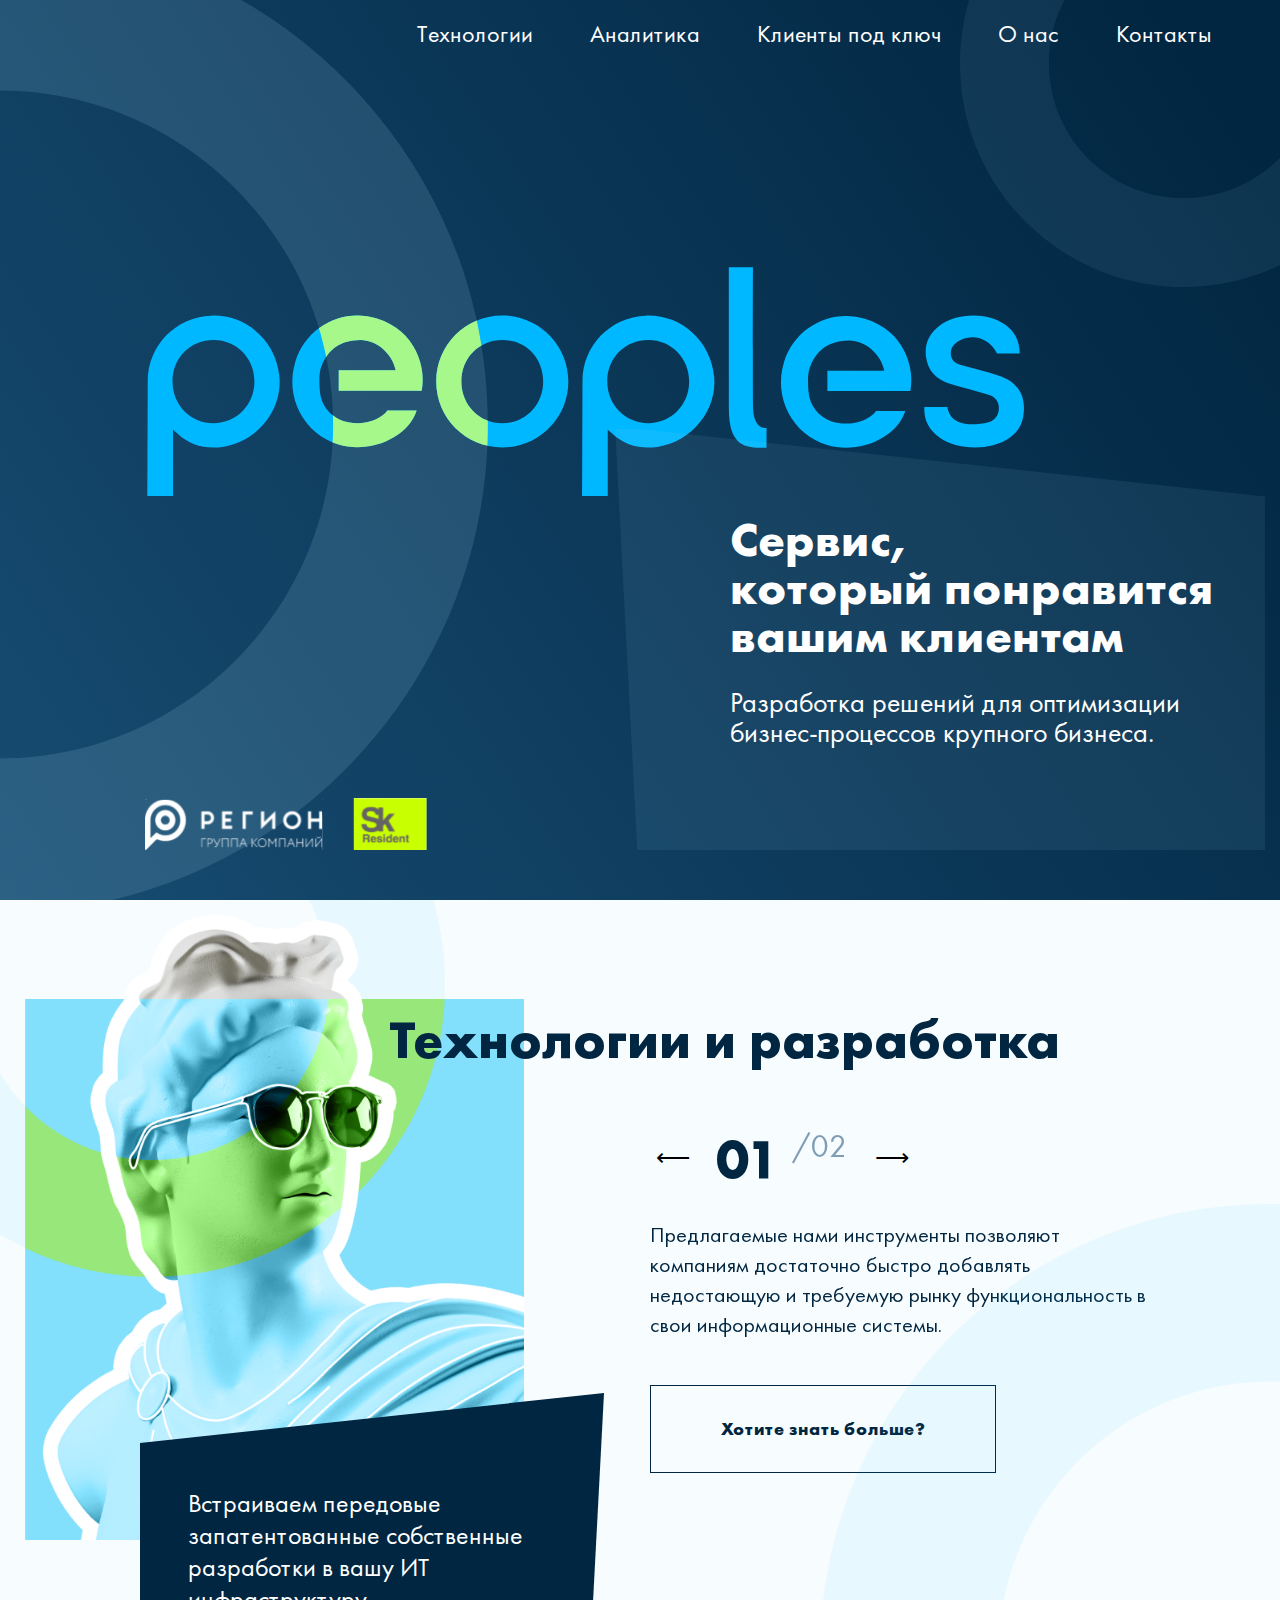
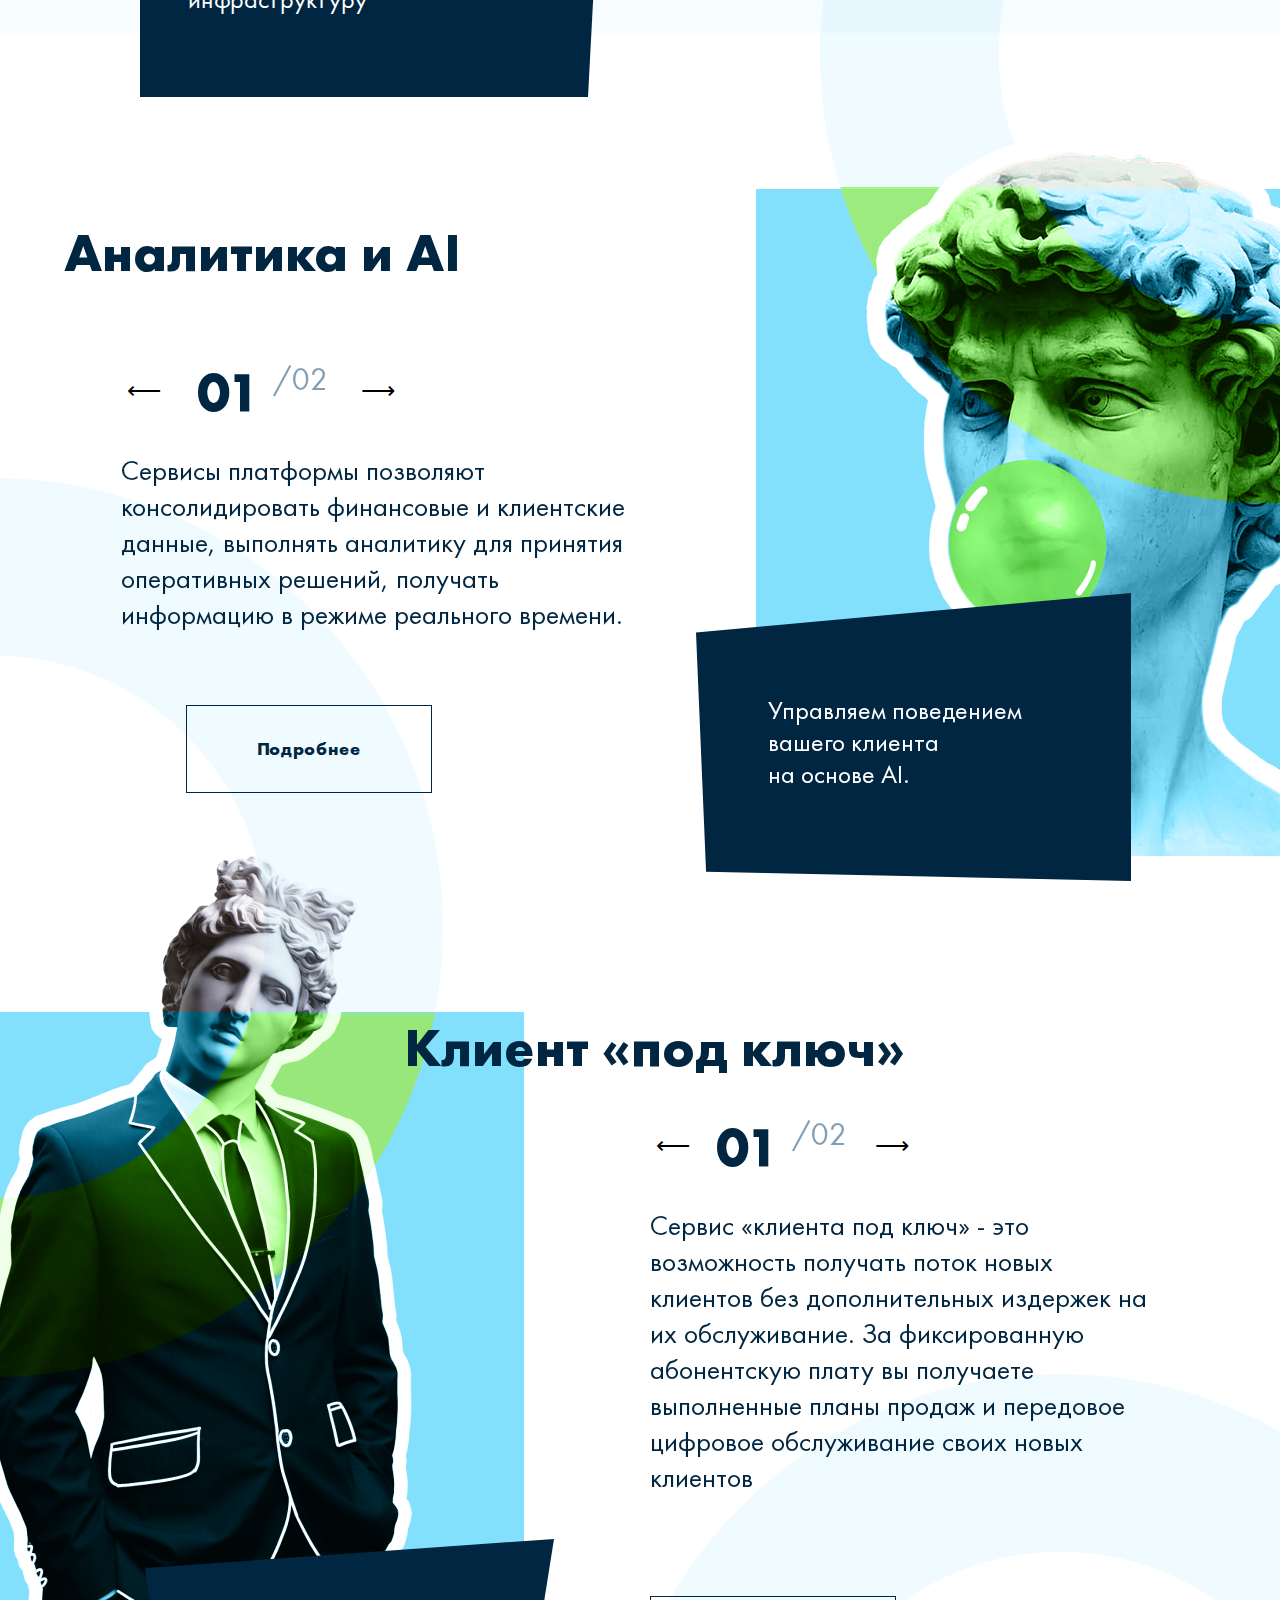
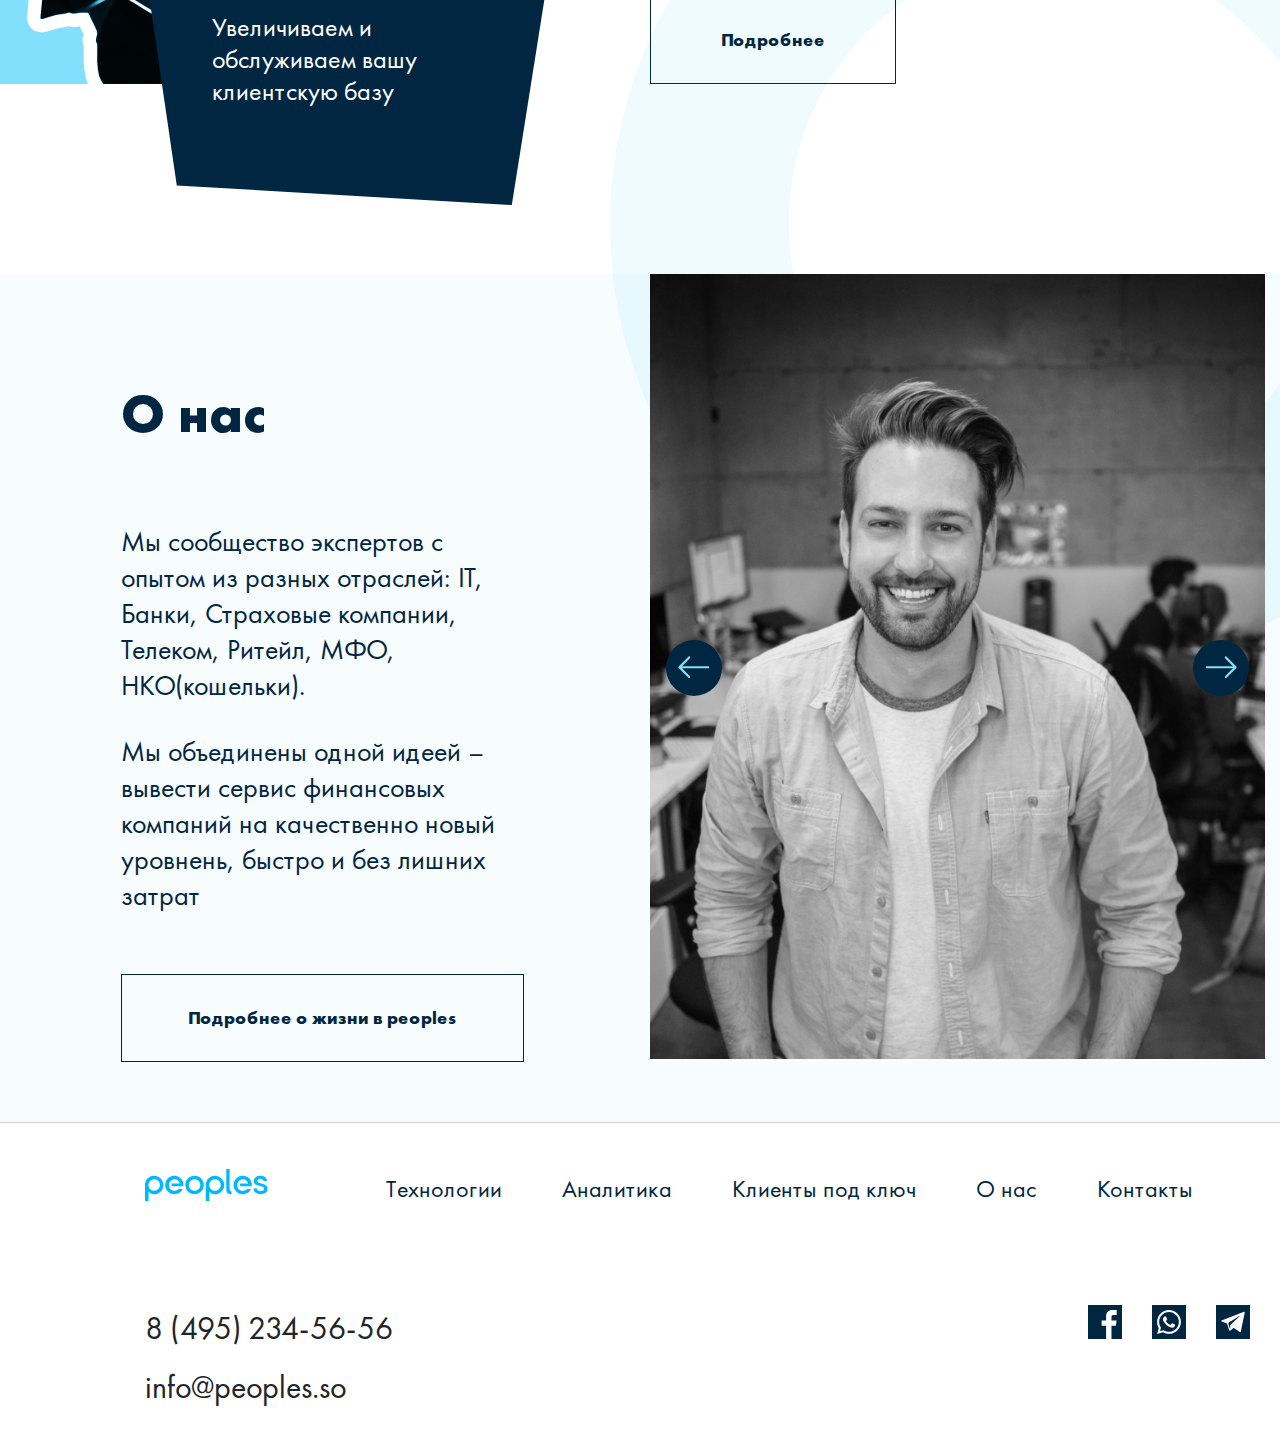
<file: index.html>
<!DOCTYPE html>
<html lang="en">
<head>
  <meta charset="UTF-8">
  <meta name="description" content="">
  <meta name="keywords" content="">
  <link rel="stylesheet" href="css/main.css">
  <meta name="viewport" content="width=device-width, initial-scale=1.0">

  <title></title>
</head>
<body>
<div id="pw">


  <div class="mobileMenu">
    <div class="container">
      <div class="mobileMenuHeader">
        <div class="mobileMenuHeaderLogo">
          <img src="./img/logo.svg" alt="logo">
        </div>
        <div class="mobileMenuClose"><span></span></div>
      </div>
      <div class="mobileMenuNav">
        <a href="development.html">Технологии</a>
        <a href="analytics.html">Аналитика</a>
        <a href="clients.html">Клиенты под ключ</a>
        <a href="about.html">О нас</a>
        <a href="contacts.html">Контакты</a>
      </div>
    </div>
  </div>

  <section class="mainSection mainSection--logo">
    <div class="container container--stretch">
      <header class="mainSectionHeader">
        <div class="mainSectionHeaderBtn">
          <span></span>
        </div>
        <nav class="mainHeaderNav">
          <a href="development.html">Технологии</a>
          <a href="analytics.html">Аналитика</a>
          <a href="clients.html">Клиенты под ключ</a>
          <a href="about.html">О нас</a>
          <a href="contacts.html">Контакты</a>
        </nav>
      </header>


      <div class="mainSectionFooter">
        <div class="mainSectionFooterImg">
          <img src="img/header-footer-logo.svg" alt="logo">
        </div>
        <div class="mainSectionText">
          <h1>Сервис,<br> который понравится<br> вашим клиентам</h1>
          <p>Разработка решений для оптимизации <br> бизнес-процессов крупного бизнеса.</p>
        </div>

      </div>
    </div>
  </section>

  <section class="categorySection categorySection--development categorySection--blue">
    <div class="container">
      <div class="row">
        <div class="col-xl-5 col-lg-5 col-md-5 col-sm-12">
          <div class="categorySectionImg"></div>
          <p class="categorySectionText">Встраиваем передовые запатентованные собственные разработки в вашу ИТ инфраструктуру</p>
        </div>
        <div class="mainCol offset-xl-1 offset-lg-1 offset-md-1 offset-sm-0 col-xl-5 col-lg-6 col-md-6 col-sm-12">
          <h2 class="categorySectionTitle">Технологии и разработка</h2>

          <div class="categorySectionSlider owl-carousel">

            <div class="categorySectionSliderItem">
              <p>Предлагаемые нами инструменты позволяют компаниям достаточно быстро добавлять недостающую и
                требуемую рынку функциональность в свои информационные системы.
              </p>

            </div>
            <div class="categorySectionSliderItem">

              <p>А собранные вместе решения представляют собой полноценную экосистему, отвечающую самым жестким
                требованиям современного финтех сопровождения</p>
            </div>
          </div>
          <a class="categorySectionBtn" href="#">Хотите знать больше?</a>
        </div>
      </div>
    </div>
  </section>

  <section class="categorySection categorySection--analytics">
    <div class="container">
      <div class="row">

        <div class="mainCol col-xl-5 offset-xl-1 col-lg-6 col-md-5 col-sm-12">
          <h2 class="categorySectionTitle">Аналитика и AI </h2>

          <div class="categorySectionSlider owl-carousel">

            <div class="categorySectionSliderItem">
              <p>Сервисы платформы позволяют консолидировать финансовые и клиентские данные, выполнять аналитику для принятия оперативных решений, получать информацию в режиме реального времени.
              </p>
            </div>
            <div class="categorySectionSliderItem">
              <p>Сервисы платформы позволяют консолидировать финансовые и клиентские данные, выполнять аналитику для принятия оперативных решений, получать информацию в режиме реального времени.
              </p>
            </div>
          </div>
          <a class="categorySectionBtn" href="#">Подробнее</a>
        </div>

        <div class="offset-xl-1 offset-lg-1 offset-md-1 offset-sm-0 col-xl-5 col-lg-5 col-md-6 col-sm-12">
          <div class="categorySectionImg"></div>
          <p class="categorySectionText">Управляем поведением<br> вашего клиента<br> на основе AI.</p>
        </div>
      </div>
    </div>
  </section>

  <section class="categorySection categorySection--clients">
    <div class="container">
      <div class="row">
        <div class="col-xl-5 col-lg-5 col-md-5 col-sm-12">
          <div class="categorySectionImg"></div>
          <p class="categorySectionText">Увеличиваем и обслуживаем вашу клиентскую базу</p>
        </div>
        <div class="mainCol offset-xl-1 offset-lg-1 offset-md-1 offset-sm-0 col-xl-5 col-lg-6 col-md-6 col-sm-12">
          <h2 class="categorySectionTitle">Клиент «под ключ»</h2>

          <div class="categorySectionSlider owl-carousel">

            <div class="categorySectionSliderItem">
              <p>Сервис «клиента под ключ» - это возможность получать поток новых клиентов без дополнительных издержек на их обслуживание. За фиксированную абонентскую плату вы получаете выполненные планы продаж и передовое цифровое обслуживание своих новых клиентов</p>
            </div>
            <div class="categorySectionSliderItem">
              <p>Сервис «клиента под ключ» - это возможность получать поток новых клиентов без дополнительных издержек на их обслуживание. За фиксированную абонентскую плату вы получаете выполненные планы продаж и передовое цифровое обслуживание своих новых клиентов</p>
            </div>
          </div>
          <a class="categorySectionBtn" href="#">Подробнее</a>
        </div>
      </div>
    </div>
  </section>

  <section class="categorySection categorySection--blue categorySection--aboutUs">
    <div class="container">
      <div class="categorySection--aboutUs-wave1"></div>
      <div class="row">

        <div class="col-md-4 offset-md-1">
          <h2 class="categorySectionTitle">О нас</h2>

          <p class="categorySectionText">Мы сообщество экспертов с опытом из разных отраслей: IT, Банки, Страховые компании, Телеком, Ритейл, МФО,
            НКО(кошельки).</p>
          <p class="categorySectionText">Мы объединены одной идеей – вывести сервис финансовых компаний на качественно новый уровнень, быстро и без лишних затрат</p>
          <a class="categorySectionBtn" href="#">Подробнее о жизни в peoples</a>
        </div>
        <div class="col-md-6 offset-md-1">
          <div class="categorySectionSliderAbout owl-carousel">
            <div class="categorySectionSliderAboutItem">
              <img src="img/slider-image.jpg" alt="slider-img-1">
            </div>
            <div class="categorySectionSliderAboutItem">
              <img src="img/slider-image.jpg" alt="slider-img-2">
            </div>
          </div>
        </div>
      </div>
    </div>
  </section>

  <footer class="mainFooter">
    <div class="container">
      <div class="mainFooterHeader">
        <a class="mainFooterLogo" href="#"><img src="img/logo.svg" alt="logo"></a>
        <nav class="mainFooterNav">
          <a href="development.html">Технологии</a>
          <a href="analytics.html">Аналитика</a>
          <a href="clients.html">Клиенты под ключ</a>
          <a href="about.html">О нас</a>
          <a href="contacts.html">Контакты</a>
        </nav>
      </div>

      <div class="mainFooterFooter">
        <div class="mainFooterCol">
          <p>8 (495) 234-56-56</p>
          <p>info@peoples.so</p>
        </div>
        <div class="mainFooterCol">
          <ul class="mainFooterSocial">
            <li><a href="#">
              <img src="img/icon-facebook.svg" alt="">
            </a></li>
            <li><a href="#">
              <img src="img/icon-whatsapp.svg" alt="">
            </a></li>
            <li><a href="#">
              <img src="img/icon-telegram.svg" alt="">
            </a></li>
          </ul>
        </div>
      </div>
    </div>
  </footer>


</div>
<script src="js/main.js"></script>
</body>
</html>
</file>
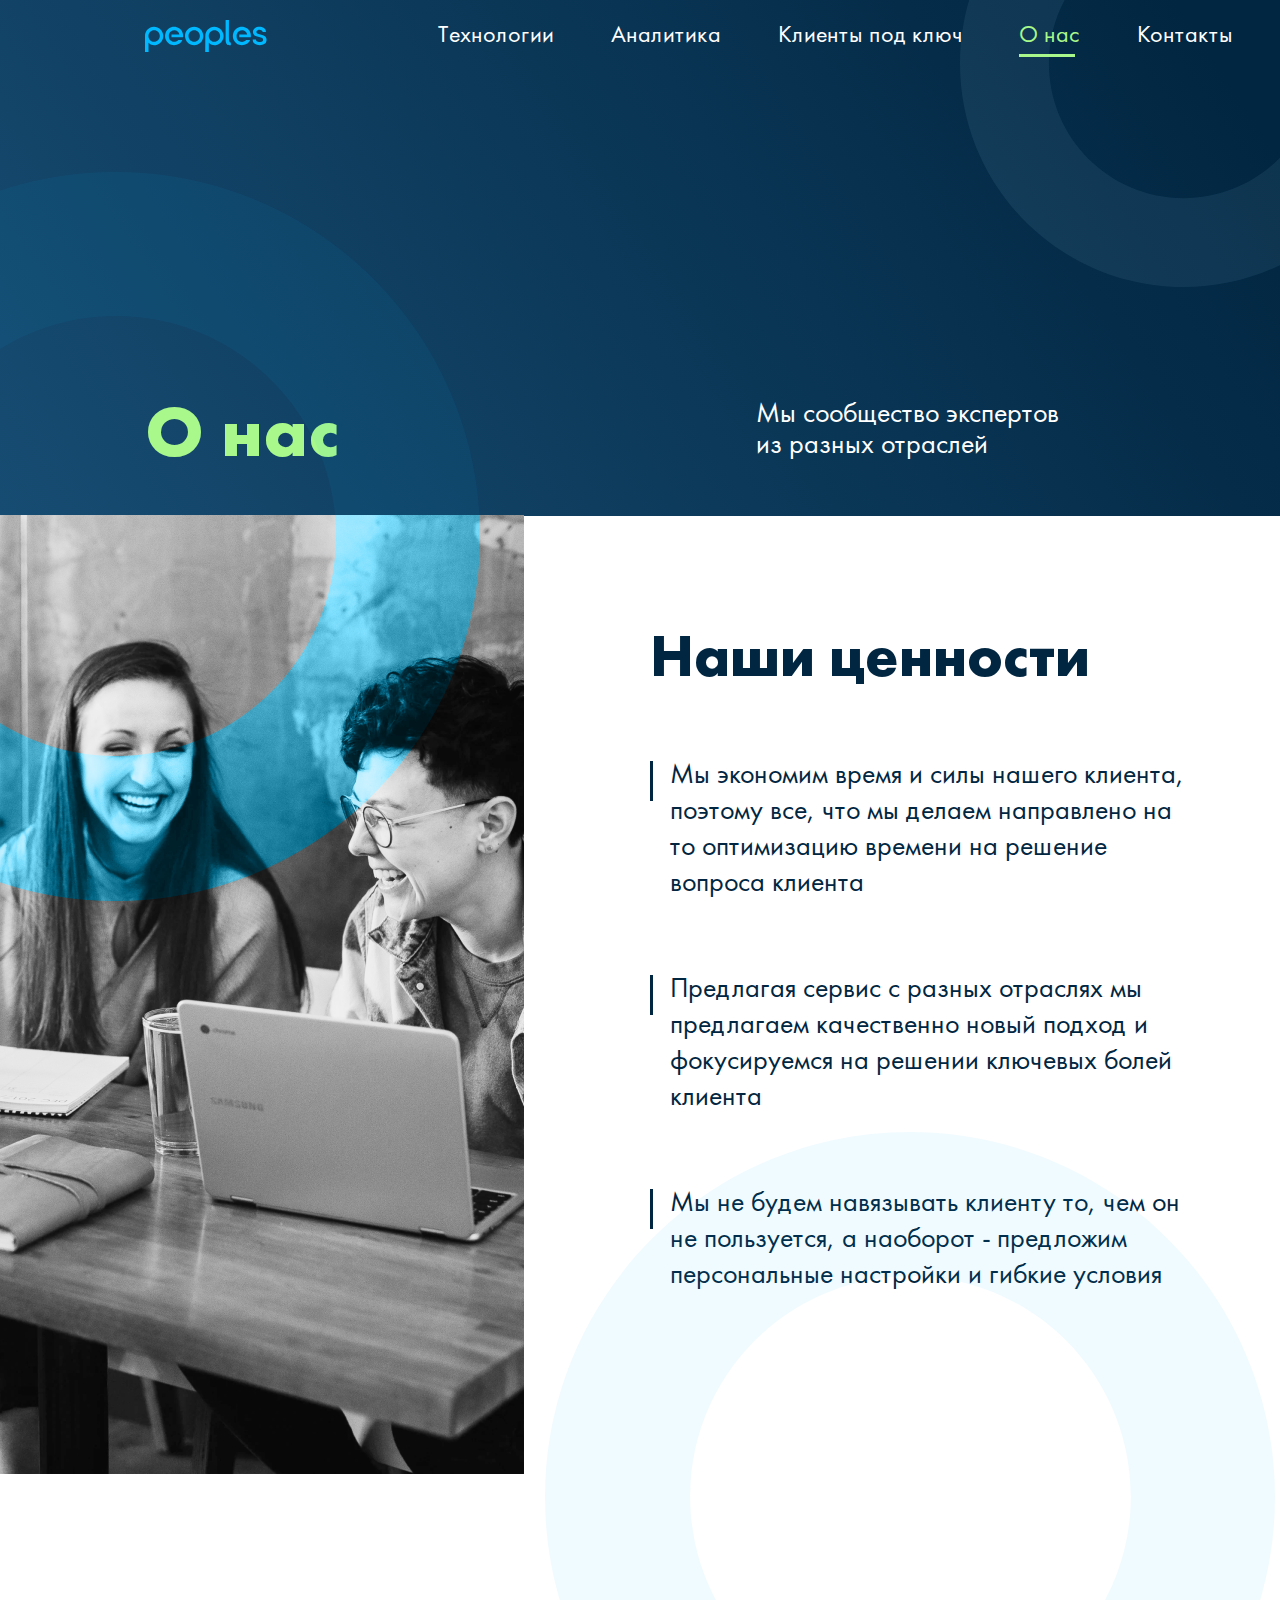
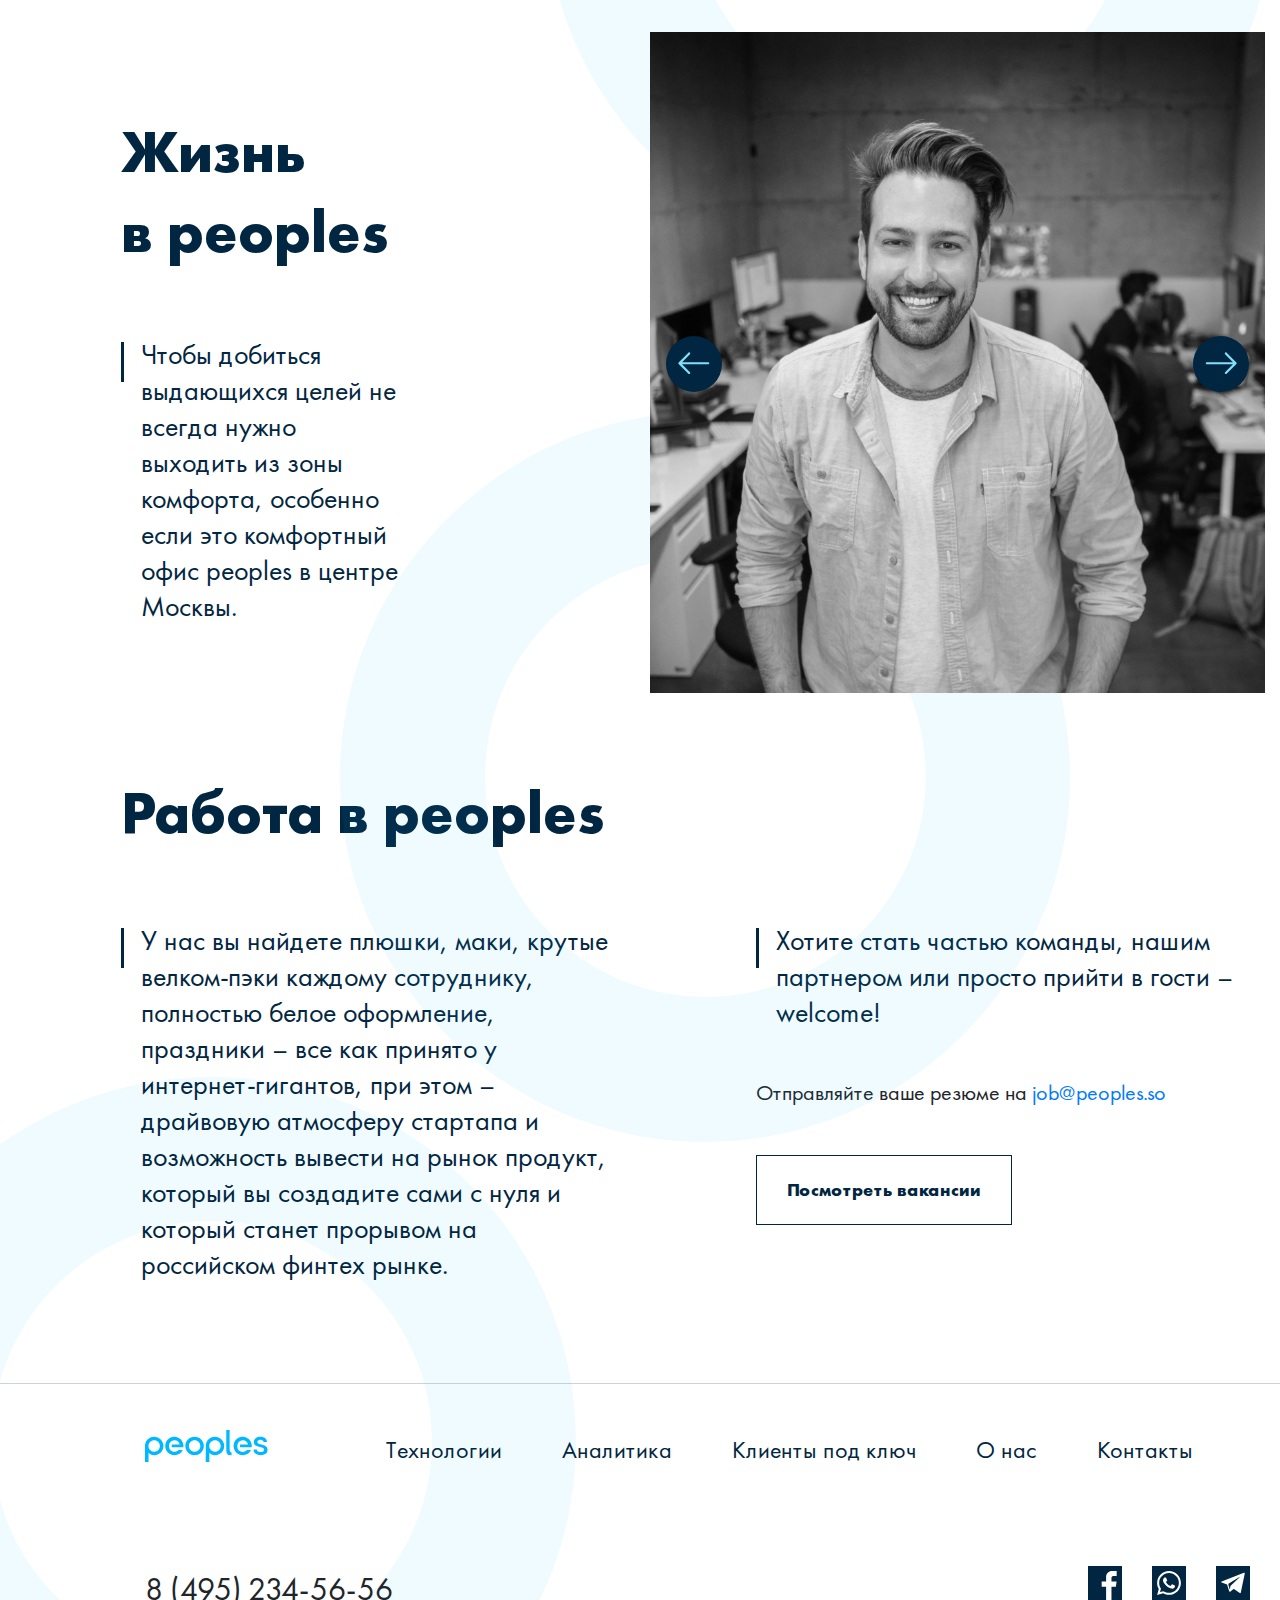
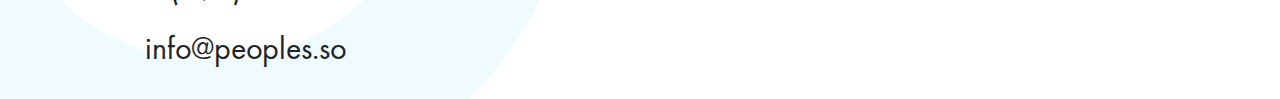
<file: about.html>
<!DOCTYPE html>
<html lang="en">
<head>
  <meta charset="UTF-8">
  <meta name="description" content="">
  <meta name="keywords" content="">
  <link rel="stylesheet" href="css/main.css">
  <meta name="viewport" content="width=device-width, initial-scale=1.0">

  <title></title>
</head>
<body>
<div id="pw">
  <div class="mobileMenu">
    <div class="container">
      <div class="mobileMenuHeader">
        <div class="mobileMenuHeaderLogo">
          <img src="./img/logo.svg" alt="logo">
        </div>
        <div class="mobileMenuClose"><span></span></div>
      </div>
      <div class="mobileMenuNav">
        <a href="development.html">Технологии</a>
        <a href="analytics.html">Аналитика</a>
        <a href="clients.html">Клиенты под ключ</a>
        <a class="active" href="about.html">О нас</a>
        <a href="contacts.html">Контакты</a>
      </div>
    </div>
  </div>

  <section class="mainSection mainSection--page">
    <div class="container">
      <div class="row">
        <div class="col-xl-4 col-lg-3 col-md-6 col-sm-6 col-6">
          <a class="mainSectionLogo" href="index.html">
            <img src="./img/logo.svg" alt="company logo">
          </a>
        </div>
        <div class="col-xl-8 col-lg-9 col-md-6 col-sm-6 col-6">
          <header class="mainSectionHeader">
            <div class="mainSectionHeaderBtn">
              <span></span>
            </div>
            <nav class="mainHeaderNav">
              <a href="development.html">Технологии</a>
              <a href="analytics.html">Аналитика</a>
              <a href="clients.html">Клиенты под ключ</a>
              <a class="active" href="about.html">О нас</a>
              <a href="contacts.html">Контакты</a>
            </nav>
          </header>
        </div>
      </div>

      <div class="row">
        <div class="col-md-6">
          <h1 class="mainSectionFooterTitle">О нас</h1>
        </div>
        <div class="col-md-5 offset-md-1">
          <p class="mainSectionFooterText">Мы сообщество экспертов <br> из разных отраслей</p>
        </div>
      </div>

      <div class="mainSectionRow">
      </div>
    </div>
  </section>

  <section class="
      pageSection
      pageSection--columns
      pageSection--about
    ">
    <div class="container">
      <div class="row">
        <div class="col-lg-5 col-md-5 col-sm-12">
          <div class="pageSectionImg"></div>
        </div>

        <div class="offset-lg-1 col-lg-6 col-md-6 offset-md-1 col-sm-12">
          <h2 class="pageSectionTitle">Наши ценности</h2>
          <p class="pageSectionNote">
            Мы экономим время и силы нашего клиента, поэтому все, что мы делаем направлено на то оптимизацию времени на решение вопроса клиента
          </p>
          <p class="pageSectionNote">
            Предлагая сервис с разных отраслях мы предлагаем качественно новый подход и фокусируемся на решении ключевых болей клиента
          </p>
          <p class="pageSectionNote">Мы не будем навязывать клиенту то, чем он не пользуется, а наоборот - предложим персональные настройки и гибкие
            условия</p>
        </div>

      </div>
    </div>
  </section>

  <section class="pageSection pageSection--about-two">
    <div class="container">
      <div class="row">
        <div class="col-xl-3 offset-xl-1 col-lg-5 offset-lg-0 col-md-4 offset-md-0">
          <h2 class="pageSectionTitle">Жизнь<br> в peoples</h2>
          <p class="pageSectionNote">Чтобы добиться выдающихся целей не всегда нужно выходить из зоны комфорта, особенно если это комфортный офис
            peoples в центре Москвы.</p>
        </div>
        <div class="col-xl-6 offset-xl-2 col-lg-6 offset-lg-1 col-md-6 offset-md-2">
          <div class="pageSection--about-two-wrap">
            <div class="pageSection--about-two-slider owl-carousel">
              <div class="categorySectionSliderAboutItem">
                <img src="img/slider-image.jpg" alt="slider-img-1">
              </div>
              <div class="categorySectionSliderAboutItem">
                <img src="img/slider-image.jpg" alt="slider-img-2">
              </div>
            </div>
          </div>
        </div>
      </div>
    </div>
  </section>

  <section class="pageSection pageSection--about-three">
    <div class="container">

      <div class="row">
        <div class="col-xl-11 offset-xl-1 col-lg-12 offset-lg-0 col-md-12 offset-md-0">
          <h2 class="pageSectionTitle">Работа в peoples</h2>
        </div>
        <div class="col-xl-5 offset-xl-1 col-lg-6 offset-lg-0 col-md-6 offset-md-0">
          <p class="pageSectionNote">У нас вы найдете плюшки, маки, крутые велком-пэки каждому сотруднику, полностью белое оформление, праздники – все
            как принято у интернет-гигантов, при этом – драйвовую атмосферу стартапа и возможность вывести на рынок продукт, который вы создадите сами
            с нуля и который станет прорывом на российском финтех рынке.</p>
        </div>
        <div class="col-xl-5 offset-xl-1 col-lg-5 offset-lg-1 col-md-5 offset-md-1">
          <p class="pageSectionNote">Хотите стать частью команды, нашим партнером или просто прийти в гости – welcome!</p>
          <div class="pageSectionEmail">Отправляйте ваше резюме на <a href="mailto:">job@peoples.so</a></div>
          <a class="categorySectionBtn" href="#">Посмотреть вакансии</a>
        </div>
      </div>
    </div>
  </section>

  <footer class="mainFooter">

    <svg class="mainFooterCircle" width="588" height="638" viewBox="0 0 588 638" fill="none" xmlns="http://www.w3.org/2000/svg">
      <mask id="mask0" mask-type="alpha" maskUnits="userSpaceOnUse" x="0" y="0" width="588" height="638">
        <rect width="588" height="638" fill="white"/>
      </mask>
      <g mask="url(#mask0)">
        <path fill-rule="evenodd" clip-rule="evenodd"
              d="M211.5 745C412.808 745 576 581.808 576 380.5C576 179.192 412.808 16 211.5 16C10.1922 16 -153 179.192 -153 380.5C-153 581.808 10.1922 745 211.5 745ZM212 600C333.503 600 432 501.503 432 380C432 258.497 333.503 160 212 160C90.4978 160 -7.99957 258.497 -7.99957 380C-7.99957 501.503 90.4978 600 212 600Z"
              fill="#00B8FF" fill-opacity="0.06"/>
      </g>
    </svg>

    <div class="container">
      <div class="mainFooterHeader">
        <a class="mainFooterLogo" href="#"><img src="img/logo.svg" alt="logo"></a>
        <nav class="mainFooterNav">
          <a href="development.html">Технологии</a>
          <a href="analytics.html">Аналитика</a>
          <a href="clients.html">Клиенты под ключ</a>
          <a href="about.html">О нас</a>
          <a href="contacts.html">Контакты</a>
        </nav>
      </div>

      <div class="mainFooterFooter">

        <div class="mainFooterCol">
          <p>8 (495) 234-56-56</p>
          <p>info@peoples.so</p>
        </div>
        <div class="mainFooterCol">
          <ul class="mainFooterSocial">
            <li><a href="#">
              <img src="img/icon-facebook.svg" alt="">
            </a></li>
            <li><a href="#">
              <img src="img/icon-whatsapp.svg" alt="">
            </a></li>
            <li><a href="#">
              <img src="img/icon-telegram.svg" alt="">
            </a></li>
          </ul>
        </div>
      </div>
    </div>
  </footer>

</div>
<script src="js/main.js"></script>
</body>
</html>
</file>
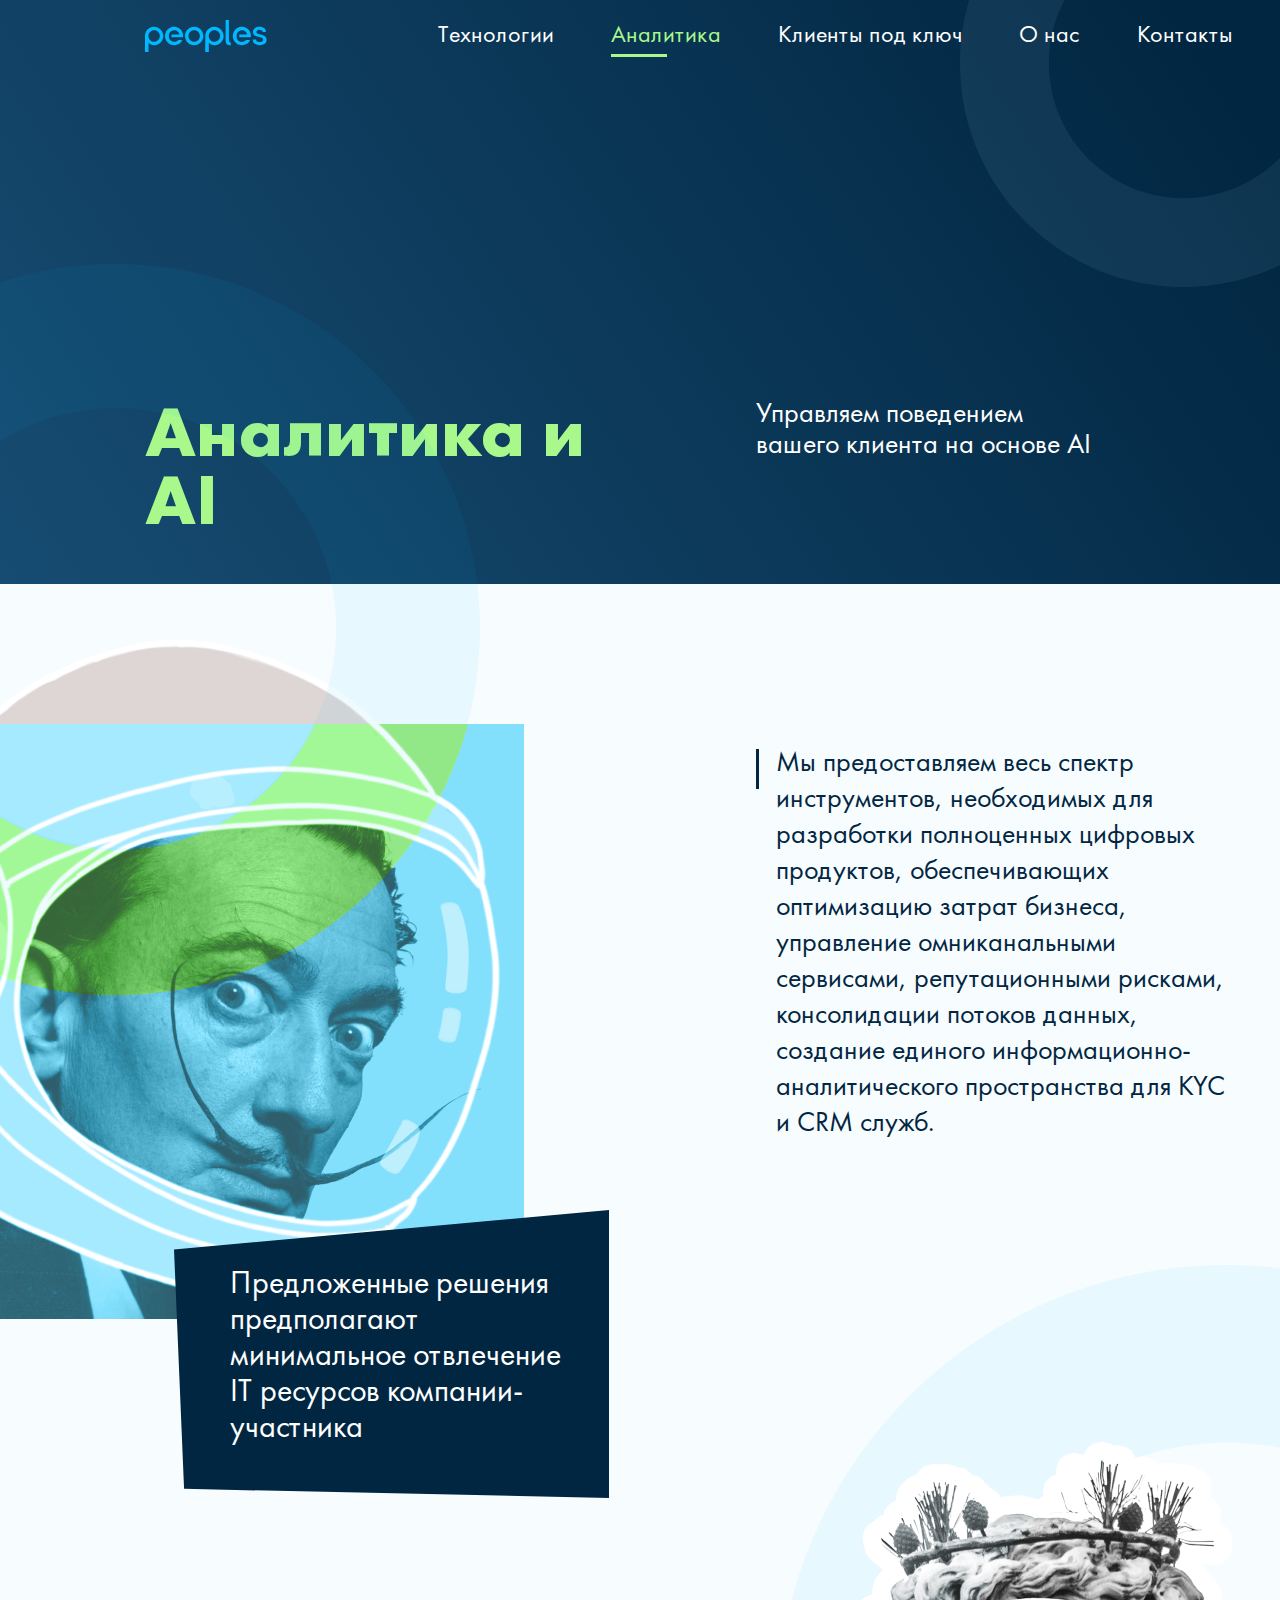
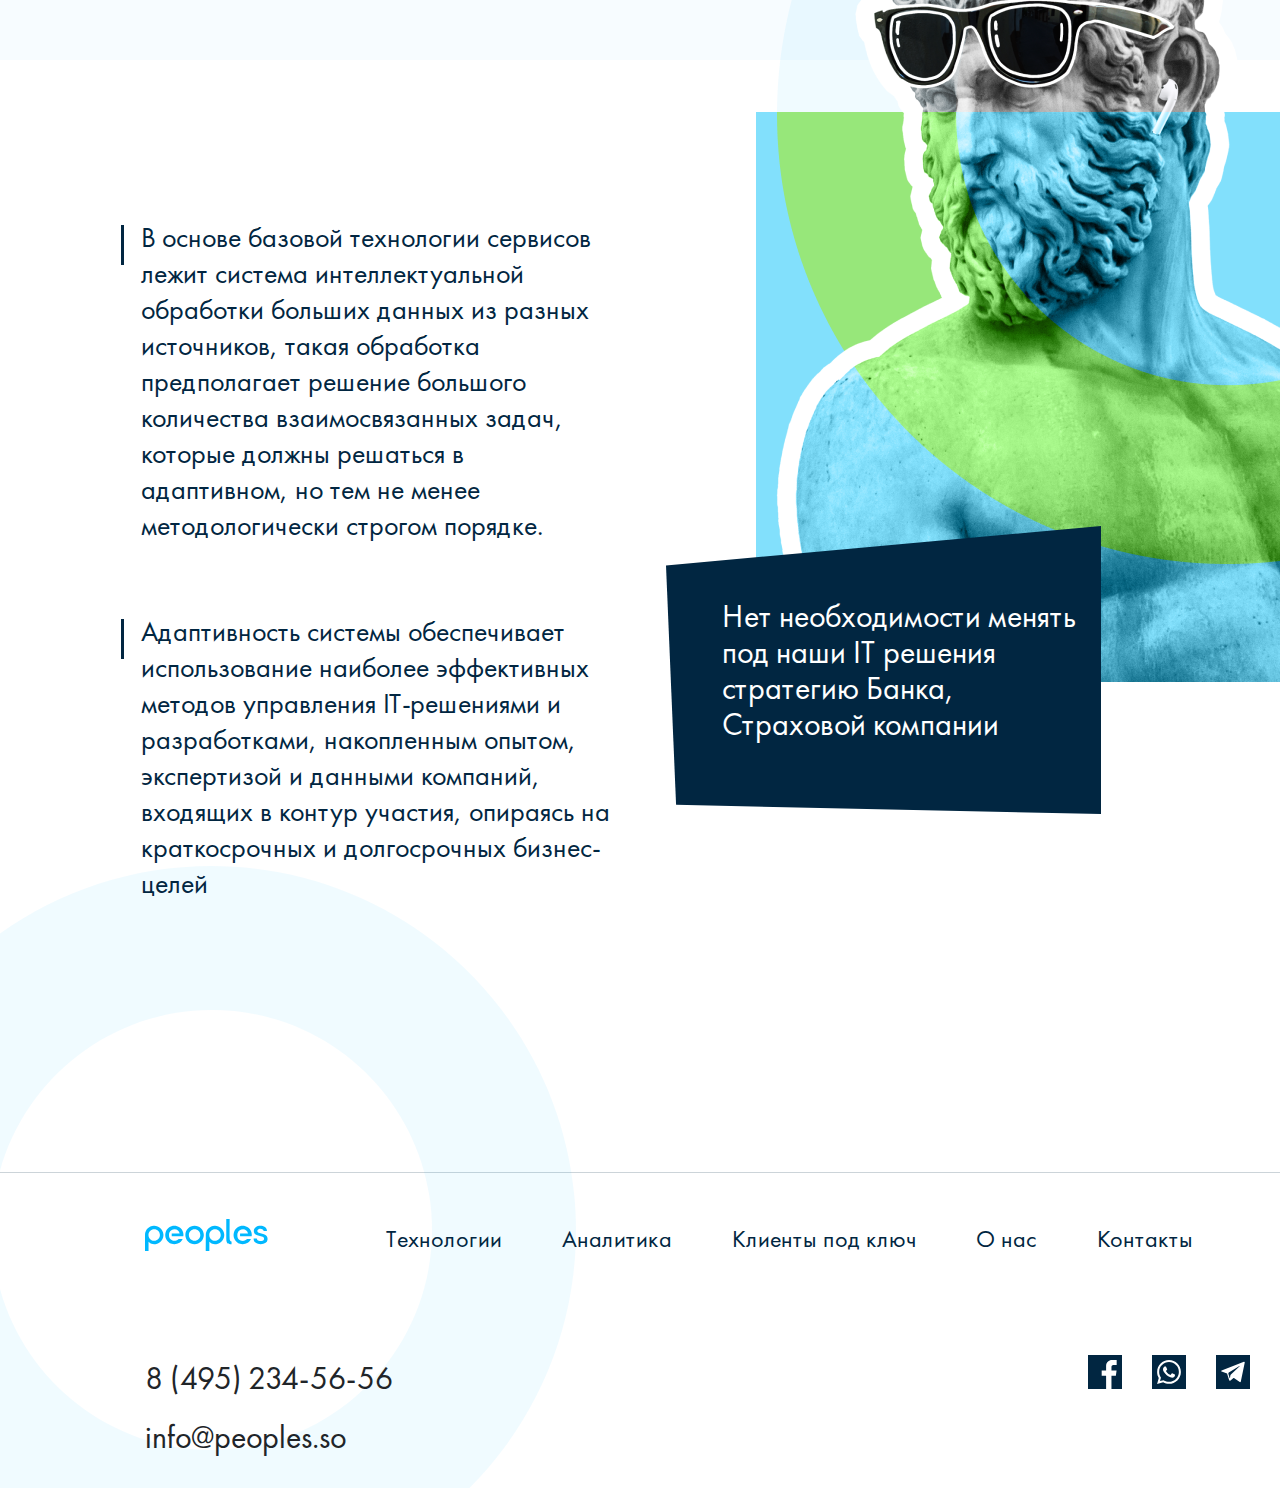
<file: analytics.html>
<!DOCTYPE html>
<html lang="en">
<head>
  <meta charset="UTF-8">
  <meta name="description" content="">
  <meta name="keywords" content="">
  <link rel="stylesheet" href="css/main.css">
  <meta name="viewport" content="width=device-width, initial-scale=1.0">

  <title></title>
</head>
<body>
<div id="pw">
  <div class="mobileMenu">
    <div class="container">

      <div class="mobileMenuHeader">
        <div class="mobileMenuHeaderLogo">
          <img src="./img/logo.svg" alt="logo">
        </div>
        <div class="mobileMenuClose"><span></span></div>
      </div>
      <div class="mobileMenuNav">
        <a href="development.html">Технологии</a>
        <a class="active" href="analytics.html">Аналитика</a>
        <a href="clients.html">Клиенты под ключ</a>
        <a href="about.html">О нас</a>
        <a href="contacts.html">Контакты</a>
      </div>
    </div>
  </div>

  <section class="mainSection mainSection--page">
    <div class="container">
      <div class="row">
        <div class="col-xl-4 col-lg-3 col-md-6 col-sm-6 col-6">
          <a class="mainSectionLogo" href="index.html">
            <img src="./img/logo.svg" alt="company logo">
          </a>
        </div>
        <div class="col-xl-8 col-lg-9 col-md-6 col-sm-6 col-6">
          <header class="mainSectionHeader">
            <div class="mainSectionHeaderBtn">
              <span></span>
            </div>
            <nav class="mainHeaderNav">
              <a href="development.html">Технологии</a>
              <a class="active"  href="analytics.html">Аналитика</a>
              <a href="clients.html">Клиенты под ключ</a>
              <a href="about.html">О нас</a>
              <a href="contacts.html">Контакты</a>
            </nav>
          </header>
        </div>
      </div>


      <div class="row">
        <div class="col-md-6">
          <h1 class="mainSectionFooterTitle">Аналитика и AI</h1>
        </div>
        <div class="col-md-5 offset-md-1">
          <p class="mainSectionFooterText">Управляем поведением <br> вашего клиента на основе AI</p>
        </div>
      </div>

      <div class="mainSectionRow">
      </div>
    </div>
  </section>

  <section class="pageSection pageSection--blue pageSection--padding pageSection--analytics">
    <div class="container">
      <div class="row">

        <div class="col-xl-5 col-lg-5 col-md-5">
          <div class="pageSectionImg"></div>
          <p class="pageSectionText pageSectionText--analytics">Предложенные решения предполагают минимальное отвлечение IT ресурсов компании-участника </p>
        </div>
        <div class="col-xl-5 offset-xl-2 col-lg-5 offset-lg-1 col-md-5 offset-md-2">
          <p class="pageSectionNote">Мы предоставляем весь спектр инструментов, необходимых для разработки полноценных цифровых продуктов, обеспечивающих оптимизацию затрат бизнеса, управление омниканальными сервисами, репутационными рисками, консолидации потоков данных, создание единого информационно-аналитического пространства для KYC и CRM служб.</p>

        </div>
      </div>
    </div>
  </section>

  <section class="pageSection pageSection--padding pageSection--analytics-two">
    <div class="container">
      <div class="row">
        <div class="col-xl-5 offset-xl-1 col-lg-5 offset-lg-0 col-md-5 offset-md-0">
          <p class="pageSectionNote">В основе базовой технологии сервисов лежит система интеллектуальной обработки больших данных из разных источников, такая обработка предполагает решение большого количества взаимосвязанных задач, которые должны решаться в адаптивном, но тем не менее методологически строгом порядке.</p>
          <p class="pageSectionNote"> Адаптивность системы обеспечивает использование наиболее эффективных методов
            управления IT-решениями и
            разработками, накопленным опытом, экспертизой и данными компаний, входящих в контур участия, опираясь на краткосрочных и долгосрочных бизнес-целей</p>
        </div>
        <div class="col-xl-5 offset-xl-1 col-lg-5 offset-lg-1 col-md-5 offset-md-1">
          <div class="pageSectionImg"></div>
          <p class="pageSectionText pageSectionText--analytics-two"> Нет необходимости менять под наши IT решения стратегию Банка, Страховой
            компании</p>
        </div>
      </div>
    </div>
  </section>


  <footer class="mainFooter">

    <svg class="mainFooterCircle" width="588" height="638" viewBox="0 0 588 638" fill="none" xmlns="http://www.w3.org/2000/svg">
      <mask id="mask0" mask-type="alpha" maskUnits="userSpaceOnUse" x="0" y="0" width="588" height="638">
        <rect width="588" height="638" fill="white"/>
      </mask>
      <g mask="url(#mask0)">
        <path fill-rule="evenodd" clip-rule="evenodd" d="M211.5 745C412.808 745 576 581.808 576 380.5C576 179.192 412.808 16 211.5 16C10.1922 16 -153 179.192 -153 380.5C-153 581.808 10.1922 745 211.5 745ZM212 600C333.503 600 432 501.503 432 380C432 258.497 333.503 160 212 160C90.4978 160 -7.99957 258.497 -7.99957 380C-7.99957 501.503 90.4978 600 212 600Z" fill="#00B8FF" fill-opacity="0.06"/>
      </g>
    </svg>

    <div class="container">
      <div class="mainFooterHeader">
        <a class="mainFooterLogo" href="#"><img src="img/logo.svg" alt="logo"></a>
        <nav class="mainFooterNav">
          <a href="development.html">Технологии</a>
          <a href="analytics.html">Аналитика</a>
          <a href="clients.html">Клиенты под ключ</a>
          <a href="about.html">О нас</a>
          <a href="contacts.html">Контакты</a>
        </nav>
      </div>

      <div class="mainFooterFooter">

        <div class="mainFooterCol">
          <p>8 (495) 234-56-56</p>
          <p>info@peoples.so</p>
        </div>
        <div class="mainFooterCol">
          <ul class="mainFooterSocial">
            <li><a href="#">
              <img src="img/icon-facebook.svg" alt="">
            </a></li>
            <li><a href="#">
              <img src="img/icon-whatsapp.svg" alt="">
            </a></li>
            <li><a href="#">
              <img src="img/icon-telegram.svg" alt="">
            </a></li>
          </ul>
        </div>
      </div>
    </div>
  </footer>


</div>
<script src="js/main.js"></script>
</body>
</html>
</file>
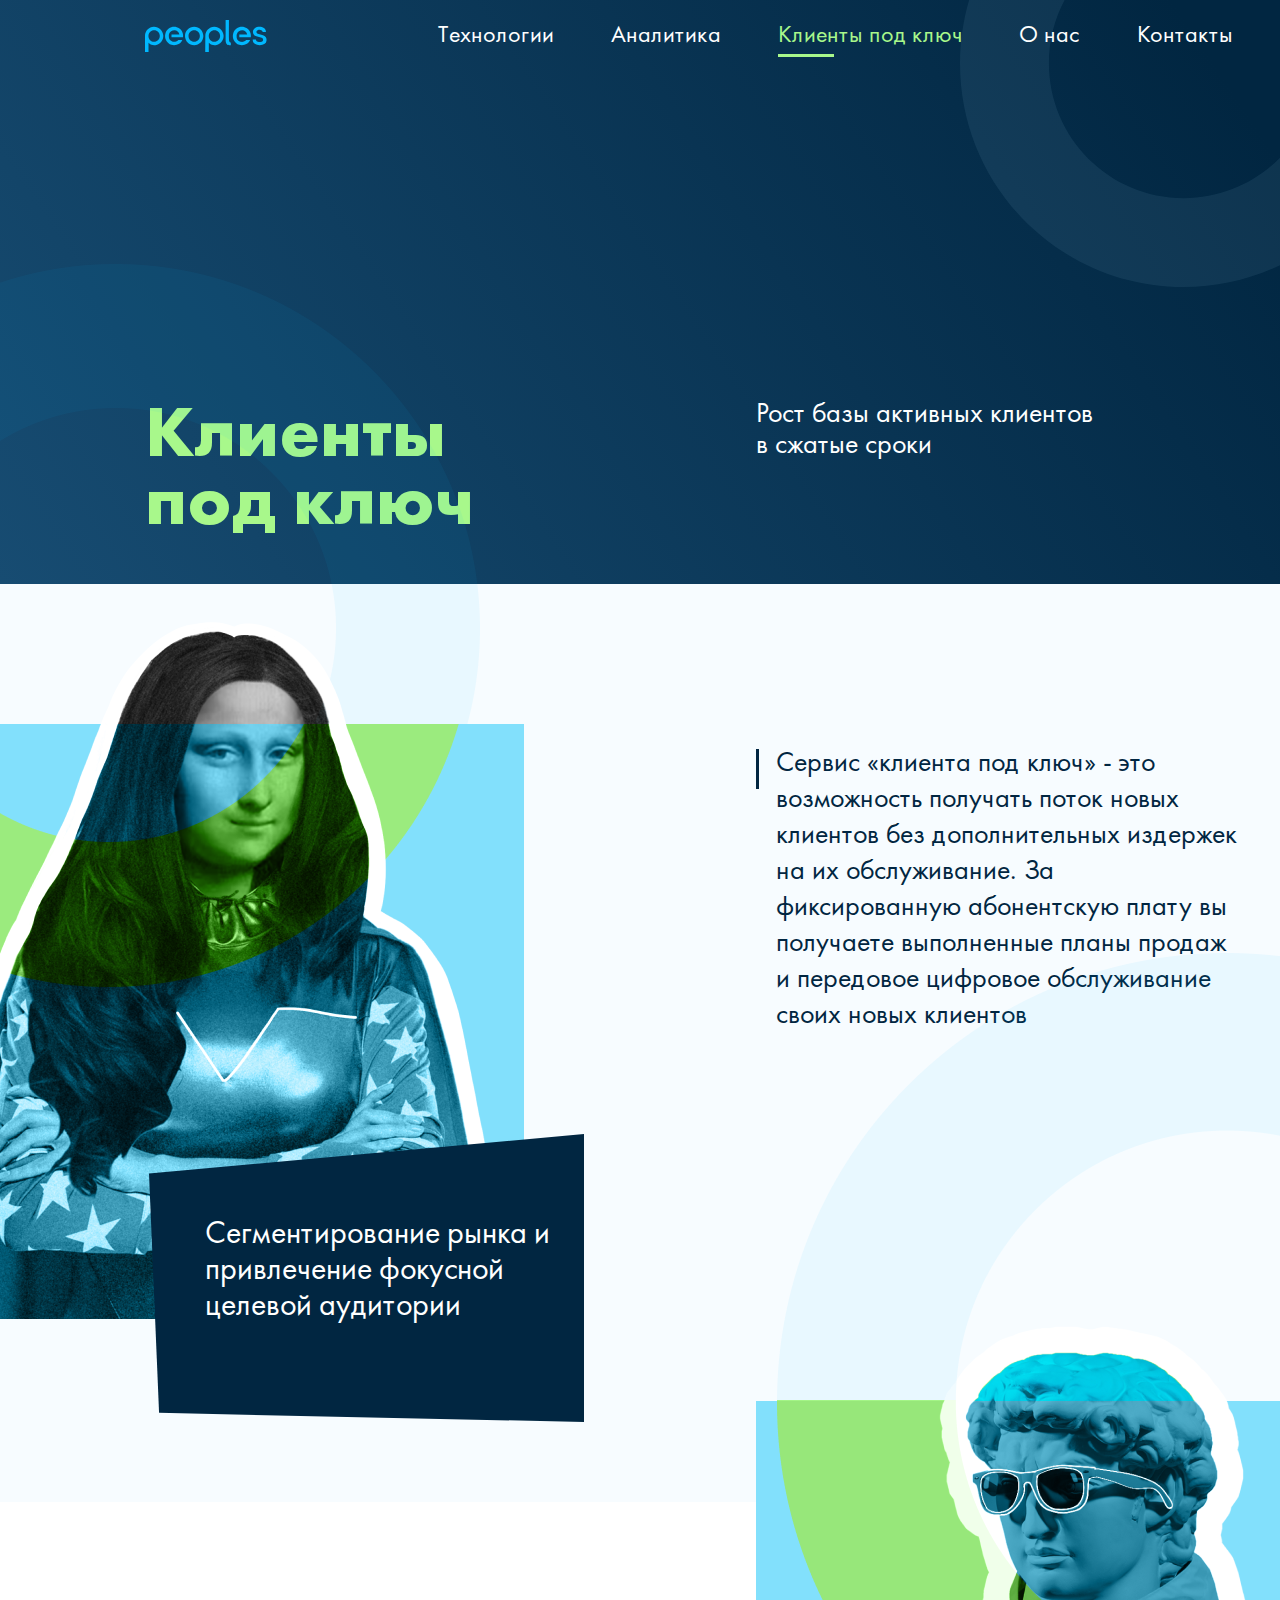
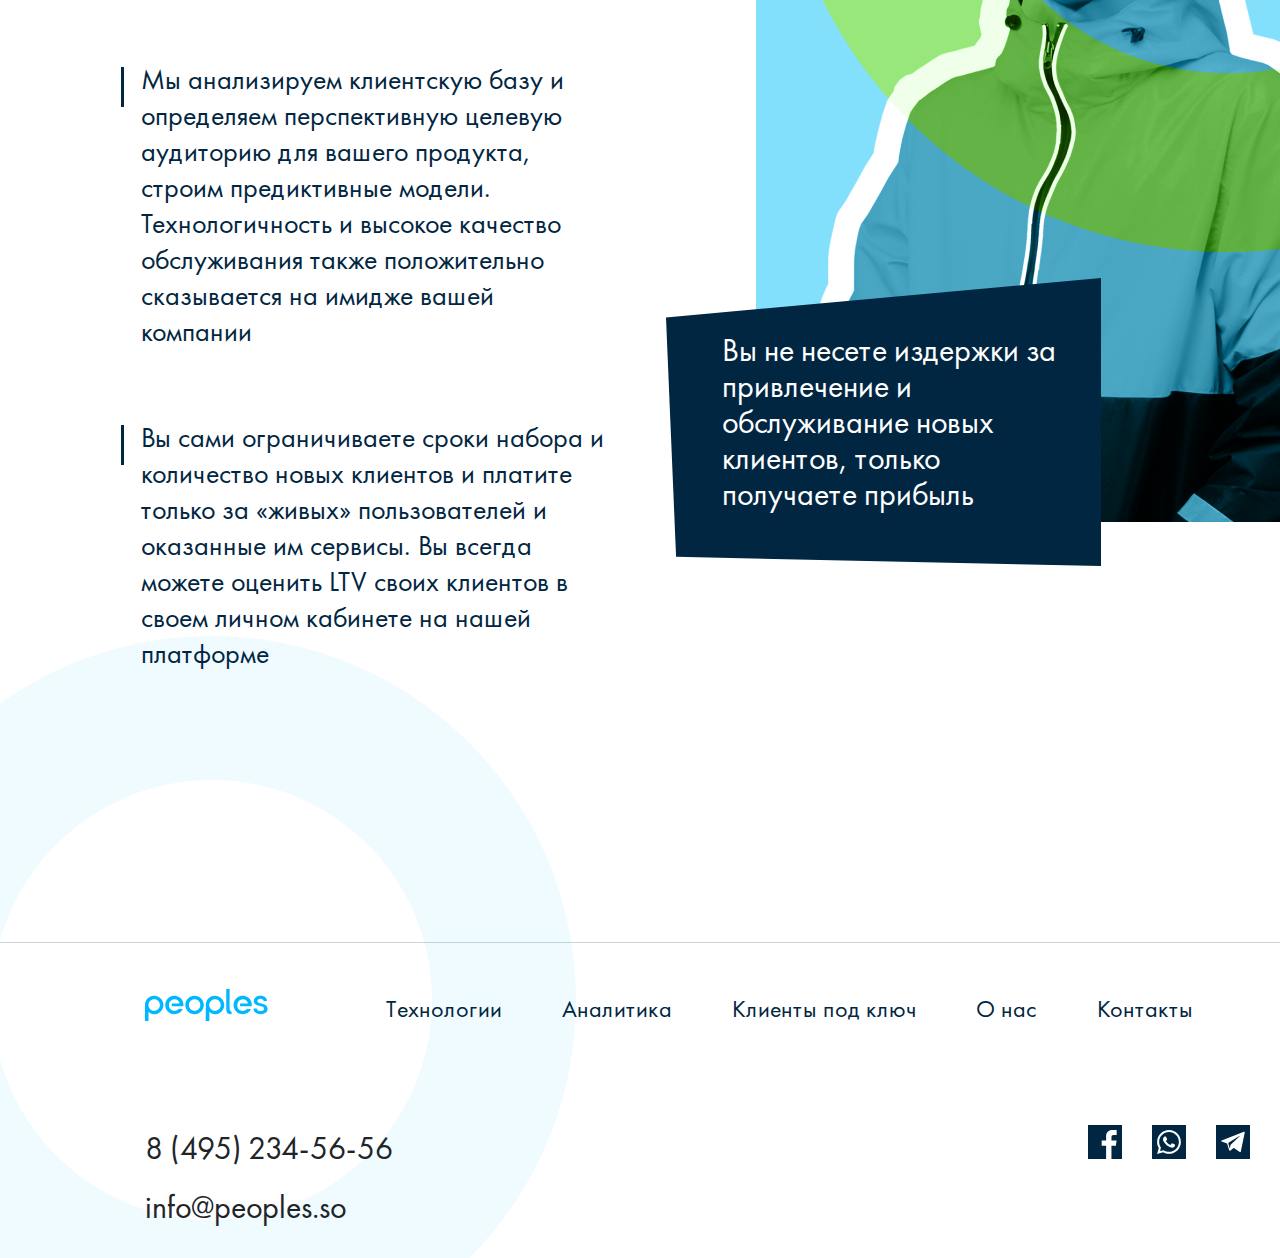
<file: clients.html>
<!DOCTYPE html>
<html lang="en">
<head>
  <meta charset="UTF-8">
  <meta name="description" content="">
  <meta name="keywords" content="">
  <link rel="stylesheet" href="css/main.css">
  <meta name="viewport" content="width=device-width, initial-scale=1.0">

  <title></title>
</head>
<body>
<div id="pw">
  <div class="mobileMenu">
    <div class="container">

      <div class="mobileMenuHeader">
        <div class="mobileMenuHeaderLogo">
          <img src="./img/logo.svg" alt="logo">
        </div>
        <div class="mobileMenuClose"><span></span></div>
      </div>
      <div class="mobileMenuNav">
        <a href="development.html">Технологии</a>
        <a href="analytics.html">Аналитика</a>
        <a class="active" href="clients.html">Клиенты под ключ</a>
        <a href="about.html">О нас</a>
        <a href="contacts.html">Контакты</a>
      </div>
    </div>
  </div>

  <section class="mainSection mainSection--page">
    <div class="container">
      <div class="row">
        <div class="col-xl-4 col-lg-3 col-md-6 col-sm-6 col-6">
          <a class="mainSectionLogo" href="index.html">
            <img src="./img/logo.svg" alt="company logo">
          </a>
        </div>
        <div class="col-xl-8 col-lg-9 col-md-6 col-sm-6 col-6">
          <header class="mainSectionHeader">
            <div class="mainSectionHeaderBtn">
              <span></span>
            </div>
            <nav class="mainHeaderNav">
              <a href="development.html">Технологии</a>
              <a href="analytics.html">Аналитика</a>
              <a class="active" href="clients.html">Клиенты под ключ</a>
              <a href="about.html">О нас</a>
              <a href="contacts.html">Контакты</a>
            </nav>
          </header>
        </div>
      </div>

      <div class="row">
        <div class="col-md-6">
          <h1 class="mainSectionFooterTitle">Клиенты <br>под ключ</h1>
        </div>
        <div class="col-md-5 offset-md-1">
          <p class="mainSectionFooterText">Рост базы активных клиентов <br> в сжатые сроки</p>
        </div>
      </div>

      <div class="mainSectionRow">
      </div>
    </div>
  </section>

  <section class="pageSection pageSection--blue pageSection--padding pageSection--clients">
    <div class="container">
      <div class="row">

        <div class="col-md-5">
          <div class="pageSectionImg"></div>
          <p class="pageSectionText pageSectionText--clients">Сегментирование рынка и привлечение фокусной целевой аудитории</p>
        </div>
        <div class="col-md-5 offset-md-2">
          <p class="pageSectionNote">Сервис «клиента под ключ» - это возможность получать поток новых клиентов без дополнительных издержек на их обслуживание. За фиксированную абонентскую плату вы получаете выполненные планы продаж и передовое цифровое обслуживание своих новых клиентов</p>

        </div>
      </div>
    </div>
  </section>

  <section class="pageSection pageSection--padding pageSection--clients-two">
    <div class="container">
      <div class="row">
        <div class="col-xl-5 offset-xl-1 col-lg-5 offset-lg-0 col-md-5 offset-md-0">
          <p class="pageSectionNote">Мы анализируем клиентскую базу и определяем перспективную целевую аудиторию для вашего продукта, строим предиктивные модели. Технологичность и высокое качество обслуживания также положительно сказывается на имидже вашей компании</p>
          <p class="pageSectionNote">Вы сами ограничиваете сроки набора и количество новых клиентов и платите только за «живых» пользователей и оказанные им сервисы. Вы всегда можете оценить LTV своих клиентов в своем личном кабинете на нашей платформе</p>
        </div>
        <div class="col-xl-5 offset-xl-1 col-lg-5 offset-lg-2 col-md-5 offset-md-2">
          <div class="pageSectionImg"></div>
          <p class="pageSectionText pageSectionText--clients-two">Вы не несете издержки за привлечение и обслуживание новых клиентов, только получаете
            прибыль</p>
        </div>
      </div>
    </div>
  </section>


  <footer class="mainFooter">

    <svg class="mainFooterCircle" width="588" height="638" viewBox="0 0 588 638" fill="none" xmlns="http://www.w3.org/2000/svg">
      <mask id="mask0" mask-type="alpha" maskUnits="userSpaceOnUse" x="0" y="0" width="588" height="638">
        <rect width="588" height="638" fill="white"/>
      </mask>
      <g mask="url(#mask0)">
        <path fill-rule="evenodd" clip-rule="evenodd" d="M211.5 745C412.808 745 576 581.808 576 380.5C576 179.192 412.808 16 211.5 16C10.1922 16 -153 179.192 -153 380.5C-153 581.808 10.1922 745 211.5 745ZM212 600C333.503 600 432 501.503 432 380C432 258.497 333.503 160 212 160C90.4978 160 -7.99957 258.497 -7.99957 380C-7.99957 501.503 90.4978 600 212 600Z" fill="#00B8FF" fill-opacity="0.06"/>
      </g>
    </svg>

    <div class="container">
      <div class="mainFooterHeader">
        <a class="mainFooterLogo" href="#"><img src="img/logo.svg" alt="logo"></a>
        <nav class="mainFooterNav">
          <a href="development.html">Технологии</a>
          <a href="analytics.html">Аналитика</a>
          <a href="clients.html">Клиенты под ключ</a>
          <a href="about.html">О нас</a>
          <a href="contacts.html">Контакты</a>
        </nav>
      </div>

      <div class="mainFooterFooter">

        <div class="mainFooterCol">
          <p>8 (495) 234-56-56</p>
          <p>info@peoples.so</p>
        </div>
        <div class="mainFooterCol">
          <ul class="mainFooterSocial">
            <li><a href="#">
              <img src="img/icon-facebook.svg" alt="">
            </a></li>
            <li><a href="#">
              <img src="img/icon-whatsapp.svg" alt="">
            </a></li>
            <li><a href="#">
              <img src="img/icon-telegram.svg" alt="">
            </a></li>
          </ul>
        </div>
      </div>
    </div>
  </footer>


</div>
<script src="js/main.js"></script>
</body>
</html>
</file>
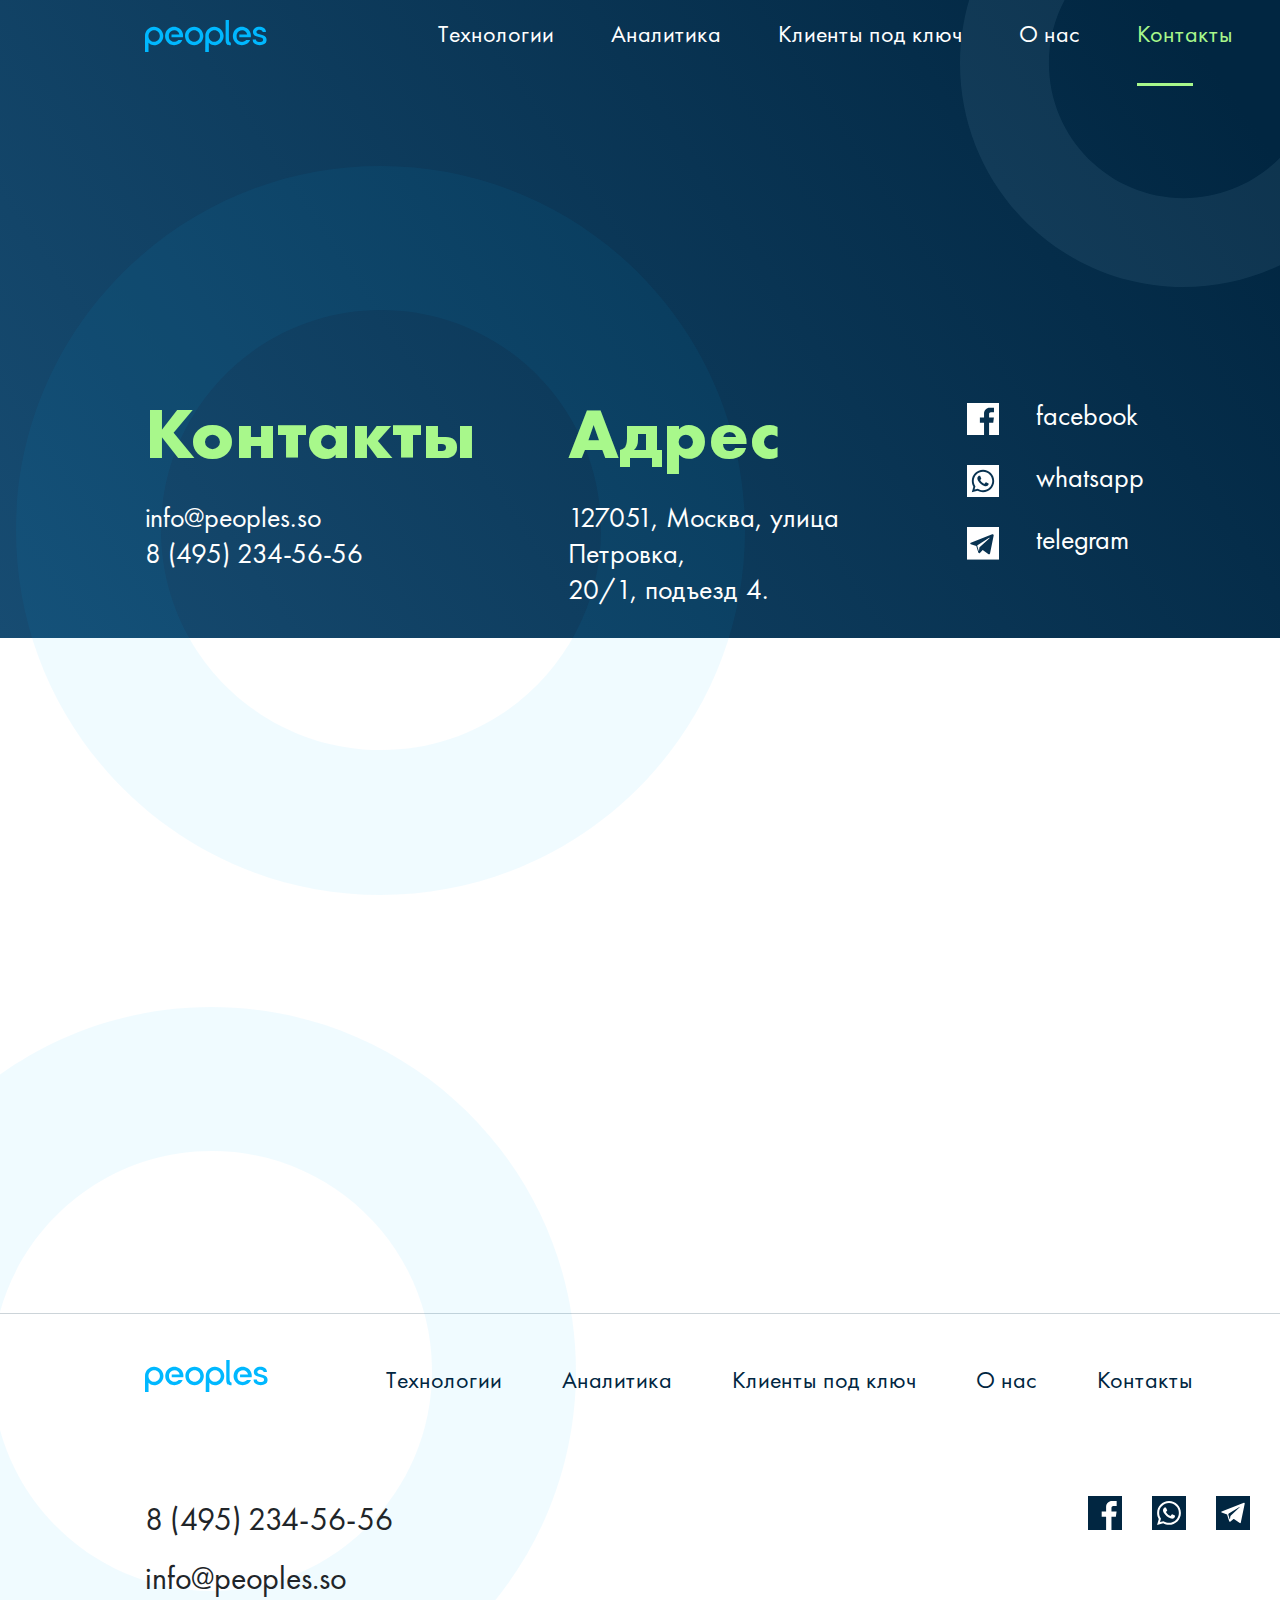
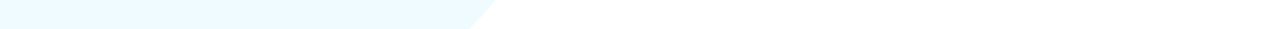
<file: contacts.html>
<!DOCTYPE html>
<html lang="en">
<head>
  <meta charset="UTF-8">
  <meta name="description" content="">
  <meta name="keywords" content="">
  <link rel="stylesheet" href="css/main.css">
  <link rel="stylesheet" href="css/leaflet.css">
  <meta name="viewport" content="width=device-width, initial-scale=1.0">


  <title></title>
</head>
<body>
<div id="pw">


  <div class="mobileMenu">
    <div class="container">
      <div class="mobileMenuHeader">
        <div class="mobileMenuHeaderLogo">
          <img src="./img/logo.svg" alt="logo">
        </div>
        <div class="mobileMenuClose"><span></span></div>
      </div>
      <div class="mobileMenuNav">
        <a href="development.html">Технологии</a>
        <a href="analytics.html">Аналитика</a>
        <a href="clients.html">Клиенты под ключ</a>
        <a href="about.html">О нас</a>
        <a class="active" href="contacts.html">Контакты</a>
      </div>
    </div>
  </div>

  <section class="mainSection mainSection--page mainSection--page--circle">
    <div class="container">
      <div class="row">
        <div class="col-xl-4 col-lg-3 col-md-6 col-sm-6 col-6">
          <a class="mainSectionLogo" href="index.html">
            <img src="./img/logo.svg" alt="company logo">
          </a>
        </div>
        <div class="col-xl-8 col-lg-9 col-md-6 col-sm-6 col-6">
          <header class="mainSectionHeader">
            <div class="mainSectionHeaderBtn">
              <span></span>
            </div>
            <nav class="mainHeaderNav">
              <a href="development.html">Технологии</a>
              <a href="analytics.html">Аналитика</a>
              <a href="clients.html">Клиенты под ключ</a>
              <a href="about.html">О нас</a>
              <a class="active" href="contacts.html">Контакты</a>
            </nav>
          </header>
        </div>
      </div>

      <div class="row">
        <div class="col-xl-4 col-lg-6 col-md-6 col-sm-12 ">
          <span class="mainSectionTitle">Контакты </span>
          <p class="mainSectionSuptext">info@peoples.so  </p>
          <p class="mainSectionSuptext">8 (495) 234-56-56<p/>
        </div>
        <div class="col-xl-5 col-lg-6 col-md-5 offset-md-1 col-sm-12 offset-sm-0 offset-xl-0 offset-lg-0">
          <span class="mainSectionTitle">Адрес </span>
          <p class="mainSectionSuptext">127051, Москва, улица Петровка,</p>
          <p class="mainSectionSuptext">20/1, подъезд 4.</p>
        </div>
        <div class="col-xl-3 col-lg-12 col-md-12 col-sm-12">
          <ul class="mainSectionSocial">
            <li>
              <a href="#">
                <img src="img/icon-facebook-white.svg" alt="">
                <span>facebook</span>
              </a>
            </li>
            <li>
              <a href="#">
                <img src="img/icon-whatsapp-white.svg" alt="">
                <span>whatsapp</span>
              </a>
            </li>
            <li>
              <a href="#">
                <img src="img/icon-telegram-white.svg" alt="">
                <span>telegram</span>
              </a>
            </li>
          </ul>
        </div>
      </div>

    </div>
  </section>




  <div class="contactMap" id="map"></div>


  <footer class="mainFooter">

    <svg class="mainFooterCircle" width="588" height="638" viewBox="0 0 588 638" fill="none" xmlns="http://www.w3.org/2000/svg">
      <mask id="mask0" mask-type="alpha" maskUnits="userSpaceOnUse" x="0" y="0" width="588" height="638">
        <rect width="588" height="638" fill="white"/>
      </mask>
      <g mask="url(#mask0)">
        <path fill-rule="evenodd" clip-rule="evenodd" d="M211.5 745C412.808 745 576 581.808 576 380.5C576 179.192 412.808 16 211.5 16C10.1922 16 -153 179.192 -153 380.5C-153 581.808 10.1922 745 211.5 745ZM212 600C333.503 600 432 501.503 432 380C432 258.497 333.503 160 212 160C90.4978 160 -7.99957 258.497 -7.99957 380C-7.99957 501.503 90.4978 600 212 600Z" fill="#00B8FF" fill-opacity="0.06"/>
      </g>
    </svg>

    <div class="container">
      <div class="mainFooterHeader">
        <a class="mainFooterLogo" href="#"><img src="img/logo.svg" alt="logo"></a>
        <nav class="mainFooterNav">
          <a href="development.html">Технологии</a>
          <a href="analytics.html">Аналитика</a>
          <a href="clients.html">Клиенты под ключ</a>
          <a href="about.html">О нас</a>
          <a href="contacts.html">Контакты</a>
        </nav>
      </div>

      <div class="mainFooterFooter">
        <div class="mainFooterCol">
          <p>8 (495) 234-56-56</p>
          <p>info@peoples.so</p>
        </div>
        <div class="mainFooterCol">
          <ul class="mainFooterSocial">
            <li><a href="#">
              <img src="img/icon-facebook.svg" alt="">
            </a></li>
            <li><a href="#">
              <img src="img/icon-whatsapp.svg" alt="">
            </a></li>
            <li><a href="#">
              <img src="img/icon-telegram.svg" alt="">
            </a></li>
          </ul>
        </div>
      </div>
    </div>
  </footer>


</div>
<script src="https://d19vzq90twjlae.cloudfront.net/leaflet/v0.7.7/leaflet.js"></script>

<script>

</script>
<script src="js/main.js"></script>
</body>
</html>
</file>
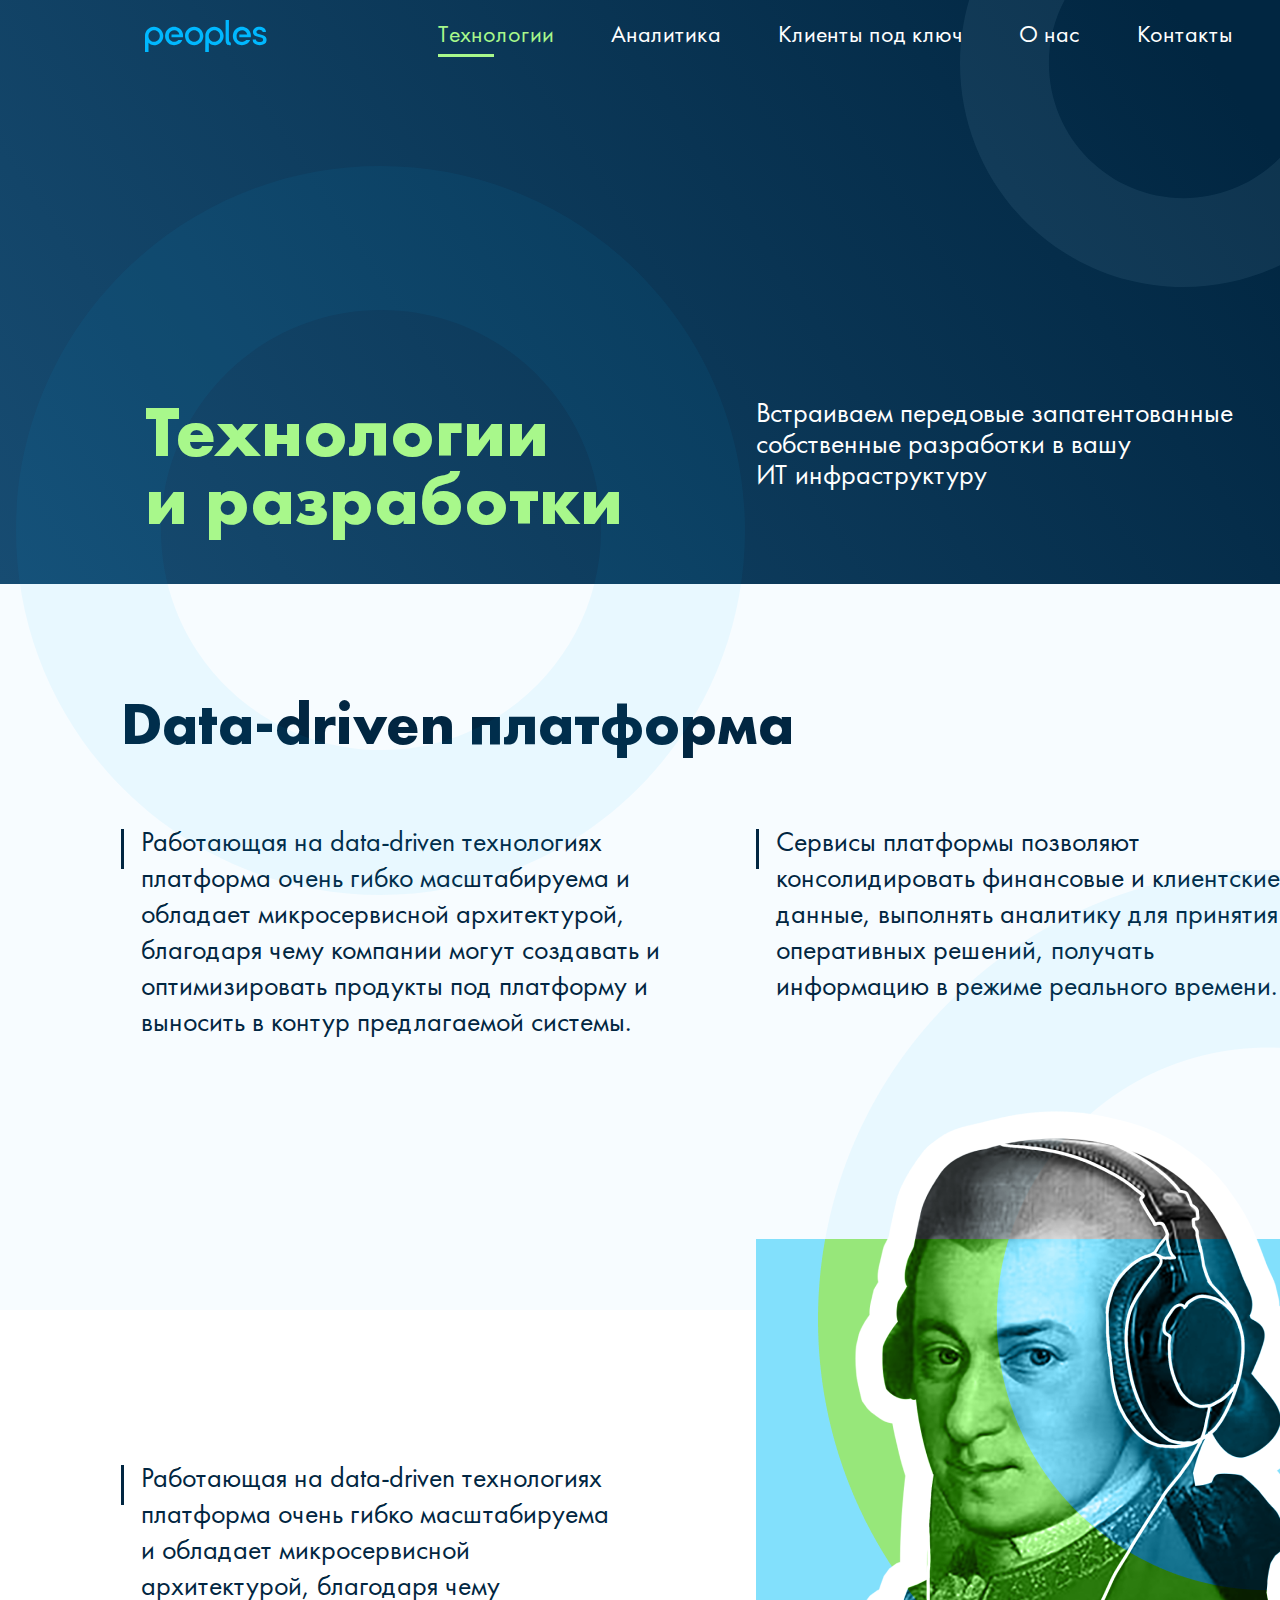
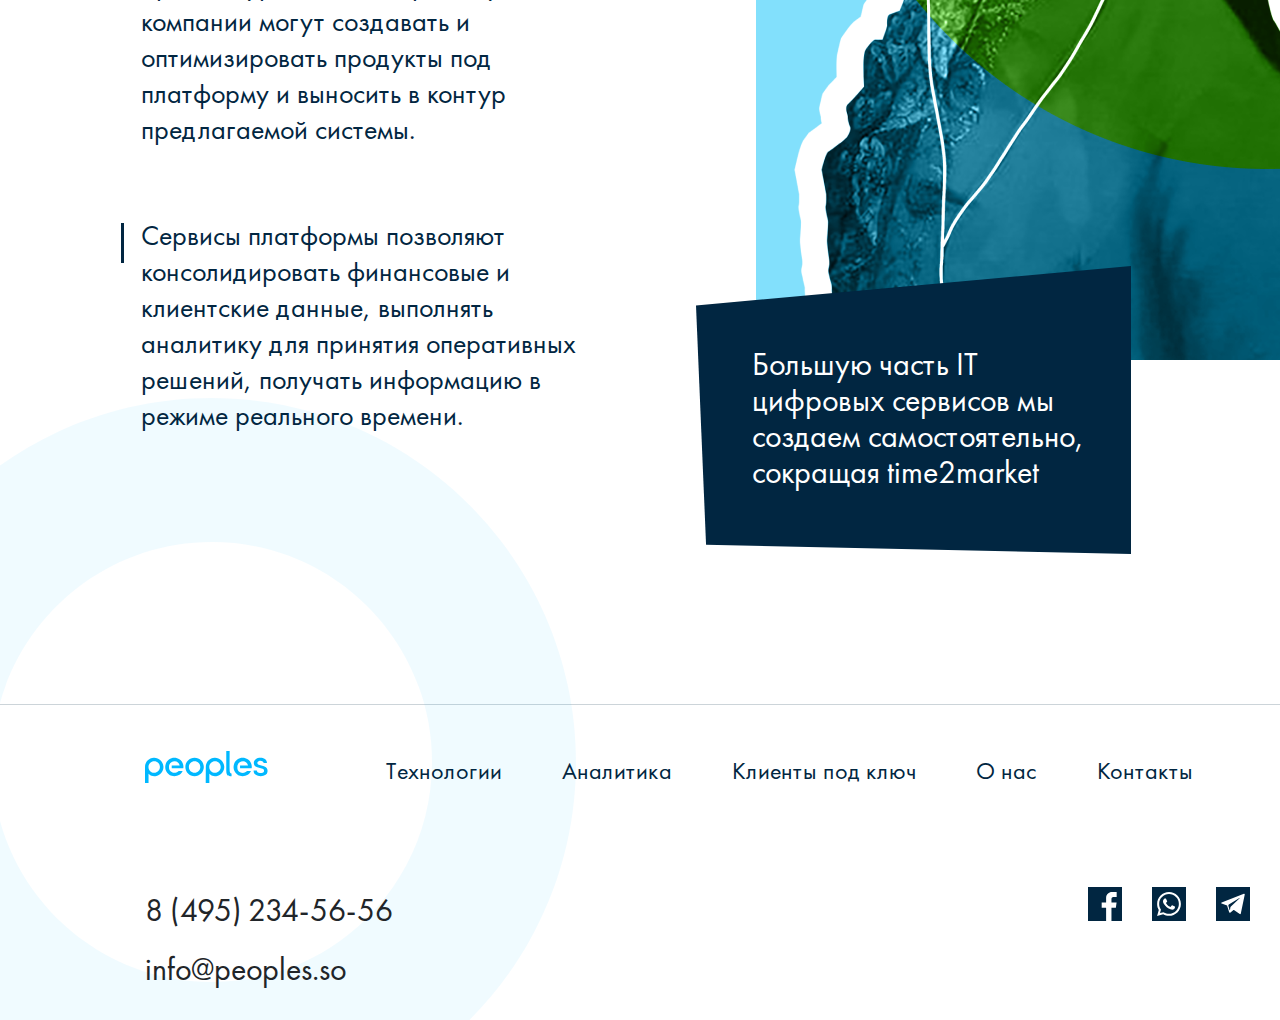
<file: development.html>
<!DOCTYPE html>
<html lang="en">
<head>
  <meta charset="UTF-8">
  <meta name="description" content="">
  <meta name="keywords" content="">
  <link rel="stylesheet" href="css/main.css">
  <meta name="viewport" content="width=device-width, initial-scale=1.0">

  <title></title>
</head>
<body>
<div id="pw">

  <div class="mobileMenu">
    <div class="container">
      <div class="mobileMenuHeader">
        <div class="mobileMenuHeaderLogo">
          <img src="./img/logo.svg" alt="logo">
        </div>
        <div class="mobileMenuClose"><span></span></div>
      </div>
      <div class="mobileMenuNav">
        <a class="active" href="development.html">Технологии</a>
        <a href="analytics.html">Аналитика</a>
        <a href="clients.html">Клиенты под ключ</a>
        <a href="about.html">О нас</a>
        <a href="contacts.html">Контакты</a>
      </div>
    </div>
  </div>

  <section class="mainSection mainSection--page mainSection--page--circle">
    <div class="container">
      <div class="row">
        <div class="col-xl-4 col-lg-3 col-md-6 col-sm-6 col-6">
          <a class="mainSectionLogo" href="index.html">
            <img src="./img/logo.svg" alt="company logo">
          </a>
        </div>
        <div class="col-xl-8 col-lg-9 col-md-6 col-sm-6 col-6">
          <header class="mainSectionHeader">
            <div class="mainSectionHeaderBtn">
              <span></span>
            </div>
            <nav class="mainHeaderNav">
              <a class="active" href="development.html">Технологии</a>
              <a href="analytics.html">Аналитика</a>
              <a href="clients.html">Клиенты под ключ</a>
              <a href="about.html">О нас</a>
              <a href="contacts.html">Контакты</a>
            </nav>
          </header>
        </div>
      </div>


      <div class="row">
        <div class="col-md-6">
          <h1 class="mainSectionFooterTitle">Технологии <br> и разработки</h1>
        </div>
        <div class="col-md-5 offset-md-1">
          <p class="mainSectionFooterText">Встраиваем передовые запатентованные собственные разработки в вашу<br> ИТ инфраструктуру</p>
        </div>
      </div>

      <div class="mainSectionRow">
      </div>
    </div>
  </section>

  <section class="
      pageSection
      pageSection--blue
      pageSection--columns

    ">
    <div class="container">
      <div class="row">
        <div class="col-xl-11 offset-xl-1 ">
          <h2 class="pageSectionTitle">Data-driven платформа</h2>
        </div>
        <div class="col-xl-6 offset-xl-1 col-lg-5 col-md-5 offset-lg-0">
          <p class="pageSectionNote">Работающая на data-driven технологиях платформа очень гибко масштабируема и обладает микросервисной
            архитектурой, благодаря чему компании могут создавать и оптимизировать продукты под платформу и выносить в контур предлагаемой системы.</p>
        </div>
        <div class="col-xl-5 offset-xl-0 col-lg-5 offset-lg-1 col-md-5 offset-md-1">
          <p class="pageSectionNote">Сервисы платформы позволяют консолидировать финансовые и клиентские данные, выполнять аналитику для принятия
            оперативных решений, получать информацию в режиме реального времени.</p>
        </div>
      </div>
    </div>
  </section>

  <section class="pageSection pageSection--padding pageSection--development">
    <div class="container">
      <div class="row">
        <div class="col-xl-5 offset-xl-1 col-lg-6 col-md-6">
          <p class="pageSectionNote">Работающая на data-driven технологиях платформа очень гибко масштабируема и обладает микросервисной
            архитектурой, благодаря чему компании могут создавать и оптимизировать продукты под платформу и выносить в контур предлагаемой
            системы.</p>
          <p class="pageSectionNote">Сервисы платформы позволяют консолидировать финансовые и клиентские данные, выполнять аналитику для принятия
            оперативных решений, получать информацию в режиме реального времени.</p>
        </div>
        <div class="col-xl-5 offset-xl-1 col-lg-5 offset-lg-1 col-md-5 offset-md-1">
          <div class="pageSectionImg"></div>
          <p class="pageSectionText pageSectionText--development">Большую часть IT цифровых сервисов мы создаем самостоятельно, сокращая time2market</p>
        </div>
      </div>
    </div>
  </section>


  <footer class="mainFooter">

    <svg class="mainFooterCircle" width="588" height="638" viewBox="0 0 588 638" fill="none" xmlns="http://www.w3.org/2000/svg">
      <mask id="mask0" mask-type="alpha" maskUnits="userSpaceOnUse" x="0" y="0" width="588" height="638">
        <rect width="588" height="638" fill="white"/>
      </mask>
      <g mask="url(#mask0)">
        <path fill-rule="evenodd" clip-rule="evenodd" d="M211.5 745C412.808 745 576 581.808 576 380.5C576 179.192 412.808 16 211.5 16C10.1922 16 -153 179.192 -153 380.5C-153 581.808 10.1922 745 211.5 745ZM212 600C333.503 600 432 501.503 432 380C432 258.497 333.503 160 212 160C90.4978 160 -7.99957 258.497 -7.99957 380C-7.99957 501.503 90.4978 600 212 600Z" fill="#00B8FF" fill-opacity="0.06"/>
      </g>
    </svg>

    <div class="container">
      <div class="mainFooterHeader">
        <a class="mainFooterLogo" href="#"><img src="img/logo.svg" alt="logo"></a>
        <nav class="mainFooterNav">
          <a href="development.html">Технологии</a>
          <a href="analytics.html">Аналитика</a>
          <a href="clients.html">Клиенты под ключ</a>
          <a href="about.html">О нас</a>
          <a href="contacts.html">Контакты</a>
        </nav>
      </div>

      <div class="mainFooterFooter">

        <div class="mainFooterCol">
          <p>8 (495) 234-56-56</p>
          <p>info@peoples.so</p>
        </div>
        <div class="mainFooterCol">
          <ul class="mainFooterSocial">
            <li><a href="#">
              <img src="img/icon-facebook.svg" alt="">
            </a></li>
            <li><a href="#">
              <img src="img/icon-whatsapp.svg" alt="">
            </a></li>
            <li><a href="#">
              <img src="img/icon-telegram.svg" alt="">
            </a></li>
          </ul>
        </div>
      </div>
    </div>
  </footer>


</div>
<script src="js/main.js"></script>
</body>
</html>
</file>
<file: css/main.css>
@charset "UTF-8";
*,
*::before,
*::after {
  box-sizing: border-box;
}

html {
  font-family: sans-serif;
  line-height: 1.15;
  -webkit-text-size-adjust: 100%;
  -ms-text-size-adjust: 100%;
  -ms-overflow-style: scrollbar;
  -webkit-tap-highlight-color: transparent;
}

@-ms-viewport {
  width: device-width;
}

article, aside, dialog, figcaption, figure, footer, header, hgroup, main, nav, section {
  display: block;
}

body {
  margin: 0;
  font-family: -apple-system, BlinkMacSystemFont, "Segoe UI", Roboto, "Helvetica Neue", Arial, sans-serif, "Apple Color Emoji", "Segoe UI Emoji", "Segoe UI Symbol";
  font-size: 1rem;
  font-weight: 400;
  line-height: 1.5;
  color: #212529;
  text-align: left;
  background-color: #fff;
}

[tabindex="-1"]:focus {
  outline: 0 !important;
}

hr {
  box-sizing: content-box;
  height: 0;
  overflow: visible;
}

h1, h2, h3, h4, h5, h6 {
  margin-top: 0;
  margin-bottom: 0.5rem;
}

p {
  margin-top: 0;
  margin-bottom: 1rem;
}

abbr[title],
abbr[data-original-title] {
  text-decoration: underline;
  -webkit-text-decoration: underline dotted;
  text-decoration: underline dotted;
  cursor: help;
  border-bottom: 0;
}

address {
  margin-bottom: 1rem;
  font-style: normal;
  line-height: inherit;
}

ol,
ul,
dl {
  margin-top: 0;
  margin-bottom: 1rem;
}

ol ol,
ul ul,
ol ul,
ul ol {
  margin-bottom: 0;
}

dt {
  font-weight: 700;
}

dd {
  margin-bottom: .5rem;
  margin-left: 0;
}

blockquote {
  margin: 0 0 1rem;
}

dfn {
  font-style: italic;
}

b,
strong {
  font-weight: bolder;
}

small {
  font-size: 80%;
}

sub,
sup {
  position: relative;
  font-size: 75%;
  line-height: 0;
  vertical-align: baseline;
}

sub {
  bottom: -.25em;
}

sup {
  top: -.5em;
}

a {
  color: #007bff;
  text-decoration: none;
  background-color: transparent;
  -webkit-text-decoration-skip: objects;
}

a:hover {
  color: #0056b3;
  text-decoration: underline;
}

a:not([href]):not([tabindex]) {
  color: inherit;
  text-decoration: none;
}

a:not([href]):not([tabindex]):hover, a:not([href]):not([tabindex]):focus {
  color: inherit;
  text-decoration: none;
}

a:not([href]):not([tabindex]):focus {
  outline: 0;
}

pre,
code,
kbd,
samp {
  font-family: monospace, monospace;
  font-size: 1em;
}

pre {
  margin-top: 0;
  margin-bottom: 1rem;
  overflow: auto;
  -ms-overflow-style: scrollbar;
}

figure {
  margin: 0 0 1rem;
}

img {
  vertical-align: middle;
  border-style: none;
}

svg:not(:root) {
  overflow: hidden;
}

table {
  border-collapse: collapse;
}

caption {
  padding-top: 0.75rem;
  padding-bottom: 0.75rem;
  color: #6c757d;
  text-align: left;
  caption-side: bottom;
}

th {
  text-align: inherit;
}

label {
  display: inline-block;
  margin-bottom: .5rem;
}

button {
  border-radius: 0;
}

button:focus {
  outline: 1px dotted;
  outline: 5px auto -webkit-focus-ring-color;
}

input,
button,
select,
optgroup,
textarea {
  margin: 0;
  font-family: inherit;
  font-size: inherit;
  line-height: inherit;
}

button,
input {
  overflow: visible;
}

button,
select {
  text-transform: none;
}

button,
html [type="button"],
[type="reset"],
[type="submit"] {
  -webkit-appearance: button;
}

button::-moz-focus-inner,
[type="button"]::-moz-focus-inner,
[type="reset"]::-moz-focus-inner,
[type="submit"]::-moz-focus-inner {
  padding: 0;
  border-style: none;
}

input[type="radio"],
input[type="checkbox"] {
  box-sizing: border-box;
  padding: 0;
}

input[type="date"],
input[type="time"],
input[type="datetime-local"],
input[type="month"] {
  -webkit-appearance: listbox;
}

textarea {
  overflow: auto;
  resize: vertical;
}

fieldset {
  min-width: 0;
  padding: 0;
  margin: 0;
  border: 0;
}

legend {
  display: block;
  width: 100%;
  max-width: 100%;
  padding: 0;
  margin-bottom: .5rem;
  font-size: 1.5rem;
  line-height: inherit;
  color: inherit;
  white-space: normal;
}

progress {
  vertical-align: baseline;
}

[type="number"]::-webkit-inner-spin-button,
[type="number"]::-webkit-outer-spin-button {
  height: auto;
}

[type="search"] {
  outline-offset: -2px;
  -webkit-appearance: none;
}

[type="search"]::-webkit-search-cancel-button,
[type="search"]::-webkit-search-decoration {
  -webkit-appearance: none;
}

::-webkit-file-upload-button {
  font: inherit;
  -webkit-appearance: button;
}

output {
  display: inline-block;
}

summary {
  display: list-item;
  cursor: pointer;
}

template {
  display: none;
}

[hidden] {
  display: none !important;
}
/* This stylesheet generated by Transfonter (https://transfonter.org) on October 5, 2017 10:21 PM */
@font-face {
  font-family: 'FuturaPT-Book';
  src: url("../font/FuturaPT-Book.eot?#iefix") format("embedded-opentype"), url("../font/FuturaPT-Book.woff") format("woff"), url("../font/FuturaPT-Book.ttf") format("truetype"), url("../font/FuturaPT-Book.svg#FuturaPT-Book") format("svg");
  font-weight: normal;
  font-style: normal;
}

@font-face {
  font-family: 'FuturaPT-Bold';
  src: url("../font/FuturaPT-Bold.eot?#iefix") format("embedded-opentype"), url("../font/FuturaPT-Bold.woff") format("woff"), url("../font/FuturaPT-Bold.ttf") format("truetype"), url("../font/FuturaPT-Bold.svg#FuturaPT-Bold") format("svg");
  font-weight: normal;
  font-style: normal;
}

button {
  border-radius: 0;
}

button:focus {
  outline: 1px dotted;
  outline: 5px auto -webkit-focus-ring-color;
}

input,
button,
select,
optgroup,
textarea {
  margin: 0;
  font-family: inherit;
  font-size: inherit;
  line-height: inherit;
}

button,
input {
  overflow: visible;
}

button,
select {
  text-transform: none;
}

button,
html [type="button"],
[type="reset"],
[type="submit"] {
  -webkit-appearance: button;
}

button::-moz-focus-inner,
[type="button"]::-moz-focus-inner,
[type="reset"]::-moz-focus-inner,
[type="submit"]::-moz-focus-inner {
  padding: 0;
  border-style: none;
}

input[type="radio"],
input[type="checkbox"] {
  box-sizing: border-box;
  padding: 0;
}

input[type="date"],
input[type="time"],
input[type="datetime-local"],
input[type="month"] {
  -webkit-appearance: listbox;
}

textarea {
  overflow: auto;
  resize: vertical;
}

[type="number"]::-webkit-inner-spin-button,
[type="number"]::-webkit-outer-spin-button {
  height: auto;
}

[type="search"] {
  outline-offset: -2px;
  -webkit-appearance: none;
}

[type="search"]::-webkit-search-cancel-button,
[type="search"]::-webkit-search-decoration {
  -webkit-appearance: none;
}

::-webkit-file-upload-button {
  font: inherit;
  -webkit-appearance: button;
}

.container {
  width: 100%;
  padding-right: 15px;
  padding-left: 15px;
  margin-right: auto;
  margin-left: auto;
  position: relative;
  z-index: 1;
}

@media (min-width: 576px) {
  .container {
    max-width: 540px;
    outline: 2px solid black;
  }
}

@media (min-width: 768px) {
  .container {
    max-width: 720px;
    outline: 2px solid orange;
  }
}

@media (min-width: 992px) {
  .container {
    max-width: 960px;
    outline: 2px solid blue;
  }
}

@media (min-width: 1200px) {
  .container {
    max-width: 1600px;
    outline: 2px solid red;
  }
}

.container {
  outline: none !important;
}

.container-fluid {
  width: 100%;
  padding-right: 15px;
  padding-left: 15px;
  margin-right: auto;
  margin-left: auto;
}

.row {
  display: -webkit-box;
  display: -ms-flexbox;
  display: -webkit-flex;
  display: flex;
  -ms-flex-wrap: wrap;
  -webkit-flex-wrap: wrap;
          flex-wrap: wrap;
  margin-right: -10px;
  margin-left: -10px;
}

.no-gutters {
  margin-right: 0;
  margin-left: 0;
}

.no-gutters > .col,
.no-gutters > [class*="col-"] {
  padding-right: 0;
  padding-left: 0;
}

.col-1, .col-2, .col-3, .col-4, .col-5, .col-6, .col-7, .col-8, .col-9, .col-10, .col-11, .col-12, .col,
.col-auto, .col-sm-1, .col-sm-2, .col-sm-3, .col-sm-4, .col-sm-5, .col-sm-6, .col-sm-7, .col-sm-8, .col-sm-9, .col-sm-10, .col-sm-11, .col-sm-12, .col-sm,
.col-sm-auto, .col-md-1, .col-md-2, .col-md-3, .col-md-4, .col-md-5, .col-md-6, .col-md-7, .col-md-8, .col-md-9, .col-md-10, .col-md-11, .col-md-12, .col-md,
.col-md-auto, .col-lg-1, .col-lg-2, .col-lg-3, .col-lg-4, .col-lg-5, .col-lg-6, .col-lg-7, .col-lg-8, .col-lg-9, .col-lg-10, .col-lg-11, .col-lg-12, .col-lg,
.col-lg-auto, .col-xl-1, .col-xl-2, .col-xl-3, .col-xl-4, .col-xl-5, .col-xl-6, .col-xl-7, .col-xl-8, .col-xl-9, .col-xl-10, .col-xl-11, .col-xl-12, .col-xl,
.col-xl-auto {
  position: relative;
  width: 100%;
  min-height: 1px;
  padding-right: 10px;
  padding-left: 10px;
}

.col {
  -ms-flex-preferred-size: 0;
  -webkit-flex-basis: 0;
          flex-basis: 0;
  -webkit-box-flex: 1;
  -ms-flex-positive: 1;
  -webkit-flex-grow: 1;
          flex-grow: 1;
  max-width: 100%;
}

.col-auto {
  -webkit-box-flex: 0;
  -ms-flex: 0 0 auto;
  -webkit-flex: 0 0 auto;
          flex: 0 0 auto;
  width: auto;
  max-width: none;
}

.col-1 {
  -webkit-box-flex: 0;
  -ms-flex: 0 0 8.333333%;
  -webkit-flex: 0 0 8.333333%;
          flex: 0 0 8.333333%;
  max-width: 8.333333%;
}

.col-2 {
  -webkit-box-flex: 0;
  -ms-flex: 0 0 16.666667%;
  -webkit-flex: 0 0 16.666667%;
          flex: 0 0 16.666667%;
  max-width: 16.666667%;
}

.col-3 {
  -webkit-box-flex: 0;
  -ms-flex: 0 0 25%;
  -webkit-flex: 0 0 25%;
          flex: 0 0 25%;
  max-width: 25%;
}

.col-4 {
  -webkit-box-flex: 0;
  -ms-flex: 0 0 33.333333%;
  -webkit-flex: 0 0 33.333333%;
          flex: 0 0 33.333333%;
  max-width: 33.333333%;
}

.col-5 {
  -webkit-box-flex: 0;
  -ms-flex: 0 0 41.666667%;
  -webkit-flex: 0 0 41.666667%;
          flex: 0 0 41.666667%;
  max-width: 41.666667%;
}

.col-6 {
  -webkit-box-flex: 0;
  -ms-flex: 0 0 50%;
  -webkit-flex: 0 0 50%;
          flex: 0 0 50%;
  max-width: 50%;
}

.col-7 {
  -webkit-box-flex: 0;
  -ms-flex: 0 0 58.333333%;
  -webkit-flex: 0 0 58.333333%;
          flex: 0 0 58.333333%;
  max-width: 58.333333%;
}

.col-8 {
  -webkit-box-flex: 0;
  -ms-flex: 0 0 66.666667%;
  -webkit-flex: 0 0 66.666667%;
          flex: 0 0 66.666667%;
  max-width: 66.666667%;
}

.col-9 {
  -webkit-box-flex: 0;
  -ms-flex: 0 0 75%;
  -webkit-flex: 0 0 75%;
          flex: 0 0 75%;
  max-width: 75%;
}

.col-10 {
  -webkit-box-flex: 0;
  -ms-flex: 0 0 83.333333%;
  -webkit-flex: 0 0 83.333333%;
          flex: 0 0 83.333333%;
  max-width: 83.333333%;
}

.col-11 {
  -webkit-box-flex: 0;
  -ms-flex: 0 0 91.666667%;
  -webkit-flex: 0 0 91.666667%;
          flex: 0 0 91.666667%;
  max-width: 91.666667%;
}

.col-12 {
  -webkit-box-flex: 0;
  -ms-flex: 0 0 100%;
  -webkit-flex: 0 0 100%;
          flex: 0 0 100%;
  max-width: 100%;
}

.order-first {
  -webkit-box-ordinal-group: 0;
  -ms-flex-order: -1;
  -webkit-order: -1;
          order: -1;
}

.order-last {
  -webkit-box-ordinal-group: 14;
  -ms-flex-order: 13;
  -webkit-order: 13;
          order: 13;
}

.order-0 {
  -webkit-box-ordinal-group: 1;
  -ms-flex-order: 0;
  -webkit-order: 0;
          order: 0;
}

.order-1 {
  -webkit-box-ordinal-group: 2;
  -ms-flex-order: 1;
  -webkit-order: 1;
          order: 1;
}

.order-2 {
  -webkit-box-ordinal-group: 3;
  -ms-flex-order: 2;
  -webkit-order: 2;
          order: 2;
}

.order-3 {
  -webkit-box-ordinal-group: 4;
  -ms-flex-order: 3;
  -webkit-order: 3;
          order: 3;
}

.order-4 {
  -webkit-box-ordinal-group: 5;
  -ms-flex-order: 4;
  -webkit-order: 4;
          order: 4;
}

.order-5 {
  -webkit-box-ordinal-group: 6;
  -ms-flex-order: 5;
  -webkit-order: 5;
          order: 5;
}

.order-6 {
  -webkit-box-ordinal-group: 7;
  -ms-flex-order: 6;
  -webkit-order: 6;
          order: 6;
}

.order-7 {
  -webkit-box-ordinal-group: 8;
  -ms-flex-order: 7;
  -webkit-order: 7;
          order: 7;
}

.order-8 {
  -webkit-box-ordinal-group: 9;
  -ms-flex-order: 8;
  -webkit-order: 8;
          order: 8;
}

.order-9 {
  -webkit-box-ordinal-group: 10;
  -ms-flex-order: 9;
  -webkit-order: 9;
          order: 9;
}

.order-10 {
  -webkit-box-ordinal-group: 11;
  -ms-flex-order: 10;
  -webkit-order: 10;
          order: 10;
}

.order-11 {
  -webkit-box-ordinal-group: 12;
  -ms-flex-order: 11;
  -webkit-order: 11;
          order: 11;
}

.order-12 {
  -webkit-box-ordinal-group: 13;
  -ms-flex-order: 12;
  -webkit-order: 12;
          order: 12;
}

.offset-1 {
  margin-left: 8.333333%;
}

.offset-2 {
  margin-left: 16.666667%;
}

.offset-3 {
  margin-left: 25%;
}

.offset-4 {
  margin-left: 33.333333%;
}

.offset-5 {
  margin-left: 41.666667%;
}

.offset-6 {
  margin-left: 50%;
}

.offset-7 {
  margin-left: 58.333333%;
}

.offset-8 {
  margin-left: 66.666667%;
}

.offset-9 {
  margin-left: 75%;
}

.offset-10 {
  margin-left: 83.333333%;
}

.offset-11 {
  margin-left: 91.666667%;
}

@media (min-width: 576px) {
  .col-sm {
    -ms-flex-preferred-size: 0;
    -webkit-flex-basis: 0;
            flex-basis: 0;
    -webkit-box-flex: 1;
    -ms-flex-positive: 1;
    -webkit-flex-grow: 1;
            flex-grow: 1;
    max-width: 100%;
  }
  .col-sm-auto {
    -webkit-box-flex: 0;
    -ms-flex: 0 0 auto;
    -webkit-flex: 0 0 auto;
            flex: 0 0 auto;
    width: auto;
    max-width: none;
  }
  .col-sm-1 {
    -webkit-box-flex: 0;
    -ms-flex: 0 0 8.333333%;
    -webkit-flex: 0 0 8.333333%;
            flex: 0 0 8.333333%;
    max-width: 8.333333%;
  }
  .col-sm-2 {
    -webkit-box-flex: 0;
    -ms-flex: 0 0 16.666667%;
    -webkit-flex: 0 0 16.666667%;
            flex: 0 0 16.666667%;
    max-width: 16.666667%;
  }
  .col-sm-3 {
    -webkit-box-flex: 0;
    -ms-flex: 0 0 25%;
    -webkit-flex: 0 0 25%;
            flex: 0 0 25%;
    max-width: 25%;
  }
  .col-sm-4 {
    -webkit-box-flex: 0;
    -ms-flex: 0 0 33.333333%;
    -webkit-flex: 0 0 33.333333%;
            flex: 0 0 33.333333%;
    max-width: 33.333333%;
  }
  .col-sm-5 {
    -webkit-box-flex: 0;
    -ms-flex: 0 0 41.666667%;
    -webkit-flex: 0 0 41.666667%;
            flex: 0 0 41.666667%;
    max-width: 41.666667%;
  }
  .col-sm-6 {
    -webkit-box-flex: 0;
    -ms-flex: 0 0 50%;
    -webkit-flex: 0 0 50%;
            flex: 0 0 50%;
    max-width: 50%;
  }
  .col-sm-7 {
    -webkit-box-flex: 0;
    -ms-flex: 0 0 58.333333%;
    -webkit-flex: 0 0 58.333333%;
            flex: 0 0 58.333333%;
    max-width: 58.333333%;
  }
  .col-sm-8 {
    -webkit-box-flex: 0;
    -ms-flex: 0 0 66.666667%;
    -webkit-flex: 0 0 66.666667%;
            flex: 0 0 66.666667%;
    max-width: 66.666667%;
  }
  .col-sm-9 {
    -webkit-box-flex: 0;
    -ms-flex: 0 0 75%;
    -webkit-flex: 0 0 75%;
            flex: 0 0 75%;
    max-width: 75%;
  }
  .col-sm-10 {
    -webkit-box-flex: 0;
    -ms-flex: 0 0 83.333333%;
    -webkit-flex: 0 0 83.333333%;
            flex: 0 0 83.333333%;
    max-width: 83.333333%;
  }
  .col-sm-11 {
    -webkit-box-flex: 0;
    -ms-flex: 0 0 91.666667%;
    -webkit-flex: 0 0 91.666667%;
            flex: 0 0 91.666667%;
    max-width: 91.666667%;
  }
  .col-sm-12 {
    -webkit-box-flex: 0;
    -ms-flex: 0 0 100%;
    -webkit-flex: 0 0 100%;
            flex: 0 0 100%;
    max-width: 100%;
  }
  .order-sm-first {
    -webkit-box-ordinal-group: 0;
    -ms-flex-order: -1;
    -webkit-order: -1;
            order: -1;
  }
  .order-sm-last {
    -webkit-box-ordinal-group: 14;
    -ms-flex-order: 13;
    -webkit-order: 13;
            order: 13;
  }
  .order-sm-0 {
    -webkit-box-ordinal-group: 1;
    -ms-flex-order: 0;
    -webkit-order: 0;
            order: 0;
  }
  .order-sm-1 {
    -webkit-box-ordinal-group: 2;
    -ms-flex-order: 1;
    -webkit-order: 1;
            order: 1;
  }
  .order-sm-2 {
    -webkit-box-ordinal-group: 3;
    -ms-flex-order: 2;
    -webkit-order: 2;
            order: 2;
  }
  .order-sm-3 {
    -webkit-box-ordinal-group: 4;
    -ms-flex-order: 3;
    -webkit-order: 3;
            order: 3;
  }
  .order-sm-4 {
    -webkit-box-ordinal-group: 5;
    -ms-flex-order: 4;
    -webkit-order: 4;
            order: 4;
  }
  .order-sm-5 {
    -webkit-box-ordinal-group: 6;
    -ms-flex-order: 5;
    -webkit-order: 5;
            order: 5;
  }
  .order-sm-6 {
    -webkit-box-ordinal-group: 7;
    -ms-flex-order: 6;
    -webkit-order: 6;
            order: 6;
  }
  .order-sm-7 {
    -webkit-box-ordinal-group: 8;
    -ms-flex-order: 7;
    -webkit-order: 7;
            order: 7;
  }
  .order-sm-8 {
    -webkit-box-ordinal-group: 9;
    -ms-flex-order: 8;
    -webkit-order: 8;
            order: 8;
  }
  .order-sm-9 {
    -webkit-box-ordinal-group: 10;
    -ms-flex-order: 9;
    -webkit-order: 9;
            order: 9;
  }
  .order-sm-10 {
    -webkit-box-ordinal-group: 11;
    -ms-flex-order: 10;
    -webkit-order: 10;
            order: 10;
  }
  .order-sm-11 {
    -webkit-box-ordinal-group: 12;
    -ms-flex-order: 11;
    -webkit-order: 11;
            order: 11;
  }
  .order-sm-12 {
    -webkit-box-ordinal-group: 13;
    -ms-flex-order: 12;
    -webkit-order: 12;
            order: 12;
  }
  .offset-sm-0 {
    margin-left: 0;
  }
  .offset-sm-1 {
    margin-left: 8.333333%;
  }
  .offset-sm-2 {
    margin-left: 16.666667%;
  }
  .offset-sm-3 {
    margin-left: 25%;
  }
  .offset-sm-4 {
    margin-left: 33.333333%;
  }
  .offset-sm-5 {
    margin-left: 41.666667%;
  }
  .offset-sm-6 {
    margin-left: 50%;
  }
  .offset-sm-7 {
    margin-left: 58.333333%;
  }
  .offset-sm-8 {
    margin-left: 66.666667%;
  }
  .offset-sm-9 {
    margin-left: 75%;
  }
  .offset-sm-10 {
    margin-left: 83.333333%;
  }
  .offset-sm-11 {
    margin-left: 91.666667%;
  }
}

@media (min-width: 768px) {
  .col-md {
    -ms-flex-preferred-size: 0;
    -webkit-flex-basis: 0;
            flex-basis: 0;
    -webkit-box-flex: 1;
    -ms-flex-positive: 1;
    -webkit-flex-grow: 1;
            flex-grow: 1;
    max-width: 100%;
  }
  .col-md-auto {
    -webkit-box-flex: 0;
    -ms-flex: 0 0 auto;
    -webkit-flex: 0 0 auto;
            flex: 0 0 auto;
    width: auto;
    max-width: none;
  }
  .col-md-1 {
    -webkit-box-flex: 0;
    -ms-flex: 0 0 8.333333%;
    -webkit-flex: 0 0 8.333333%;
            flex: 0 0 8.333333%;
    max-width: 8.333333%;
  }
  .col-md-2 {
    -webkit-box-flex: 0;
    -ms-flex: 0 0 16.666667%;
    -webkit-flex: 0 0 16.666667%;
            flex: 0 0 16.666667%;
    max-width: 16.666667%;
  }
  .col-md-3 {
    -webkit-box-flex: 0;
    -ms-flex: 0 0 25%;
    -webkit-flex: 0 0 25%;
            flex: 0 0 25%;
    max-width: 25%;
  }
  .col-md-4 {
    -webkit-box-flex: 0;
    -ms-flex: 0 0 33.333333%;
    -webkit-flex: 0 0 33.333333%;
            flex: 0 0 33.333333%;
    max-width: 33.333333%;
  }
  .col-md-5 {
    -webkit-box-flex: 0;
    -ms-flex: 0 0 41.666667%;
    -webkit-flex: 0 0 41.666667%;
            flex: 0 0 41.666667%;
    max-width: 41.666667%;
  }
  .col-md-6 {
    -webkit-box-flex: 0;
    -ms-flex: 0 0 50%;
    -webkit-flex: 0 0 50%;
            flex: 0 0 50%;
    max-width: 50%;
  }
  .col-md-7 {
    -webkit-box-flex: 0;
    -ms-flex: 0 0 58.333333%;
    -webkit-flex: 0 0 58.333333%;
            flex: 0 0 58.333333%;
    max-width: 58.333333%;
  }
  .col-md-8 {
    -webkit-box-flex: 0;
    -ms-flex: 0 0 66.666667%;
    -webkit-flex: 0 0 66.666667%;
            flex: 0 0 66.666667%;
    max-width: 66.666667%;
  }
  .col-md-9 {
    -webkit-box-flex: 0;
    -ms-flex: 0 0 75%;
    -webkit-flex: 0 0 75%;
            flex: 0 0 75%;
    max-width: 75%;
  }
  .col-md-10 {
    -webkit-box-flex: 0;
    -ms-flex: 0 0 83.333333%;
    -webkit-flex: 0 0 83.333333%;
            flex: 0 0 83.333333%;
    max-width: 83.333333%;
  }
  .col-md-11 {
    -webkit-box-flex: 0;
    -ms-flex: 0 0 91.666667%;
    -webkit-flex: 0 0 91.666667%;
            flex: 0 0 91.666667%;
    max-width: 91.666667%;
  }
  .col-md-12 {
    -webkit-box-flex: 0;
    -ms-flex: 0 0 100%;
    -webkit-flex: 0 0 100%;
            flex: 0 0 100%;
    max-width: 100%;
  }
  .order-md-first {
    -webkit-box-ordinal-group: 0;
    -ms-flex-order: -1;
    -webkit-order: -1;
            order: -1;
  }
  .order-md-last {
    -webkit-box-ordinal-group: 14;
    -ms-flex-order: 13;
    -webkit-order: 13;
            order: 13;
  }
  .order-md-0 {
    -webkit-box-ordinal-group: 1;
    -ms-flex-order: 0;
    -webkit-order: 0;
            order: 0;
  }
  .order-md-1 {
    -webkit-box-ordinal-group: 2;
    -ms-flex-order: 1;
    -webkit-order: 1;
            order: 1;
  }
  .order-md-2 {
    -webkit-box-ordinal-group: 3;
    -ms-flex-order: 2;
    -webkit-order: 2;
            order: 2;
  }
  .order-md-3 {
    -webkit-box-ordinal-group: 4;
    -ms-flex-order: 3;
    -webkit-order: 3;
            order: 3;
  }
  .order-md-4 {
    -webkit-box-ordinal-group: 5;
    -ms-flex-order: 4;
    -webkit-order: 4;
            order: 4;
  }
  .order-md-5 {
    -webkit-box-ordinal-group: 6;
    -ms-flex-order: 5;
    -webkit-order: 5;
            order: 5;
  }
  .order-md-6 {
    -webkit-box-ordinal-group: 7;
    -ms-flex-order: 6;
    -webkit-order: 6;
            order: 6;
  }
  .order-md-7 {
    -webkit-box-ordinal-group: 8;
    -ms-flex-order: 7;
    -webkit-order: 7;
            order: 7;
  }
  .order-md-8 {
    -webkit-box-ordinal-group: 9;
    -ms-flex-order: 8;
    -webkit-order: 8;
            order: 8;
  }
  .order-md-9 {
    -webkit-box-ordinal-group: 10;
    -ms-flex-order: 9;
    -webkit-order: 9;
            order: 9;
  }
  .order-md-10 {
    -webkit-box-ordinal-group: 11;
    -ms-flex-order: 10;
    -webkit-order: 10;
            order: 10;
  }
  .order-md-11 {
    -webkit-box-ordinal-group: 12;
    -ms-flex-order: 11;
    -webkit-order: 11;
            order: 11;
  }
  .order-md-12 {
    -webkit-box-ordinal-group: 13;
    -ms-flex-order: 12;
    -webkit-order: 12;
            order: 12;
  }
  .offset-md-0 {
    margin-left: 0;
  }
  .offset-md-1 {
    margin-left: 8.333333%;
  }
  .offset-md-2 {
    margin-left: 16.666667%;
  }
  .offset-md-3 {
    margin-left: 25%;
  }
  .offset-md-4 {
    margin-left: 33.333333%;
  }
  .offset-md-5 {
    margin-left: 41.666667%;
  }
  .offset-md-6 {
    margin-left: 50%;
  }
  .offset-md-7 {
    margin-left: 58.333333%;
  }
  .offset-md-8 {
    margin-left: 66.666667%;
  }
  .offset-md-9 {
    margin-left: 75%;
  }
  .offset-md-10 {
    margin-left: 83.333333%;
  }
  .offset-md-11 {
    margin-left: 91.666667%;
  }
}

@media (min-width: 900px) {
  .col-lg {
    -ms-flex-preferred-size: 0;
    -webkit-flex-basis: 0;
            flex-basis: 0;
    -webkit-box-flex: 1;
    -ms-flex-positive: 1;
    -webkit-flex-grow: 1;
            flex-grow: 1;
    max-width: 100%;
  }
  .col-lg-auto {
    -webkit-box-flex: 0;
    -ms-flex: 0 0 auto;
    -webkit-flex: 0 0 auto;
            flex: 0 0 auto;
    width: auto;
    max-width: none;
  }
  .col-lg-1 {
    -webkit-box-flex: 0;
    -ms-flex: 0 0 8.333333%;
    -webkit-flex: 0 0 8.333333%;
            flex: 0 0 8.333333%;
    max-width: 8.333333%;
  }
  .col-lg-2 {
    -webkit-box-flex: 0;
    -ms-flex: 0 0 16.666667%;
    -webkit-flex: 0 0 16.666667%;
            flex: 0 0 16.666667%;
    max-width: 16.666667%;
  }
  .col-lg-3 {
    -webkit-box-flex: 0;
    -ms-flex: 0 0 25%;
    -webkit-flex: 0 0 25%;
            flex: 0 0 25%;
    max-width: 25%;
  }
  .col-lg-4 {
    -webkit-box-flex: 0;
    -ms-flex: 0 0 33.333333%;
    -webkit-flex: 0 0 33.333333%;
            flex: 0 0 33.333333%;
    max-width: 33.333333%;
  }
  .col-lg-5 {
    -webkit-box-flex: 0;
    -ms-flex: 0 0 41.666667%;
    -webkit-flex: 0 0 41.666667%;
            flex: 0 0 41.666667%;
    max-width: 41.666667%;
  }
  .col-lg-6 {
    -webkit-box-flex: 0;
    -ms-flex: 0 0 50%;
    -webkit-flex: 0 0 50%;
            flex: 0 0 50%;
    max-width: 50%;
  }
  .col-lg-7 {
    -webkit-box-flex: 0;
    -ms-flex: 0 0 58.333333%;
    -webkit-flex: 0 0 58.333333%;
            flex: 0 0 58.333333%;
    max-width: 58.333333%;
  }
  .col-lg-8 {
    -webkit-box-flex: 0;
    -ms-flex: 0 0 66.666667%;
    -webkit-flex: 0 0 66.666667%;
            flex: 0 0 66.666667%;
    max-width: 66.666667%;
  }
  .col-lg-9 {
    -webkit-box-flex: 0;
    -ms-flex: 0 0 75%;
    -webkit-flex: 0 0 75%;
            flex: 0 0 75%;
    max-width: 75%;
  }
  .col-lg-10 {
    -webkit-box-flex: 0;
    -ms-flex: 0 0 83.333333%;
    -webkit-flex: 0 0 83.333333%;
            flex: 0 0 83.333333%;
    max-width: 83.333333%;
  }
  .col-lg-11 {
    -webkit-box-flex: 0;
    -ms-flex: 0 0 91.666667%;
    -webkit-flex: 0 0 91.666667%;
            flex: 0 0 91.666667%;
    max-width: 91.666667%;
  }
  .col-lg-12 {
    -webkit-box-flex: 0;
    -ms-flex: 0 0 100%;
    -webkit-flex: 0 0 100%;
            flex: 0 0 100%;
    max-width: 100%;
  }
  .order-lg-first {
    -webkit-box-ordinal-group: 0;
    -ms-flex-order: -1;
    -webkit-order: -1;
            order: -1;
  }
  .order-lg-last {
    -webkit-box-ordinal-group: 14;
    -ms-flex-order: 13;
    -webkit-order: 13;
            order: 13;
  }
  .order-lg-0 {
    -webkit-box-ordinal-group: 1;
    -ms-flex-order: 0;
    -webkit-order: 0;
            order: 0;
  }
  .order-lg-1 {
    -webkit-box-ordinal-group: 2;
    -ms-flex-order: 1;
    -webkit-order: 1;
            order: 1;
  }
  .order-lg-2 {
    -webkit-box-ordinal-group: 3;
    -ms-flex-order: 2;
    -webkit-order: 2;
            order: 2;
  }
  .order-lg-3 {
    -webkit-box-ordinal-group: 4;
    -ms-flex-order: 3;
    -webkit-order: 3;
            order: 3;
  }
  .order-lg-4 {
    -webkit-box-ordinal-group: 5;
    -ms-flex-order: 4;
    -webkit-order: 4;
            order: 4;
  }
  .order-lg-5 {
    -webkit-box-ordinal-group: 6;
    -ms-flex-order: 5;
    -webkit-order: 5;
            order: 5;
  }
  .order-lg-6 {
    -webkit-box-ordinal-group: 7;
    -ms-flex-order: 6;
    -webkit-order: 6;
            order: 6;
  }
  .order-lg-7 {
    -webkit-box-ordinal-group: 8;
    -ms-flex-order: 7;
    -webkit-order: 7;
            order: 7;
  }
  .order-lg-8 {
    -webkit-box-ordinal-group: 9;
    -ms-flex-order: 8;
    -webkit-order: 8;
            order: 8;
  }
  .order-lg-9 {
    -webkit-box-ordinal-group: 10;
    -ms-flex-order: 9;
    -webkit-order: 9;
            order: 9;
  }
  .order-lg-10 {
    -webkit-box-ordinal-group: 11;
    -ms-flex-order: 10;
    -webkit-order: 10;
            order: 10;
  }
  .order-lg-11 {
    -webkit-box-ordinal-group: 12;
    -ms-flex-order: 11;
    -webkit-order: 11;
            order: 11;
  }
  .order-lg-12 {
    -webkit-box-ordinal-group: 13;
    -ms-flex-order: 12;
    -webkit-order: 12;
            order: 12;
  }
  .offset-lg-0 {
    margin-left: 0;
  }
  .offset-lg-1 {
    margin-left: 8.333333%;
  }
  .offset-lg-2 {
    margin-left: 16.666667%;
  }
  .offset-lg-3 {
    margin-left: 25%;
  }
  .offset-lg-4 {
    margin-left: 33.333333%;
  }
  .offset-lg-5 {
    margin-left: 41.666667%;
  }
  .offset-lg-6 {
    margin-left: 50%;
  }
  .offset-lg-7 {
    margin-left: 58.333333%;
  }
  .offset-lg-8 {
    margin-left: 66.666667%;
  }
  .offset-lg-9 {
    margin-left: 75%;
  }
  .offset-lg-10 {
    margin-left: 83.333333%;
  }
  .offset-lg-11 {
    margin-left: 91.666667%;
  }
}

@media (min-width: 1200px) {
  .col-xl {
    -ms-flex-preferred-size: 0;
    -webkit-flex-basis: 0;
            flex-basis: 0;
    -webkit-box-flex: 1;
    -ms-flex-positive: 1;
    -webkit-flex-grow: 1;
            flex-grow: 1;
    max-width: 100%;
  }
  .col-xl-auto {
    -webkit-box-flex: 0;
    -ms-flex: 0 0 auto;
    -webkit-flex: 0 0 auto;
            flex: 0 0 auto;
    width: auto;
    max-width: none;
  }
  .col-xl-1 {
    -webkit-box-flex: 0;
    -ms-flex: 0 0 8.333333%;
    -webkit-flex: 0 0 8.333333%;
            flex: 0 0 8.333333%;
    max-width: 8.333333%;
  }
  .col-xl-2 {
    -webkit-box-flex: 0;
    -ms-flex: 0 0 16.666667%;
    -webkit-flex: 0 0 16.666667%;
            flex: 0 0 16.666667%;
    max-width: 16.666667%;
  }
  .col-xl-3 {
    -webkit-box-flex: 0;
    -ms-flex: 0 0 25%;
    -webkit-flex: 0 0 25%;
            flex: 0 0 25%;
    max-width: 25%;
  }
  .col-xl-4 {
    -webkit-box-flex: 0;
    -ms-flex: 0 0 33.333333%;
    -webkit-flex: 0 0 33.333333%;
            flex: 0 0 33.333333%;
    max-width: 33.333333%;
  }
  .col-xl-5 {
    -webkit-box-flex: 0;
    -ms-flex: 0 0 41.666667%;
    -webkit-flex: 0 0 41.666667%;
            flex: 0 0 41.666667%;
    max-width: 41.666667%;
  }
  .col-xl-6 {
    -webkit-box-flex: 0;
    -ms-flex: 0 0 50%;
    -webkit-flex: 0 0 50%;
            flex: 0 0 50%;
    max-width: 50%;
  }
  .col-xl-7 {
    -webkit-box-flex: 0;
    -ms-flex: 0 0 58.333333%;
    -webkit-flex: 0 0 58.333333%;
            flex: 0 0 58.333333%;
    max-width: 58.333333%;
  }
  .col-xl-8 {
    -webkit-box-flex: 0;
    -ms-flex: 0 0 66.666667%;
    -webkit-flex: 0 0 66.666667%;
            flex: 0 0 66.666667%;
    max-width: 66.666667%;
  }
  .col-xl-9 {
    -webkit-box-flex: 0;
    -ms-flex: 0 0 75%;
    -webkit-flex: 0 0 75%;
            flex: 0 0 75%;
    max-width: 75%;
  }
  .col-xl-10 {
    -webkit-box-flex: 0;
    -ms-flex: 0 0 83.333333%;
    -webkit-flex: 0 0 83.333333%;
            flex: 0 0 83.333333%;
    max-width: 83.333333%;
  }
  .col-xl-11 {
    -webkit-box-flex: 0;
    -ms-flex: 0 0 91.666667%;
    -webkit-flex: 0 0 91.666667%;
            flex: 0 0 91.666667%;
    max-width: 91.666667%;
  }
  .col-xl-12 {
    -webkit-box-flex: 0;
    -ms-flex: 0 0 100%;
    -webkit-flex: 0 0 100%;
            flex: 0 0 100%;
    max-width: 100%;
  }
  .order-xl-first {
    -webkit-box-ordinal-group: 0;
    -ms-flex-order: -1;
    -webkit-order: -1;
            order: -1;
  }
  .order-xl-last {
    -webkit-box-ordinal-group: 14;
    -ms-flex-order: 13;
    -webkit-order: 13;
            order: 13;
  }
  .order-xl-0 {
    -webkit-box-ordinal-group: 1;
    -ms-flex-order: 0;
    -webkit-order: 0;
            order: 0;
  }
  .order-xl-1 {
    -webkit-box-ordinal-group: 2;
    -ms-flex-order: 1;
    -webkit-order: 1;
            order: 1;
  }
  .order-xl-2 {
    -webkit-box-ordinal-group: 3;
    -ms-flex-order: 2;
    -webkit-order: 2;
            order: 2;
  }
  .order-xl-3 {
    -webkit-box-ordinal-group: 4;
    -ms-flex-order: 3;
    -webkit-order: 3;
            order: 3;
  }
  .order-xl-4 {
    -webkit-box-ordinal-group: 5;
    -ms-flex-order: 4;
    -webkit-order: 4;
            order: 4;
  }
  .order-xl-5 {
    -webkit-box-ordinal-group: 6;
    -ms-flex-order: 5;
    -webkit-order: 5;
            order: 5;
  }
  .order-xl-6 {
    -webkit-box-ordinal-group: 7;
    -ms-flex-order: 6;
    -webkit-order: 6;
            order: 6;
  }
  .order-xl-7 {
    -webkit-box-ordinal-group: 8;
    -ms-flex-order: 7;
    -webkit-order: 7;
            order: 7;
  }
  .order-xl-8 {
    -webkit-box-ordinal-group: 9;
    -ms-flex-order: 8;
    -webkit-order: 8;
            order: 8;
  }
  .order-xl-9 {
    -webkit-box-ordinal-group: 10;
    -ms-flex-order: 9;
    -webkit-order: 9;
            order: 9;
  }
  .order-xl-10 {
    -webkit-box-ordinal-group: 11;
    -ms-flex-order: 10;
    -webkit-order: 10;
            order: 10;
  }
  .order-xl-11 {
    -webkit-box-ordinal-group: 12;
    -ms-flex-order: 11;
    -webkit-order: 11;
            order: 11;
  }
  .order-xl-12 {
    -webkit-box-ordinal-group: 13;
    -ms-flex-order: 12;
    -webkit-order: 12;
            order: 12;
  }
  .offset-xl-0 {
    margin-left: 0;
  }
  .offset-xl-1 {
    margin-left: 8.333333%;
  }
  .offset-xl-2 {
    margin-left: 16.666667%;
  }
  .offset-xl-3 {
    margin-left: 25%;
  }
  .offset-xl-4 {
    margin-left: 33.333333%;
  }
  .offset-xl-5 {
    margin-left: 41.666667%;
  }
  .offset-xl-6 {
    margin-left: 50%;
  }
  .offset-xl-7 {
    margin-left: 58.333333%;
  }
  .offset-xl-8 {
    margin-left: 66.666667%;
  }
  .offset-xl-9 {
    margin-left: 75%;
  }
  .offset-xl-10 {
    margin-left: 83.333333%;
  }
  .offset-xl-11 {
    margin-left: 91.666667%;
  }
}

.d-none {
  display: none !important;
}

.d-inline {
  display: inline !important;
}

.d-inline-block {
  display: inline-block !important;
}

.d-block {
  display: block !important;
}

.d-table {
  display: table !important;
}

.d-table-row {
  display: table-row !important;
}

.d-table-cell {
  display: table-cell !important;
}

.d-flex {
  display: -webkit-box !important;
  display: -ms-flexbox !important;
  display: -webkit-flex !important;
  display: flex !important;
}

.d-inline-flex {
  display: -webkit-inline-box !important;
  display: -ms-inline-flexbox !important;
  display: -webkit-inline-flex !important;
  display: inline-flex !important;
}

@media (min-width: 576px) {
  .d-sm-none {
    display: none !important;
  }
  .d-sm-inline {
    display: inline !important;
  }
  .d-sm-inline-block {
    display: inline-block !important;
  }
  .d-sm-block {
    display: block !important;
  }
  .d-sm-table {
    display: table !important;
  }
  .d-sm-table-row {
    display: table-row !important;
  }
  .d-sm-table-cell {
    display: table-cell !important;
  }
  .d-sm-flex {
    display: -webkit-box !important;
    display: -ms-flexbox !important;
    display: -webkit-flex !important;
    display: flex !important;
  }
  .d-sm-inline-flex {
    display: -webkit-inline-box !important;
    display: -ms-inline-flexbox !important;
    display: -webkit-inline-flex !important;
    display: inline-flex !important;
  }
}

@media (min-width: 768px) {
  .d-md-none {
    display: none !important;
  }
  .d-md-inline {
    display: inline !important;
  }
  .d-md-inline-block {
    display: inline-block !important;
  }
  .d-md-block {
    display: block !important;
  }
  .d-md-table {
    display: table !important;
  }
  .d-md-table-row {
    display: table-row !important;
  }
  .d-md-table-cell {
    display: table-cell !important;
  }
  .d-md-flex {
    display: -webkit-box !important;
    display: -ms-flexbox !important;
    display: -webkit-flex !important;
    display: flex !important;
  }
  .d-md-inline-flex {
    display: -webkit-inline-box !important;
    display: -ms-inline-flexbox !important;
    display: -webkit-inline-flex !important;
    display: inline-flex !important;
  }
}

@media (min-width: 992px) {
  .d-lg-none {
    display: none !important;
  }
  .d-lg-inline {
    display: inline !important;
  }
  .d-lg-inline-block {
    display: inline-block !important;
  }
  .d-lg-block {
    display: block !important;
  }
  .d-lg-table {
    display: table !important;
  }
  .d-lg-table-row {
    display: table-row !important;
  }
  .d-lg-table-cell {
    display: table-cell !important;
  }
  .d-lg-flex {
    display: -webkit-box !important;
    display: -ms-flexbox !important;
    display: -webkit-flex !important;
    display: flex !important;
  }
  .d-lg-inline-flex {
    display: -webkit-inline-box !important;
    display: -ms-inline-flexbox !important;
    display: -webkit-inline-flex !important;
    display: inline-flex !important;
  }
}

@media (min-width: 1200px) {
  .d-xl-none {
    display: none !important;
  }
  .d-xl-inline {
    display: inline !important;
  }
  .d-xl-inline-block {
    display: inline-block !important;
  }
  .d-xl-block {
    display: block !important;
  }
  .d-xl-table {
    display: table !important;
  }
  .d-xl-table-row {
    display: table-row !important;
  }
  .d-xl-table-cell {
    display: table-cell !important;
  }
  .d-xl-flex {
    display: -webkit-box !important;
    display: -ms-flexbox !important;
    display: -webkit-flex !important;
    display: flex !important;
  }
  .d-xl-inline-flex {
    display: -webkit-inline-box !important;
    display: -ms-inline-flexbox !important;
    display: -webkit-inline-flex !important;
    display: inline-flex !important;
  }
}

@media print {
  .d-print-none {
    display: none !important;
  }
  .d-print-inline {
    display: inline !important;
  }
  .d-print-inline-block {
    display: inline-block !important;
  }
  .d-print-block {
    display: block !important;
  }
  .d-print-table {
    display: table !important;
  }
  .d-print-table-row {
    display: table-row !important;
  }
  .d-print-table-cell {
    display: table-cell !important;
  }
  .d-print-flex {
    display: -webkit-box !important;
    display: -ms-flexbox !important;
    display: -webkit-flex !important;
    display: flex !important;
  }
  .d-print-inline-flex {
    display: -webkit-inline-box !important;
    display: -ms-inline-flexbox !important;
    display: -webkit-inline-flex !important;
    display: inline-flex !important;
  }
}

.flex-row {
  -webkit-box-orient: horizontal !important;
  -webkit-box-direction: normal !important;
  -ms-flex-direction: row !important;
  -webkit-flex-direction: row !important;
          flex-direction: row !important;
}

.flex-column {
  -webkit-box-orient: vertical !important;
  -webkit-box-direction: normal !important;
  -ms-flex-direction: column !important;
  -webkit-flex-direction: column !important;
          flex-direction: column !important;
}

.flex-row-reverse {
  -webkit-box-orient: horizontal !important;
  -webkit-box-direction: reverse !important;
  -ms-flex-direction: row-reverse !important;
  -webkit-flex-direction: row-reverse !important;
          flex-direction: row-reverse !important;
}

.flex-column-reverse {
  -webkit-box-orient: vertical !important;
  -webkit-box-direction: reverse !important;
  -ms-flex-direction: column-reverse !important;
  -webkit-flex-direction: column-reverse !important;
          flex-direction: column-reverse !important;
}

.flex-wrap {
  -ms-flex-wrap: wrap !important;
  -webkit-flex-wrap: wrap !important;
          flex-wrap: wrap !important;
}

.flex-nowrap {
  -ms-flex-wrap: nowrap !important;
  -webkit-flex-wrap: nowrap !important;
          flex-wrap: nowrap !important;
}

.flex-wrap-reverse {
  -ms-flex-wrap: wrap-reverse !important;
  -webkit-flex-wrap: wrap-reverse !important;
          flex-wrap: wrap-reverse !important;
}

.justify-content-start {
  -webkit-box-pack: start !important;
  -ms-flex-pack: start !important;
  -webkit-justify-content: flex-start !important;
          justify-content: flex-start !important;
}

.justify-content-end {
  -webkit-box-pack: end !important;
  -ms-flex-pack: end !important;
  -webkit-justify-content: flex-end !important;
          justify-content: flex-end !important;
}

.justify-content-center {
  -webkit-box-pack: center !important;
  -ms-flex-pack: center !important;
  -webkit-justify-content: center !important;
          justify-content: center !important;
}

.justify-content-between {
  -webkit-box-pack: justify !important;
  -ms-flex-pack: justify !important;
  -webkit-justify-content: space-between !important;
          justify-content: space-between !important;
}

.justify-content-around {
  -ms-flex-pack: distribute !important;
  -webkit-justify-content: space-around !important;
          justify-content: space-around !important;
}

.align-items-start {
  -webkit-box-align: start !important;
  -ms-flex-align: start !important;
  -webkit-align-items: flex-start !important;
          align-items: flex-start !important;
}

.align-items-end {
  -webkit-box-align: end !important;
  -ms-flex-align: end !important;
  -webkit-align-items: flex-end !important;
          align-items: flex-end !important;
}

.align-items-center {
  -webkit-box-align: center !important;
  -ms-flex-align: center !important;
  -webkit-align-items: center !important;
          align-items: center !important;
}

.align-items-baseline {
  -webkit-box-align: baseline !important;
  -ms-flex-align: baseline !important;
  -webkit-align-items: baseline !important;
          align-items: baseline !important;
}

.align-items-stretch {
  -webkit-box-align: stretch !important;
  -ms-flex-align: stretch !important;
  -webkit-align-items: stretch !important;
          align-items: stretch !important;
}

.align-content-start {
  -ms-flex-line-pack: start !important;
  -webkit-align-content: flex-start !important;
          align-content: flex-start !important;
}

.align-content-end {
  -ms-flex-line-pack: end !important;
  -webkit-align-content: flex-end !important;
          align-content: flex-end !important;
}

.align-content-center {
  -ms-flex-line-pack: center !important;
  -webkit-align-content: center !important;
          align-content: center !important;
}

.align-content-between {
  -ms-flex-line-pack: justify !important;
  -webkit-align-content: space-between !important;
          align-content: space-between !important;
}

.align-content-around {
  -ms-flex-line-pack: distribute !important;
  -webkit-align-content: space-around !important;
          align-content: space-around !important;
}

.align-content-stretch {
  -ms-flex-line-pack: stretch !important;
  -webkit-align-content: stretch !important;
          align-content: stretch !important;
}

.align-self-auto {
  -ms-flex-item-align: auto !important;
  -webkit-align-self: auto !important;
              -ms-grid-row-align: auto !important;
          align-self: auto !important;
}

.align-self-start {
  -ms-flex-item-align: start !important;
  -webkit-align-self: flex-start !important;
          align-self: flex-start !important;
}

.align-self-end {
  -ms-flex-item-align: end !important;
  -webkit-align-self: flex-end !important;
          align-self: flex-end !important;
}

.align-self-center {
  -ms-flex-item-align: center !important;
  -webkit-align-self: center !important;
              -ms-grid-row-align: center !important;
          align-self: center !important;
}

.align-self-baseline {
  -ms-flex-item-align: baseline !important;
  -webkit-align-self: baseline !important;
          align-self: baseline !important;
}

.align-self-stretch {
  -ms-flex-item-align: stretch !important;
  -webkit-align-self: stretch !important;
              -ms-grid-row-align: stretch !important;
          align-self: stretch !important;
}

@media (min-width: 576px) {
  .flex-sm-row {
    -webkit-box-orient: horizontal !important;
    -webkit-box-direction: normal !important;
    -ms-flex-direction: row !important;
    -webkit-flex-direction: row !important;
            flex-direction: row !important;
  }
  .flex-sm-column {
    -webkit-box-orient: vertical !important;
    -webkit-box-direction: normal !important;
    -ms-flex-direction: column !important;
    -webkit-flex-direction: column !important;
            flex-direction: column !important;
  }
  .flex-sm-row-reverse {
    -webkit-box-orient: horizontal !important;
    -webkit-box-direction: reverse !important;
    -ms-flex-direction: row-reverse !important;
    -webkit-flex-direction: row-reverse !important;
            flex-direction: row-reverse !important;
  }
  .flex-sm-column-reverse {
    -webkit-box-orient: vertical !important;
    -webkit-box-direction: reverse !important;
    -ms-flex-direction: column-reverse !important;
    -webkit-flex-direction: column-reverse !important;
            flex-direction: column-reverse !important;
  }
  .flex-sm-wrap {
    -ms-flex-wrap: wrap !important;
    -webkit-flex-wrap: wrap !important;
            flex-wrap: wrap !important;
  }
  .flex-sm-nowrap {
    -ms-flex-wrap: nowrap !important;
    -webkit-flex-wrap: nowrap !important;
            flex-wrap: nowrap !important;
  }
  .flex-sm-wrap-reverse {
    -ms-flex-wrap: wrap-reverse !important;
    -webkit-flex-wrap: wrap-reverse !important;
            flex-wrap: wrap-reverse !important;
  }
  .justify-content-sm-start {
    -webkit-box-pack: start !important;
    -ms-flex-pack: start !important;
    -webkit-justify-content: flex-start !important;
            justify-content: flex-start !important;
  }
  .justify-content-sm-end {
    -webkit-box-pack: end !important;
    -ms-flex-pack: end !important;
    -webkit-justify-content: flex-end !important;
            justify-content: flex-end !important;
  }
  .justify-content-sm-center {
    -webkit-box-pack: center !important;
    -ms-flex-pack: center !important;
    -webkit-justify-content: center !important;
            justify-content: center !important;
  }
  .justify-content-sm-between {
    -webkit-box-pack: justify !important;
    -ms-flex-pack: justify !important;
    -webkit-justify-content: space-between !important;
            justify-content: space-between !important;
  }
  .justify-content-sm-around {
    -ms-flex-pack: distribute !important;
    -webkit-justify-content: space-around !important;
            justify-content: space-around !important;
  }
  .align-items-sm-start {
    -webkit-box-align: start !important;
    -ms-flex-align: start !important;
    -webkit-align-items: flex-start !important;
            align-items: flex-start !important;
  }
  .align-items-sm-end {
    -webkit-box-align: end !important;
    -ms-flex-align: end !important;
    -webkit-align-items: flex-end !important;
            align-items: flex-end !important;
  }
  .align-items-sm-center {
    -webkit-box-align: center !important;
    -ms-flex-align: center !important;
    -webkit-align-items: center !important;
            align-items: center !important;
  }
  .align-items-sm-baseline {
    -webkit-box-align: baseline !important;
    -ms-flex-align: baseline !important;
    -webkit-align-items: baseline !important;
            align-items: baseline !important;
  }
  .align-items-sm-stretch {
    -webkit-box-align: stretch !important;
    -ms-flex-align: stretch !important;
    -webkit-align-items: stretch !important;
            align-items: stretch !important;
  }
  .align-content-sm-start {
    -ms-flex-line-pack: start !important;
    -webkit-align-content: flex-start !important;
            align-content: flex-start !important;
  }
  .align-content-sm-end {
    -ms-flex-line-pack: end !important;
    -webkit-align-content: flex-end !important;
            align-content: flex-end !important;
  }
  .align-content-sm-center {
    -ms-flex-line-pack: center !important;
    -webkit-align-content: center !important;
            align-content: center !important;
  }
  .align-content-sm-between {
    -ms-flex-line-pack: justify !important;
    -webkit-align-content: space-between !important;
            align-content: space-between !important;
  }
  .align-content-sm-around {
    -ms-flex-line-pack: distribute !important;
    -webkit-align-content: space-around !important;
            align-content: space-around !important;
  }
  .align-content-sm-stretch {
    -ms-flex-line-pack: stretch !important;
    -webkit-align-content: stretch !important;
            align-content: stretch !important;
  }
  .align-self-sm-auto {
    -ms-flex-item-align: auto !important;
    -webkit-align-self: auto !important;
                -ms-grid-row-align: auto !important;
            align-self: auto !important;
  }
  .align-self-sm-start {
    -ms-flex-item-align: start !important;
    -webkit-align-self: flex-start !important;
            align-self: flex-start !important;
  }
  .align-self-sm-end {
    -ms-flex-item-align: end !important;
    -webkit-align-self: flex-end !important;
            align-self: flex-end !important;
  }
  .align-self-sm-center {
    -ms-flex-item-align: center !important;
    -webkit-align-self: center !important;
                -ms-grid-row-align: center !important;
            align-self: center !important;
  }
  .align-self-sm-baseline {
    -ms-flex-item-align: baseline !important;
    -webkit-align-self: baseline !important;
            align-self: baseline !important;
  }
  .align-self-sm-stretch {
    -ms-flex-item-align: stretch !important;
    -webkit-align-self: stretch !important;
                -ms-grid-row-align: stretch !important;
            align-self: stretch !important;
  }
}

@media (min-width: 768px) {
  .flex-md-row {
    -webkit-box-orient: horizontal !important;
    -webkit-box-direction: normal !important;
    -ms-flex-direction: row !important;
    -webkit-flex-direction: row !important;
            flex-direction: row !important;
  }
  .flex-md-column {
    -webkit-box-orient: vertical !important;
    -webkit-box-direction: normal !important;
    -ms-flex-direction: column !important;
    -webkit-flex-direction: column !important;
            flex-direction: column !important;
  }
  .flex-md-row-reverse {
    -webkit-box-orient: horizontal !important;
    -webkit-box-direction: reverse !important;
    -ms-flex-direction: row-reverse !important;
    -webkit-flex-direction: row-reverse !important;
            flex-direction: row-reverse !important;
  }
  .flex-md-column-reverse {
    -webkit-box-orient: vertical !important;
    -webkit-box-direction: reverse !important;
    -ms-flex-direction: column-reverse !important;
    -webkit-flex-direction: column-reverse !important;
            flex-direction: column-reverse !important;
  }
  .flex-md-wrap {
    -ms-flex-wrap: wrap !important;
    -webkit-flex-wrap: wrap !important;
            flex-wrap: wrap !important;
  }
  .flex-md-nowrap {
    -ms-flex-wrap: nowrap !important;
    -webkit-flex-wrap: nowrap !important;
            flex-wrap: nowrap !important;
  }
  .flex-md-wrap-reverse {
    -ms-flex-wrap: wrap-reverse !important;
    -webkit-flex-wrap: wrap-reverse !important;
            flex-wrap: wrap-reverse !important;
  }
  .justify-content-md-start {
    -webkit-box-pack: start !important;
    -ms-flex-pack: start !important;
    -webkit-justify-content: flex-start !important;
            justify-content: flex-start !important;
  }
  .justify-content-md-end {
    -webkit-box-pack: end !important;
    -ms-flex-pack: end !important;
    -webkit-justify-content: flex-end !important;
            justify-content: flex-end !important;
  }
  .justify-content-md-center {
    -webkit-box-pack: center !important;
    -ms-flex-pack: center !important;
    -webkit-justify-content: center !important;
            justify-content: center !important;
  }
  .justify-content-md-between {
    -webkit-box-pack: justify !important;
    -ms-flex-pack: justify !important;
    -webkit-justify-content: space-between !important;
            justify-content: space-between !important;
  }
  .justify-content-md-around {
    -ms-flex-pack: distribute !important;
    -webkit-justify-content: space-around !important;
            justify-content: space-around !important;
  }
  .align-items-md-start {
    -webkit-box-align: start !important;
    -ms-flex-align: start !important;
    -webkit-align-items: flex-start !important;
            align-items: flex-start !important;
  }
  .align-items-md-end {
    -webkit-box-align: end !important;
    -ms-flex-align: end !important;
    -webkit-align-items: flex-end !important;
            align-items: flex-end !important;
  }
  .align-items-md-center {
    -webkit-box-align: center !important;
    -ms-flex-align: center !important;
    -webkit-align-items: center !important;
            align-items: center !important;
  }
  .align-items-md-baseline {
    -webkit-box-align: baseline !important;
    -ms-flex-align: baseline !important;
    -webkit-align-items: baseline !important;
            align-items: baseline !important;
  }
  .align-items-md-stretch {
    -webkit-box-align: stretch !important;
    -ms-flex-align: stretch !important;
    -webkit-align-items: stretch !important;
            align-items: stretch !important;
  }
  .align-content-md-start {
    -ms-flex-line-pack: start !important;
    -webkit-align-content: flex-start !important;
            align-content: flex-start !important;
  }
  .align-content-md-end {
    -ms-flex-line-pack: end !important;
    -webkit-align-content: flex-end !important;
            align-content: flex-end !important;
  }
  .align-content-md-center {
    -ms-flex-line-pack: center !important;
    -webkit-align-content: center !important;
            align-content: center !important;
  }
  .align-content-md-between {
    -ms-flex-line-pack: justify !important;
    -webkit-align-content: space-between !important;
            align-content: space-between !important;
  }
  .align-content-md-around {
    -ms-flex-line-pack: distribute !important;
    -webkit-align-content: space-around !important;
            align-content: space-around !important;
  }
  .align-content-md-stretch {
    -ms-flex-line-pack: stretch !important;
    -webkit-align-content: stretch !important;
            align-content: stretch !important;
  }
  .align-self-md-auto {
    -ms-flex-item-align: auto !important;
    -webkit-align-self: auto !important;
                -ms-grid-row-align: auto !important;
            align-self: auto !important;
  }
  .align-self-md-start {
    -ms-flex-item-align: start !important;
    -webkit-align-self: flex-start !important;
            align-self: flex-start !important;
  }
  .align-self-md-end {
    -ms-flex-item-align: end !important;
    -webkit-align-self: flex-end !important;
            align-self: flex-end !important;
  }
  .align-self-md-center {
    -ms-flex-item-align: center !important;
    -webkit-align-self: center !important;
                -ms-grid-row-align: center !important;
            align-self: center !important;
  }
  .align-self-md-baseline {
    -ms-flex-item-align: baseline !important;
    -webkit-align-self: baseline !important;
            align-self: baseline !important;
  }
  .align-self-md-stretch {
    -ms-flex-item-align: stretch !important;
    -webkit-align-self: stretch !important;
                -ms-grid-row-align: stretch !important;
            align-self: stretch !important;
  }
}

@media (min-width: 992px) {
  .flex-lg-row {
    -webkit-box-orient: horizontal !important;
    -webkit-box-direction: normal !important;
    -ms-flex-direction: row !important;
    -webkit-flex-direction: row !important;
            flex-direction: row !important;
  }
  .flex-lg-column {
    -webkit-box-orient: vertical !important;
    -webkit-box-direction: normal !important;
    -ms-flex-direction: column !important;
    -webkit-flex-direction: column !important;
            flex-direction: column !important;
  }
  .flex-lg-row-reverse {
    -webkit-box-orient: horizontal !important;
    -webkit-box-direction: reverse !important;
    -ms-flex-direction: row-reverse !important;
    -webkit-flex-direction: row-reverse !important;
            flex-direction: row-reverse !important;
  }
  .flex-lg-column-reverse {
    -webkit-box-orient: vertical !important;
    -webkit-box-direction: reverse !important;
    -ms-flex-direction: column-reverse !important;
    -webkit-flex-direction: column-reverse !important;
            flex-direction: column-reverse !important;
  }
  .flex-lg-wrap {
    -ms-flex-wrap: wrap !important;
    -webkit-flex-wrap: wrap !important;
            flex-wrap: wrap !important;
  }
  .flex-lg-nowrap {
    -ms-flex-wrap: nowrap !important;
    -webkit-flex-wrap: nowrap !important;
            flex-wrap: nowrap !important;
  }
  .flex-lg-wrap-reverse {
    -ms-flex-wrap: wrap-reverse !important;
    -webkit-flex-wrap: wrap-reverse !important;
            flex-wrap: wrap-reverse !important;
  }
  .justify-content-lg-start {
    -webkit-box-pack: start !important;
    -ms-flex-pack: start !important;
    -webkit-justify-content: flex-start !important;
            justify-content: flex-start !important;
  }
  .justify-content-lg-end {
    -webkit-box-pack: end !important;
    -ms-flex-pack: end !important;
    -webkit-justify-content: flex-end !important;
            justify-content: flex-end !important;
  }
  .justify-content-lg-center {
    -webkit-box-pack: center !important;
    -ms-flex-pack: center !important;
    -webkit-justify-content: center !important;
            justify-content: center !important;
  }
  .justify-content-lg-between {
    -webkit-box-pack: justify !important;
    -ms-flex-pack: justify !important;
    -webkit-justify-content: space-between !important;
            justify-content: space-between !important;
  }
  .justify-content-lg-around {
    -ms-flex-pack: distribute !important;
    -webkit-justify-content: space-around !important;
            justify-content: space-around !important;
  }
  .align-items-lg-start {
    -webkit-box-align: start !important;
    -ms-flex-align: start !important;
    -webkit-align-items: flex-start !important;
            align-items: flex-start !important;
  }
  .align-items-lg-end {
    -webkit-box-align: end !important;
    -ms-flex-align: end !important;
    -webkit-align-items: flex-end !important;
            align-items: flex-end !important;
  }
  .align-items-lg-center {
    -webkit-box-align: center !important;
    -ms-flex-align: center !important;
    -webkit-align-items: center !important;
            align-items: center !important;
  }
  .align-items-lg-baseline {
    -webkit-box-align: baseline !important;
    -ms-flex-align: baseline !important;
    -webkit-align-items: baseline !important;
            align-items: baseline !important;
  }
  .align-items-lg-stretch {
    -webkit-box-align: stretch !important;
    -ms-flex-align: stretch !important;
    -webkit-align-items: stretch !important;
            align-items: stretch !important;
  }
  .align-content-lg-start {
    -ms-flex-line-pack: start !important;
    -webkit-align-content: flex-start !important;
            align-content: flex-start !important;
  }
  .align-content-lg-end {
    -ms-flex-line-pack: end !important;
    -webkit-align-content: flex-end !important;
            align-content: flex-end !important;
  }
  .align-content-lg-center {
    -ms-flex-line-pack: center !important;
    -webkit-align-content: center !important;
            align-content: center !important;
  }
  .align-content-lg-between {
    -ms-flex-line-pack: justify !important;
    -webkit-align-content: space-between !important;
            align-content: space-between !important;
  }
  .align-content-lg-around {
    -ms-flex-line-pack: distribute !important;
    -webkit-align-content: space-around !important;
            align-content: space-around !important;
  }
  .align-content-lg-stretch {
    -ms-flex-line-pack: stretch !important;
    -webkit-align-content: stretch !important;
            align-content: stretch !important;
  }
  .align-self-lg-auto {
    -ms-flex-item-align: auto !important;
    -webkit-align-self: auto !important;
                -ms-grid-row-align: auto !important;
            align-self: auto !important;
  }
  .align-self-lg-start {
    -ms-flex-item-align: start !important;
    -webkit-align-self: flex-start !important;
            align-self: flex-start !important;
  }
  .align-self-lg-end {
    -ms-flex-item-align: end !important;
    -webkit-align-self: flex-end !important;
            align-self: flex-end !important;
  }
  .align-self-lg-center {
    -ms-flex-item-align: center !important;
    -webkit-align-self: center !important;
                -ms-grid-row-align: center !important;
            align-self: center !important;
  }
  .align-self-lg-baseline {
    -ms-flex-item-align: baseline !important;
    -webkit-align-self: baseline !important;
            align-self: baseline !important;
  }
  .align-self-lg-stretch {
    -ms-flex-item-align: stretch !important;
    -webkit-align-self: stretch !important;
                -ms-grid-row-align: stretch !important;
            align-self: stretch !important;
  }
}

@media (min-width: 1200px) {
  .flex-xl-row {
    -webkit-box-orient: horizontal !important;
    -webkit-box-direction: normal !important;
    -ms-flex-direction: row !important;
    -webkit-flex-direction: row !important;
            flex-direction: row !important;
  }
  .flex-xl-column {
    -webkit-box-orient: vertical !important;
    -webkit-box-direction: normal !important;
    -ms-flex-direction: column !important;
    -webkit-flex-direction: column !important;
            flex-direction: column !important;
  }
  .flex-xl-row-reverse {
    -webkit-box-orient: horizontal !important;
    -webkit-box-direction: reverse !important;
    -ms-flex-direction: row-reverse !important;
    -webkit-flex-direction: row-reverse !important;
            flex-direction: row-reverse !important;
  }
  .flex-xl-column-reverse {
    -webkit-box-orient: vertical !important;
    -webkit-box-direction: reverse !important;
    -ms-flex-direction: column-reverse !important;
    -webkit-flex-direction: column-reverse !important;
            flex-direction: column-reverse !important;
  }
  .flex-xl-wrap {
    -ms-flex-wrap: wrap !important;
    -webkit-flex-wrap: wrap !important;
            flex-wrap: wrap !important;
  }
  .flex-xl-nowrap {
    -ms-flex-wrap: nowrap !important;
    -webkit-flex-wrap: nowrap !important;
            flex-wrap: nowrap !important;
  }
  .flex-xl-wrap-reverse {
    -ms-flex-wrap: wrap-reverse !important;
    -webkit-flex-wrap: wrap-reverse !important;
            flex-wrap: wrap-reverse !important;
  }
  .justify-content-xl-start {
    -webkit-box-pack: start !important;
    -ms-flex-pack: start !important;
    -webkit-justify-content: flex-start !important;
            justify-content: flex-start !important;
  }
  .justify-content-xl-end {
    -webkit-box-pack: end !important;
    -ms-flex-pack: end !important;
    -webkit-justify-content: flex-end !important;
            justify-content: flex-end !important;
  }
  .justify-content-xl-center {
    -webkit-box-pack: center !important;
    -ms-flex-pack: center !important;
    -webkit-justify-content: center !important;
            justify-content: center !important;
  }
  .justify-content-xl-between {
    -webkit-box-pack: justify !important;
    -ms-flex-pack: justify !important;
    -webkit-justify-content: space-between !important;
            justify-content: space-between !important;
  }
  .justify-content-xl-around {
    -ms-flex-pack: distribute !important;
    -webkit-justify-content: space-around !important;
            justify-content: space-around !important;
  }
  .align-items-xl-start {
    -webkit-box-align: start !important;
    -ms-flex-align: start !important;
    -webkit-align-items: flex-start !important;
            align-items: flex-start !important;
  }
  .align-items-xl-end {
    -webkit-box-align: end !important;
    -ms-flex-align: end !important;
    -webkit-align-items: flex-end !important;
            align-items: flex-end !important;
  }
  .align-items-xl-center {
    -webkit-box-align: center !important;
    -ms-flex-align: center !important;
    -webkit-align-items: center !important;
            align-items: center !important;
  }
  .align-items-xl-baseline {
    -webkit-box-align: baseline !important;
    -ms-flex-align: baseline !important;
    -webkit-align-items: baseline !important;
            align-items: baseline !important;
  }
  .align-items-xl-stretch {
    -webkit-box-align: stretch !important;
    -ms-flex-align: stretch !important;
    -webkit-align-items: stretch !important;
            align-items: stretch !important;
  }
  .align-content-xl-start {
    -ms-flex-line-pack: start !important;
    -webkit-align-content: flex-start !important;
            align-content: flex-start !important;
  }
  .align-content-xl-end {
    -ms-flex-line-pack: end !important;
    -webkit-align-content: flex-end !important;
            align-content: flex-end !important;
  }
  .align-content-xl-center {
    -ms-flex-line-pack: center !important;
    -webkit-align-content: center !important;
            align-content: center !important;
  }
  .align-content-xl-between {
    -ms-flex-line-pack: justify !important;
    -webkit-align-content: space-between !important;
            align-content: space-between !important;
  }
  .align-content-xl-around {
    -ms-flex-line-pack: distribute !important;
    -webkit-align-content: space-around !important;
            align-content: space-around !important;
  }
  .align-content-xl-stretch {
    -ms-flex-line-pack: stretch !important;
    -webkit-align-content: stretch !important;
            align-content: stretch !important;
  }
  .align-self-xl-auto {
    -ms-flex-item-align: auto !important;
    -webkit-align-self: auto !important;
                -ms-grid-row-align: auto !important;
            align-self: auto !important;
  }
  .align-self-xl-start {
    -ms-flex-item-align: start !important;
    -webkit-align-self: flex-start !important;
            align-self: flex-start !important;
  }
  .align-self-xl-end {
    -ms-flex-item-align: end !important;
    -webkit-align-self: flex-end !important;
            align-self: flex-end !important;
  }
  .align-self-xl-center {
    -ms-flex-item-align: center !important;
    -webkit-align-self: center !important;
                -ms-grid-row-align: center !important;
            align-self: center !important;
  }
  .align-self-xl-baseline {
    -ms-flex-item-align: baseline !important;
    -webkit-align-self: baseline !important;
            align-self: baseline !important;
  }
  .align-self-xl-stretch {
    -ms-flex-item-align: stretch !important;
    -webkit-align-self: stretch !important;
                -ms-grid-row-align: stretch !important;
            align-self: stretch !important;
  }
}
html {
  box-sizing: border-box;
  -ms-overflow-style: scrollbar;
}

*,
*::before,
*::after {
  box-sizing: inherit;
}

html,
body {
  height: 100%;
  -webkit-font-smoothing: antialiased;
  -moz-osx-font-smoothing: grayscale;
  font-smoothing: antialiased;
  text-rendering: optimizeLegibility;
  font-size: 16px;
  line-height: 24px;
  font-family: "FuturaPT-Book", Arial, sans-serif, Arial, sans-serif;
  min-width: 320px;
}

* {
  box-sizing: border-box;
}

h1,
h2,
h3,
h4,
h5,
h6,
ul,
p {
  padding: 0;
  margin: 0;
}

h1,
h2,
h3,
h4,
h5,
h6 {
  font-family: "FuturaPT-Bold", Arial, sans-serif;
}

p {
  margin-bottom: 0px;
}

ul,
ol {
  list-style: none;
}

a {
  text-decoration: none;
  outline: none;
}

a:hover {
  text-decoration: none;
  outline: none;
}

img {
  vertical-align: middle;
  border-style: none;
  max-width: 100%;
}

svg:not(:root) {
  overflow: hidden;
}

table {
  border-collapse: collapse;
}

button:focus,
button:hover,
button:active {
  outline: none;
}

#pw {
  position: relative;
  min-height: 100%;
  -webkit-transition: none;
  transition: none;
  display: -webkit-box;
  display: -webkit-flex;
  display: -ms-flexbox;
  display: flex;
  -webkit-box-orient: vertical;
  -webkit-box-direction: normal;
  -webkit-flex-direction: column;
      -ms-flex-direction: column;
          flex-direction: column;
  overflow: hidden;
}

.mainContent,
.mainFooter {
  position: relative;
  z-index: 1;
}

.mainContent {
  -webkit-box-flex: 1;
  -webkit-flex: 1 0 auto;
      -ms-flex: 1 0 auto;
          flex: 1 0 auto;
}

.mainFooter {
  -webkit-box-flex: 0;
  -webkit-flex: 0 0 auto;
      -ms-flex: 0 0 auto;
          flex: 0 0 auto;
}

.debugger {
  outline: 1px solid red;
}

.opacityShow {
  opacity: 1;
}

.opacityHide {
  opacity: 0;
}

.contactMap {
  width: 100%;
  height: 75vh;
}

.contactMapMarkerText {
  font-size: 16px;
  padding: 3px 5px;
  background: #FFFFFF;
  border: 1px solid #00B8FF;
  box-shadow: 0px 4px 12px rgba(0, 0, 0, 0.08);
  border-radius: 5px;
  position: relative;
  z-index: 1;
  top: 20px;
  left: 135px;
}

@media (max-width: 992px) {
  .contactMap {
    height: 50vh;
  }
}

.mainCol {
  z-index: 5;
}

.contactMap {
  position: relative;
  z-index: 100;
}

.leaflet-popup-content {
  margin: 0 !important;
}

.leaflet-popup-close-button {
  display: none !important;
}

.leaflet-popup-content-wrapper {
  border-radius: 0 !important;
  box-shadow: none !important;
  background: transparent !important;
}

.leaflet-popup-tip-container {
  display: none !important;
}

.mainFooter {
  padding-top: 46px;
  padding-bottom: 15px;
  border-top: 1px solid rgba(1, 38, 65, 0.2);
  background-color: #fff;
  position: relative;
  z-index: 0;
}

.mainFooterCircle {
  position: absolute;
  bottom: 0;
  left: 0;
}

.mainFooterHeader {
  display: -webkit-box;
  display: -webkit-flex;
  display: -ms-flexbox;
  display: flex;
  margin-bottom: 95px;
  padding-left: 130px;
}

.mainFooterLogo {
  margin-right: 118px;
}

.mainFooterNav {
  display: -webkit-box;
  display: -webkit-flex;
  display: -ms-flexbox;
  display: flex;
}

.mainFooterNav a {
  font-style: normal;
  font-weight: normal;
  font-size: 24px;
  line-height: 170%;
  margin-right: 60px;
  color: #012641;
}

.mainFooterNav a:last-child {
  margin-right: 0;
}

.mainFooterFooter {
  display: -webkit-box;
  display: -webkit-flex;
  display: -ms-flexbox;
  display: flex;
  -webkit-box-pack: justify;
  -webkit-justify-content: space-between;
      -ms-flex-pack: justify;
          justify-content: space-between;
  padding-left: 130px;
}

.mainFooterFooter p {
  font-style: normal;
  font-weight: normal;
  font-size: 32px;
  line-height: 150%;
  margin-bottom: 11px;
}

.mainFooterSocial {
  display: -webkit-box;
  display: -webkit-flex;
  display: -ms-flexbox;
  display: flex;
  -webkit-box-pack: justify;
  -webkit-justify-content: space-between;
      -ms-flex-pack: justify;
          justify-content: space-between;
}

.mainFooterSocial li {
  margin-left: 15px;
  margin-right: 15px;
}

.mainFooterSocial a {
  display: block;
  -webkit-transition: all linear 0.2s;
  transition: all linear 0.2s;
}

.mainFooterSocial a:hover {
  -webkit-transform: scale(1.1);
      -ms-transform: scale(1.1);
          transform: scale(1.1);
}

.mainSection {
  background: linear-gradient(236.2deg, #012641 6.44%, #174C72 99.96%);
  height: 100vh;
  position: relative;
  z-index: 1;
}

.mainSection .container--stretch {
  display: -webkit-box;
  display: -webkit-flex;
  display: -ms-flexbox;
  display: flex;
  -webkit-box-orient: vertical;
  -webkit-box-direction: normal;
  -webkit-flex-direction: column;
      -ms-flex-direction: column;
          flex-direction: column;
  -webkit-box-pack: justify;
  -webkit-justify-content: space-between;
      -ms-flex-pack: justify;
          justify-content: space-between;
  -webkit-box-align: stretch;
  -webkit-align-items: stretch;
      -ms-flex-align: stretch;
          align-items: stretch;
  height: 100%;
}

.mainSectionLogo {
  padding-top: 20px;
  margin-left: 130px;
  display: block;
  width: 122px;
}

.mainSection--logo:before {
  content: '';
  background: url("../img/big_logo_head.svg") no-repeat 0% 50%;
  top: 0;
  left: 0;
  display: block;
  height: 100%;
  width: 100%;
  position: absolute;
  z-index: 0;
  background-size: contain;
}

.mainSection:after {
  content: '';
  background: url("../img/header-circle.svg") no-repeat 100% 0%;
  top: 0;
  right: 0;
  display: block;
  height: 450px;
  width: 450px;
  position: absolute;
  z-index: 0;
}

.mainSection--page {
  height: auto;
  z-index: 5;
}

.mainSection--page--circle:before {
  content: '';
  display: block;
  width: 760px;
  height: 760px;
  position: absolute;
  background: url("../img/circle_header.svg") no-repeat 50% 50%;
  background-size: initial;
  top: 150px;
  left: 0px;
}

.mainSectionHeader {
  padding-top: 20px;
  display: -webkit-box;
  display: -webkit-flex;
  display: -ms-flexbox;
  display: flex;
  -webkit-box-pack: end;
  -webkit-justify-content: flex-end;
      -ms-flex-pack: end;
          justify-content: flex-end;
  margin-bottom: 320px;
  position: relative;
  z-index: 50;
}

.mainHeaderNavMobileClose {
  display: none;
}

.mainHeaderNav a {
  font-family: "FuturaPT-Book", Arial, sans-serif;
  font-style: normal;
  font-weight: normal;
  font-size: 24px;
  line-height: 28px;
  margin-right: 53px;
  color: #FFFFFF;
  -webkit-transition: all linear 0.2s;
  transition: all linear 0.2s;
  position: relative;
  z-index: 1;
}

.mainHeaderNav a:after {
  content: '';
  width: 0;
  height: 3px;
  background-color: #A8F88B;
  -webkit-transition: all linear 0.2s;
  transition: all linear 0.2s;
  position: absolute;
  bottom: -8px;
  left: 0;
}

.mainHeaderNav a:hover {
  color: #A8F88B;
}

.mainHeaderNav a.active {
  color: #A8F88B;
}

.mainHeaderNav a.active:after {
  width: 56px;
}

.mainSectionText {
  width: 650px;
  min-height: 420px;
  color: #fff;
  background: url("../img/shape-1.svg") no-repeat 50% 50%;
  background-size: cover;
  padding: 87px 32px 102px 115px;
}

.mainSectionText h1 {
  font-style: normal;
  font-weight: bold;
  font-size: 48px;
  line-height: 100%;
  margin-bottom: 28px;
}

.mainSectionText p {
  font-style: normal;
  font-weight: normal;
  font-size: 28px;
  line-height: 30px;
}

.mainSectionFooter {
  display: -webkit-box;
  display: -webkit-flex;
  display: -ms-flexbox;
  display: flex;
  -webkit-box-pack: justify;
  -webkit-justify-content: space-between;
      -ms-flex-pack: justify;
          justify-content: space-between;
  -webkit-box-align: end;
  -webkit-align-items: flex-end;
      -ms-flex-align: end;
          align-items: flex-end;
  padding-left: 130px;
}

.mainSectionTitle {
  font-family: "FuturaPT-Bold", Arial, sans-serif;
  font-style: normal;
  font-weight: bold;
  font-size: 72px;
  line-height: 100%;
  color: #A8F88B;
  -webkit-box-flex: 0;
  -webkit-flex: 0 0 auto;
      -ms-flex: 0 0 auto;
          flex: 0 0 auto;
  padding-left: 130px;
  margin-bottom: 30px;
  display: block;
}

.mainSectionSuptext {
  font-style: normal;
  font-weight: normal;
  font-size: 28px;
  line-height: 36px;
  color: #fff;
  padding-left: 130px;
}

.mainSectionSuptext + .mainSectionSuptext {
  padding-bottom: 30px;
}

.mainSectionFooter {
  display: -webkit-box;
  display: -webkit-flex;
  display: -ms-flexbox;
  display: flex;
  width: 100%;
  margin: 0 auto;
  -webkit-box-align: end;
  -webkit-align-items: flex-end;
      -ms-flex-align: end;
          align-items: flex-end;
  padding-bottom: 50px;
}

.mainSectionFooterTitle {
  font-family: "FuturaPT-Bold", Arial, sans-serif;
  font-style: normal;
  font-weight: bold;
  font-size: 72px;
  line-height: 68px;
  color: #A8F88B;
  -webkit-box-flex: 0;
  -webkit-flex: 0 0 auto;
      -ms-flex: 0 0 auto;
          flex: 0 0 auto;
  padding-left: 130px;
  margin-bottom: 50px;
}

.mainSectionFooterText {
  font-style: normal;
  font-weight: normal;
  font-size: 28px;
  line-height: 110%;
  color: #fff;
  max-width: 500px;
}

.mainSectionSocial {
  padding-top: 5px;
}

.mainSectionSocial li {
  margin-bottom: 30px;
}

.mainSectionSocial li:hover img {
  -webkit-transform: scale(1.1);
      -ms-transform: scale(1.1);
          transform: scale(1.1);
}

.mainSectionSocial a {
  color: #fff;
  font-size: 28px;
  display: block;
}

.mainSectionSocial a img {
  -webkit-transition: all linear 0.2s;
  transition: all linear 0.2s;
}

.mainSectionSocial span {
  padding-left: 30px;
}

.mainSectionHeaderBtn {
  display: none;
}

.categorySection--blue {
  background-color: #F7FCFF;
}

.categorySectionTitle {
  color: #012641;
  font-family: "FuturaPT-Bold", Arial, sans-serif;
  font-style: normal;
  font-weight: bold;
  font-size: 72px;
  line-height: 80px;
  text-align: center;
}

.categorySection p + p {
  margin-top: 40px;
}

.categorySectionText {
  font-style: normal;
  font-weight: normal;
  font-size: 32px;
  line-height: 36px;
  color: #fff;
}

.categorySectionSliderItem {
  color: #012641;
}

.categorySectionImg {
  position: relative;
  z-index: 1;
  width: 100%;
  height: 100%;
}

.categorySectionImg:before {
  content: '';
  position: absolute;
  top: 0;
  display: block;
  width: 100%;
  height: 100%;
}

.categorySectionBtn {
  padding: 29px 70px;
  border: 1px solid #012641;
  background-color: transparent;
  color: #012641;
  font-family: "FuturaPT-Bold", Arial, sans-serif;
  font-style: normal;
  font-weight: 500;
  font-size: 24px;
  line-height: 28px;
  -webkit-transition: all linear 0.2s;
  transition: all linear 0.2s;
  display: inline-block;
}

.categorySectionBtn:hover {
  background: #012641;
  color: #fff;
}

.categorySection--development {
  padding-bottom: 160px;
  position: relative;
  z-index: 9;
}

.categorySection--development .categorySectionImg:before {
  background: url("../img/statue_1.png") no-repeat 100% 100%;
  width: 826px;
  height: 793px;
  right: 0;
}

.categorySection--development .categorySectionText {
  background: url("../img/shape-2.svg") no-repeat 50% 50%;
  background-size: cover;
  padding: 94px 40px 64px 48px;
  width: 464px;
  min-height: 304px;
  margin-left: auto;
  right: -80px;
  position: relative;
  top: -80px;
  z-index: 5;
}

.categorySection--development .categorySectionTitle {
  padding-top: 170px;
  text-indent: -380px;
  padding-bottom: 140px;
}

.categorySection--development .categorySectionSlider {
  margin-left: auto;
  margin-bottom: 72px;
}

.categorySection--development .categorySectionSliderItem {
  font-style: normal;
  font-weight: normal;
  font-size: 28px;
  line-height: 36px;
}

.categorySection--analytics {
  padding-top: 95px;
  padding-bottom: 65px;
  position: relative;
  z-index: 9;
}

.categorySection--analytics .categorySectionImg:before {
  top: -535px;
  height: 1263px;
  width: 989px;
  background: url("../img/statue_2.png") no-repeat 100% 100%;
}

.categorySection--analytics .categorySectionText {
  background: url("../img/shape-3.svg") no-repeat 50% 50%;
  background-size: cover;
  padding: 101px 31px 59px 72px;
  width: 435px;
  min-height: 288px;
  top: -200px;
  right: 60px;
  position: relative;
  z-index: 5;
}

.categorySection--analytics .categorySectionTitle {
  padding-top: 85px;
  text-indent: -225px;
  padding-bottom: 160px;
}

.categorySection--analytics .categorySectionSlider {
  width: 512px;
  margin: 0 auto;
  margin-bottom: 72px;
}

.categorySection--analytics .categorySectionSliderItem {
  font-style: normal;
  font-weight: normal;
  font-size: 28px;
  line-height: 36px;
}

.categorySection--analytics .categorySectionBtn {
  margin-left: 65px;
}

.categorySection--clients {
  padding-bottom: 190px;
  position: relative;
  z-index: 8;
}

.categorySection--clients .categorySectionText {
  background: url("../img/shape-4.svg") no-repeat 50% 50%;
  background-size: cover;
  width: 409px;
  min-height: 266px;
  padding: 72px 49px 48px 67px;
  margin-left: auto;
  right: -60px;
  position: relative;
  top: -145px;
  z-index: 5;
}

.categorySection--clients .categorySectionTitle {
  padding-top: 270px;
  text-indent: -500px;
  padding-bottom: 170px;
}

.categorySection--clients .categorySectionSlider {
  margin-bottom: 100px;
}

.categorySection--clients .categorySectionSliderItem {
  font-style: normal;
  font-weight: normal;
  font-size: 28px;
  line-height: 36px;
}

.categorySection--clients .categorySectionImg:before {
  width: 983px;
  height: 1228px;
  background: url("../img/statue_3.png") no-repeat 100% 100%;
  right: 0;
  bottom: 0;
  top: auto;
}

.categorySection--aboutUs {
  position: relative;
  z-index: 7;
}

.categorySection--aboutUs:after {
  content: '';
  display: block;
  position: absolute;
  background: url("../img/circle_header.svg") no-repeat 0% 0%;
  width: 900px;
  height: 900px;
  right: 0;
  -webkit-transform: translateX(0px);
      -ms-transform: translateX(0px);
          transform: translateX(0px);
  background-size: contain;
  z-index: 0;
  top: -500px;
}

.categorySection--aboutUs .categorySection--aboutUs-wave {
  position: relative;
  z-index: 10;
}

.categorySection--aboutUs .categorySection--aboutUs-wave:before {
  content: '';
  display: block;
  background: url("../img/slider-wave.svg") no-repeat 102.5% 50%;
  background-size: contain;
  width: 100%;
  height: 700px;
  position: absolute;
  top: -295px;
  left: 0;
  right: 0;
  margin: 0 auto;
  z-index: 10;
}

.categorySection--aboutUs .categorySectionTitle {
  margin-bottom: 70px;
  padding-top: 100px;
  text-align: left;
}

.categorySection--aboutUs .categorySectionText {
  font-style: normal;
  font-weight: normal;
  font-size: 28px;
  line-height: 36px;
  margin-left: auto;
  margin-right: auto;
  color: #012641;
}

.categorySection--aboutUs .categorySectionBtn {
  max-width: 450px;
  display: block;
  margin-top: 60px;
  margin-bottom: 60px;
  padding-left: 0px;
  padding-right: 0px;
  text-align: center;
}

.categorySection--aboutUs .categorySectionSliderAboutItem {
  height: 785px;
}

.categorySection--aboutUs .categorySectionSliderAboutItem img {
  height: 100%;
  object-fit: cover;
}

.pageSection {
  position: relative;
  z-index: 1;
}

.pageSection--right .pageSectionRow {
  -webkit-box-orient: horizontal;
  -webkit-box-direction: reverse;
  -webkit-flex-direction: row-reverse;
      -ms-flex-direction: row-reverse;
          flex-direction: row-reverse;
}

.pageSection--padding {
  padding-bottom: 200px;
}

.pageSection--blue {
  background-color: #F7FCFF;
}

.pageSectionTitle {
  color: #012641;
  font-family: "FuturaPT-Bold", Arial, sans-serif;
  font-style: normal;
  font-weight: bold;
  font-size: 60px;
  line-height: 80px;
  text-align: center;
}

.pageSectionEmail {
  font-size: 22px;
}

.pageSectionText {
  font-style: normal;
  font-weight: normal;
  font-size: 32px;
  line-height: 36px;
  color: #fff;
}

.pageSectionText--development {
  background: url("../img/shape-5.svg") no-repeat 50% 50%;
  width: 435px;
  height: 288px;
  padding: 81px 20px 79px 56px;
  position: absolute;
  bottom: -50px;
  left: -50px;
  z-index: 5;
}

.pageSectionText--clients {
  background: url("../img/shape-5.svg") no-repeat 50% 50%;
  width: 435px;
  min-height: 288px;
  padding: 81px 20px 79px 56px;
  z-index: 5;
  position: absolute;
  top: 550px;
  right: -50px;
}

.pageSectionText--analytics {
  background: url("../img/shape-5.svg") no-repeat 50% 50%;
  width: 435px;
  min-height: 288px;
  padding: 81px 20px 79px 56px;
  z-index: 5;
  position: absolute;
  top: 600px;
  right: -75px;
}

.pageSectionText--clients-two, .pageSectionText--analytics-two {
  background: url("../img/shape-5.svg") no-repeat 50% 50%;
  width: 435px;
  min-height: 288px;
  padding: 81px 20px 79px 56px;
  bottom: 150px;
  left: -80px;
  z-index: 5;
  position: absolute;
}

.pageSectionImg {
  position: relative;
  z-index: 1;
  width: 100%;
  height: 100%;
}

.pageSectionImg:before {
  content: '';
  position: absolute;
  top: 0;
  left: 0;
  display: block;
  width: 100%;
  height: 100%;
}

.pageSectionNote {
  font-style: normal;
  font-weight: normal;
  font-size: 28px;
  line-height: 36px;
  padding: 0 20px;
  position: relative;
  z-index: 1;
  margin-bottom: 70px;
  color: #012641;
}

.pageSectionNote:before {
  content: '';
  display: block;
  width: 3px;
  height: 40px;
  background: #012641;
  position: absolute;
  left: 0;
  top: 5px;
}

.pageSection--columns {
  padding-top: 100px;
  padding-bottom: 200px;
}

.pageSection--columns .pageSectionSmallCircle {
  position: absolute;
  bottom: 0;
  left: 0;
  right: 0;
  margin: 0 auto;
}

.pageSection--columns .pageSectionTitle {
  margin-bottom: 60px;
  text-align: left;
}

.pageSection--columns .pageSectionNote {
  width: 560px;
}

.pageSection--development {
  padding-top: 150px;
}

.pageSection--development .pageSectionImg:before {
  background: url("../img/mozart.png") no-repeat 100% 0%;
  top: -680px;
  right: 0;
  width: 967px;
  height: 1180px;
}

.pageSection--clients {
  padding-bottom: 400px;
  z-index: 10;
}

.pageSection--clients .pageSectionImg:before {
  background: url("../img/monalisa.png") no-repeat 100% 0%;
  top: -320px;
  right: 0;
  left: auto;
  width: 967px;
  height: 1180px;
}

.pageSection--clients .pageSectionNote {
  margin-top: 160px;
}

.pageSection--clients-two {
  position: relative;
  z-index: 20;
}

.pageSection--clients-two .pageSectionNote {
  margin-top: 160px;
}

.pageSection--clients-two .pageSectionNote + .pageSectionNote {
  margin-top: 0;
}

.pageSection--clients-two .pageSectionImg:before {
  background: url("../img/statue_5.png") no-repeat 100% 0%;
  top: auto;
  left: 0;
  width: 921px;
  height: 1182px;
  bottom: 220px;
}

.pageSection--analytics {
  padding-bottom: 450px;
  z-index: 10;
}

.pageSection--analytics .pageSectionImg:before {
  background: url("../img/dali.png") no-repeat 100% 0%;
  top: -320px;
  right: 0;
  left: auto;
  width: 773px;
  height: 1055px;
}

.pageSection--analytics .pageSectionNote {
  margin-top: 160px;
}

.pageSection--analytics-two {
  position: relative;
  z-index: 20;
}

.pageSection--analytics-two .pageSectionNote {
  margin-top: 160px;
}

.pageSection--analytics-two .pageSectionNote + .pageSectionNote {
  margin-top: 0;
}

.pageSection--analytics-two .pageSectionImg:before {
  background: url("../img/statue_4.png") no-repeat 100% 0%;
  top: auto;
  left: 0;
  width: 921px;
  height: 1182px;
  bottom: 130px;
}

.pageSection--about {
  padding-bottom: 350px;
  z-index: 10;
}

.pageSection--about .pageSectionImg:before {
  background: url("../img/about.png") no-repeat 100% 0%;
  top: -450px;
  right: 0;
  left: auto;
  width: 776px;
  height: 1308px;
}

.pageSection--about-two {
  position: relative;
  z-index: 20;
}

.pageSection--about-two-wrap:before, .pageSection--about-two-wrap:after {
  content: '';
  display: block;
  position: absolute;
  background: url("../img/circle_header.svg") no-repeat 0% 0%;
  width: 730px;
  height: 730px;
  background-size: contain;
  z-index: 0;
}

.pageSection--about-two-wrap:before {
  top: -580px;
  right: 0;
  background-position: 100% 100%;
}

.pageSection--about-two-wrap:after {
  top: 300px;
  left: -300px;
}

.pageSection--about-two .pageSectionTitle {
  text-align: left;
  margin-bottom: 65px;
}

.pageSection--about-two .pageSection--about-two-slider {
  position: relative;
  z-index: 10;
  top: -80px;
}

.pageSection--about-three {
  padding-bottom: 50px;
}

.pageSection--about-three .pageSectionTitle {
  text-align: left;
  margin-bottom: 70px;
}

.pageSection--about-three .pageSectionNote {
  margin-bottom: 50px;
}

.pageSection--about-three .categorySectionBtn {
  padding: 20px 30px;
  margin-top: 50px;
}

.mobileMenu {
  display: none;
}

@media (max-width: 1200px) {
  .mainFooterHeader {
    padding-left: 0;
  }
  .mainFooterLogo {
    margin-right: 80px;
  }
  .mainFooterNav a {
    margin-right: 40px;
    font-size: 22px;
  }
  .mainFooterFooter {
    padding-left: 0px;
  }
  .mainFooterFooter p {
    font-size: 28px;
  }
}

@media (max-width: 992px) {
  .mainFooterHeader {
    padding-left: 0;
    margin-bottom: 85px;
  }
  .mainFooterLogo {
    margin-right: 80px;
  }
  .mainFooterNav a {
    margin-right: 35px;
    font-size: 16px;
  }
  .mainFooterFooter {
    padding-left: 0px;
  }
  .mainFooterFooter p {
    font-size: 20px;
  }
}

@media (max-width: 768px) {
  .mainFooterHeader {
    padding-left: 0;
    margin-bottom: 45px;
    -webkit-box-orient: vertical;
    -webkit-box-direction: normal;
    -webkit-flex-direction: column;
        -ms-flex-direction: column;
            flex-direction: column;
  }
  .mainFooterLogo {
    margin-right: 80px;
    margin-bottom: 33px;
  }
  .mainFooterNav {
    -webkit-box-orient: vertical;
    -webkit-box-direction: normal;
    -webkit-flex-direction: column;
        -ms-flex-direction: column;
            flex-direction: column;
  }
  .mainFooterNav a {
    margin-right: 35px;
    font-size: 16px;
  }
  .mainFooterFooter {
    padding-left: 0px;
  }
  .mainFooterFooter p {
    font-size: 20px;
  }
  .mainFooterSocial {
    position: absolute;
    -webkit-box-orient: vertical;
    -webkit-box-direction: normal;
    -webkit-flex-direction: column;
        -ms-flex-direction: column;
            flex-direction: column;
    right: 20px;
    bottom: 108px;
  }
  .mainFooterSocial li {
    margin: 0 auto;
    margin-bottom: 24px;
    width: 27px;
    height: 27px;
  }
}

@media (max-width: 1200px) {
  .mainSectionLogo {
    margin-left: 0px;
  }
  .mainSectionSocial {
    display: -webkit-box;
    display: -webkit-flex;
    display: -ms-flexbox;
    display: flex;
    -webkit-box-pack: justify;
    -webkit-justify-content: space-between;
        -ms-flex-pack: justify;
            justify-content: space-between;
    padding-top: 20px;
  }
  .mainSectionTitle {
    padding-left: 0;
  }
  .mainSectionSuptext {
    padding-left: 0px;
  }
  .mainSection:after {
    height: 210px;
    width: 210px;
    background-size: contain;
  }
  .mainHeaderNav {
    display: none;
  }
  .mainSectionHeaderBtn {
    display: block;
    width: 32px;
    height: 32px;
    position: relative;
    z-index: 1;
    cursor: pointer;
  }
  .mainSectionHeaderBtn span {
    position: absolute;
    top: 50%;
    margin: 0 auto;
    margin-top: -1px;
    left: 0;
    right: 0;
    width: 100%;
    height: 1px;
    background-color: #fff;
  }
  .mainSectionHeaderBtn span:before, .mainSectionHeaderBtn span:after {
    content: '';
    display: block;
    width: 100%;
    height: 1px;
    left: 0;
    right: 0;
    top: 50%;
    background-color: #fff;
  }
  .mainSectionHeaderBtn span:before {
    margin-top: 8px;
  }
  .mainSectionHeaderBtn span:after {
    margin-top: -17px;
  }
  .mainSection {
    height: auto;
  }
  .mainSection--logo:before {
    background-size: contain;
  }
  .mainSectionHeader {
    margin-bottom: 200px;
  }
  .mainSectionFooter {
    padding-left: 0;
  }
  .mainSectionFooterTitle {
    padding-left: 0;
    font-size: 62px;
  }
  .mainSectionText {
    padding: 40px 10px 27px 49px;
    width: 330px;
    min-height: 70px;
    background-size: contain;
  }
  .mainSectionText h1 {
    font-size: 24px;
    margin-bottom: 25px;
  }
  .mainSectionText p {
    font-size: 16px;
    line-height: 24px;
  }
}

@media (max-width: 992px) {
  .mainSectionHeader {
    margin-bottom: 300px;
  }
  .mainSectionFooterTitle {
    padding-left: 0;
  }
  .mainSectionFooterText {
    padding-bottom: 38px;
  }
}

@media (max-width: 768px) {
  .mainSection:after {
    height: 50px;
    width: 50px;
  }
  .mainSectionText {
    background: none;
    padding: 0;
  }
  .mainSectionText h1 {
    display: none;
  }
  .mainSectionHeader {
    margin-bottom: 35px;
  }
  .mainSection--logo .mainSectionHeader {
    margin-bottom: 100px;
  }
  .mainSection--logo:before {
    background-size: contain;
    display: block;
  }
  .mainSectionFooter {
    padding-left: 0;
    padding-bottom: 0;
  }
  .mainSectionText {
    padding: 30px 20px;
    width: 100%;
    background-size: contain;
    min-height: auto;
  }
  .mainSectionFooterImg {
    display: none;
  }
  .mainSectionSocial {
    -webkit-box-orient: vertical;
    -webkit-box-direction: normal;
    -webkit-flex-direction: column;
        -ms-flex-direction: column;
            flex-direction: column;
  }
}

@media (max-width: 576px) {
  .mainSection--logo:before {
    background-size: contain;
  }
  .mainSectionFooter {
    padding-left: 0;
  }
}

@media (max-width: 1450px) {
  .categorySectionTitle {
    font-size: 54px;
  }
  .categorySectionText {
    font-size: 26px;
    line-height: 32px;
  }
  .categorySectionBtn {
    font-size: 18px;
    text-align: center;
  }
  .categorySection p + p {
    margin-top: 30px;
  }
  .categorySection--development .categorySectionTitle {
    padding-top: 100px;
    text-indent: -360px;
  }
  .categorySection--development .categorySectionImg:before {
    height: 640px;
    background-size: contain;
  }
  .categorySection--development .categorySectionSlider {
    margin-bottom: 45px;
  }
  .categorySection--development .categorySectionSliderItem {
    font-size: 22px;
    line-height: 30px;
  }
  .categorySection--clients .categorySectionTitle {
    padding-top: 150px;
    padding-bottom: 120px;
  }
  .categorySection--clients .categorySectionText {
    right: -30px;
  }
  .categorySection--aboutUs:after {
    -webkit-transform: translateX(230px);
        -ms-transform: translateX(230px);
            transform: translateX(230px);
  }
}

@media (max-width: 1200px) {
  .categorySection--development .categorySectionText {
    right: 25px;
  }
  .categorySection--analytics {
    text-indent: -25px;
  }
  .categorySection--analytics .categorySectionSlider {
    width: 100%;
    margin-left: 30px;
  }
}

@media (max-width: 992px) {
  .categorySectionBtn {
    padding: 17px 53px;
    font-size: 16px;
    line-height: 24px;
  }
  .categorySectionTitle {
    font-size: 38px;
  }
  .categorySectionText {
    font-size: 18px;
    line-height: 26px;
  }
  .categorySection--development {
    padding-bottom: 80px;
  }
  .categorySection--development .categorySectionTitle {
    padding-top: 120px;
    padding-bottom: 110px;
  }
  .categorySection--development .categorySectionImg:before {
    height: 528px;
    background-size: contain;
  }
  .categorySection--development .categorySectionText {
    right: 0px;
    top: -200px;
    width: 320px;
    min-height: auto;
    padding: 57px 36px;
    background-size: contain;
  }
  .categorySection--development .categorySectionSlider {
    margin-bottom: 45px;
  }
  .categorySection--development .categorySectionSliderItem {
    font-size: 16px;
    line-height: 24px;
  }
  .categorySection--analytics .categorySectionTitle {
    padding-top: 0;
    text-indent: 0;
    text-align: left;
  }
  .categorySection--analytics .categorySectionImg:before {
    background-position: 0 0;
    background-size: contain;
    height: 970px;
    top: -458px;
  }
  .categorySection--analytics .categorySectionSlider {
    margin-bottom: 45px;
  }
  .categorySection--analytics .categorySectionSliderItem {
    font-size: 16px;
    line-height: 24px;
  }
  .categorySection--analytics .categorySectionBtn {
    margin-left: 30px;
  }
  .categorySection--analytics .categorySectionText {
    left: -80px;
    top: -110px;
    width: 320px;
    min-height: auto;
    padding: 57px 36px 57px 76px;
    background-size: contain;
  }
  .categorySection--clients {
    padding-bottom: 100px;
  }
  .categorySection--clients .categorySectionTitle {
    text-indent: -120px;
    text-align: left;
  }
  .categorySection--clients .categorySectionImg:before {
    background-size: contain;
    height: 785px;
    top: -195px;
  }
  .categorySection--clients .categorySectionText {
    width: 320px;
    min-height: auto;
    padding: 57px 36px 57px 76px;
    background-size: contain;
  }
  .categorySection--clients .categorySectionSlider {
    margin-bottom: 45px;
  }
  .categorySection--clients .categorySectionSliderItem {
    font-size: 16px;
    line-height: 24px;
  }
  .categorySection--aboutUs:after {
    -webkit-transform: translateX(200px);
        -ms-transform: translateX(200px);
            transform: translateX(200px);
    width: 400px;
    height: 400px;
    top: -340px;
  }
  .categorySection--aboutUs .categorySectionTitle {
    padding-top: 20px;
    margin-bottom: 20px;
  }
  .categorySection--aboutUs .categorySectionText {
    width: auto;
    font-size: 16px;
    line-height: 24px;
  }
  .categorySection--aboutUs .categorySectionBtn {
    padding-left: 20px;
    padding-right: 20px;
  }
  .categorySection--aboutUs .categorySectionSliderAboutItem {
    height: 580px;
  }
}

@media (max-width: 768px) {
  .categorySectionBtn {
    padding: 17px 0px;
    font-size: 20px;
    line-height: 28px;
    width: 100%;
  }
  .categorySectionTitle {
    font-size: 36px;
    text-indent: 0 !important;
    line-height: 42px;
    text-align: left;
    padding-top: 0  !important;
    padding-bottom: 120px  !important;
  }
  .categorySectionBtn {
    padding-left: 60px;
    padding-right: 60px;
  }
  .categorySection--development .categorySectionTitle {
    padding-top: 40px !important;
  }
  .categorySection--development .categorySectionImg {
    height: auto;
  }
  .categorySection--development .categorySectionImg:before {
    height: 300px;
    width: 100%;
    background-size: contain;
    background-position: -75px 0;
    position: static;
  }
  .categorySection--development .categorySectionText {
    margin: 0 auto;
    left: 20px;
    top: -100px;
    width: -webkit-calc(320px - 40px);
    width: calc(320px - 40px);
    min-height: auto;
    padding: 46px 36px 33px 37px;
    background-size: cover;
    position: relative;
  }
  .categorySection--development .categorySectionSlider {
    margin-bottom: 45px;
  }
  .categorySection--development .categorySectionSliderItem {
    font-size: 16px;
    line-height: 24px;
  }
  .categorySection--analytics .categorySectionText {
    left: 0;
    width: 290px;
  }
  .categorySection--analytics .categorySectionImg {
    height: 350px;
  }
  .categorySection--analytics .categorySectionImg:before {
    top: -308px;
    width: 100%;
    height: 652px;
    background-size: cover;
    background-position: 50px 0;
  }
  .categorySection--clients .categorySectionText {
    top: -90px;
  }
  .categorySection--clients .categorySectionImg {
    height: 510px;
  }
  .categorySection--clients .categorySectionImg:before {
    background-size: contain;
    height: 600px;
    top: -100px;
    background-position: 90% 100%;
  }
  .categorySection--aboutUs:after {
    -webkit-transform: translateX(0px);
        -ms-transform: translateX(0px);
            transform: translateX(0px);
    width: 400px;
    height: 400px;
    top: 50px;
  }
  .categorySection--aboutUs .categorySectionTitle {
    padding-bottom: 30px !important;
  }
}

@media (max-width: 540px) {
  .categorySection .categorySectionTitle {
    padding-bottom: 30px !important;
  }
  .categorySection .categorySectionSlider {
    margin: 0 auto;
    margin-bottom: 45px;
  }
  .categorySection .categorySectionBtn {
    margin: 0 auto;
    padding-left: 10px;
    padding-right: 10px;
  }
  .categorySection .categorySectionSliderItem {
    font-size: 24px;
    line-height: 30px;
  }
  .categorySection--development .categorySectionTitle {
    padding-top: 0 !important;
  }
  .categorySection--analytics .row {
    -webkit-box-orient: vertical;
    -webkit-box-direction: reverse;
    -webkit-flex-direction: column-reverse;
        -ms-flex-direction: column-reverse;
            flex-direction: column-reverse;
  }
  .categorySection--aboutUs .categorySectionBtn {
    padding-left: 0;
    padding-right: 0;
    letter-spacing: -1px;
    margin-top: 45px;
    margin-bottom: 45px;
  }
}

@media (max-width: 1200px) {
  .pageSectionText {
    font-size: 26px;
    line-height: 32px;
  }
  .pageSection--columns .pageSectionNote {
    width: auto;
  }
  .pageSectionTitle {
    font-size: 48px;
    line-height: 56px;
    font-family: "FuturaPT-Bold", Arial, sans-serif;
  }
  .pageSectionNote {
    font-size: 22px;
    line-height: 30px;
    margin-bottom: 20px;
  }
  .pageSection--about {
    padding-bottom: 450px;
  }
  .pageSection--about-two-wrap:after {
    top: 0;
  }
  .pageSection--about-two-wrap:before {
    top: -720px;
  }
}

@media (max-width: 992px) {
  .mainSectionFooterTitle {
    font-size: 52px;
    line-height: 60px;
  }
  .mainSectionFooterText {
    font-size: 24px;
    line-height: 32px;
  }
  .pageSection--development {
    padding-top: 90px;
  }
  .pageSection--development .pageSectionImg {
    height: 400px;
  }
  .pageSection--development .pageSectionImg:before {
    top: -510px;
    background-position: 0 0;
    background-size: contain;
    height: 860px;
  }
  .pageSectionNote {
    font-size: 16px;
    line-height: 24px;
  }
  .pageSection--analytics .pageSectionImg:before {
    background-size: contain;
    height: 800px;
    top: -250px;
  }
  .pageSection--analytics .pageSectionText--analytics {
    top: 430px;
  }
  .pageSection--analytics-two .pageSectionNote {
    margin-top: 50px;
  }
  .pageSection--analytics-two .pageSectionImg:before {
    background-size: contain;
    height: 800px;
    background-position: 0 0;
    top: -290px;
  }
  .pageSection--analytics-two .pageSectionText--analytics-two {
    bottom: -70px;
    left: -50px;
  }
  .pageSection--clients .pageSectionText--clients {
    top: 445px;
  }
  .pageSection--clients .pageSectionImg:before {
    background-size: contain;
    height: 900px;
    background-position: 100% 0;
    top: -240px;
  }
  .pageSection--clients-two .pageSectionText--clients-two {
    bottom: 0;
    left: -40px;
  }
  .pageSection--clients-two .pageSectionImg:before {
    background-size: contain;
    height: 800px;
    background-position: 0 0;
    top: -290px;
  }
  .pageSection--about-two {
    padding-bottom: 50px;
  }
  .pageSection--about-two-wrap:before, .pageSection--about-two-wrap:after {
    width: 400px;
    height: 400px;
    background-position: 100% 100%;
  }
  .pageSection--about-two .pageSection--about-two-slider {
    top: 0px;
  }
  .pageSection--about-two-wrap:after {
    top: 100px;
  }
  .pageSection--about-two-wrap:before {
    top: -320px;
  }
}

@media (max-width: 768px) {
  .pageSectionText {
    font-size: 18px;
    line-height: 28px;
    min-height: auto;
    background-size: contain;
    z-index: 5;
    width: 300px;
    padding: 90px 34px 53px 51px;
  }
  .pageSection--analytics .pageSectionText--analytics {
    right: 10px;
  }
  .pageSection--analytics-two .pageSectionText--analytics-two {
    left: 10px;
  }
  .pageSection--development {
    padding-bottom: 50px;
  }
  .pageSection--development .pageSectionNote {
    margin-top: 200px;
  }
  .pageSection--development .pageSectionNote + .pageSectionNote {
    margin-top: 40px;
  }
  .mainSectionFooterTitle {
    font-size: 44px;
    line-height: 54px;
  }
  .mainSectionFooterText {
    font-size: 20px;
    line-height: 28px;
  }
  .pageSection--columns {
    padding-bottom: 50px;
  }
  .pageSection--columns .pageSectionImg {
    height: 400px;
  }
  .pageSection--columns .pageSectionImg:before {
    height: 680px;
    width: 320px;
    top: -281px;
    background-size: cover;
    background-position: 100% 0;
    left: 0;
    right: auto;
  }
  .pageSection--about {
    padding-bottom: 50px;
  }
  .pageSection--about-two {
    padding-bottom: 50px;
  }
  .pageSection--about-two-wrap:before, .pageSection--about-two-wrap:after {
    display: none;
  }
  .pageSection--about-two .pageSection--about-two-slider {
    top: 0;
  }
  .pageSection--about-two .categorySectionSliderAboutItem {
    height: 520px;
  }
  .pageSection--development .pageSectionImg {
    height: 700px;
  }
  .pageSection--development .pageSectionImg:before {
    top: -100px;
    background-position: 30px 0;
    height: 650px;
  }
  .pageSection--development .pageSectionText--development {
    width: 300px;
    margin-right: auto;
    left: 0;
    bottom: 20px;
  }
  .pageSection--analytics {
    padding-bottom: 50px;
  }
  .pageSection--analytics .pageSectionNote {
    margin-top: 50px;
  }
  .pageSection--analytics .pageSectionText--analytics {
    bottom: 0;
    top: inherit;
  }
  .pageSection--analytics .pageSectionImg {
    height: 500px;
  }
  .pageSection--analytics .pageSectionImg:before {
    background-position: 90% 0;
    height: 600px;
    top: -170px;
  }
  .pageSection--analytics-two {
    padding-bottom: 100px;
  }
  .pageSection--analytics-two .pageSectionImg {
    height: 400px;
  }
  .pageSection--analytics-two .pageSectionImg:before {
    background-position: 10% 0;
    height: 600px;
    top: -55px;
  }
  .pageSection--clients {
    padding-bottom: 100px;
  }
  .pageSection--clients .pageSectionNote {
    margin-top: 50px;
  }
  .pageSection--clients .pageSectionText--analytics {
    bottom: 0;
    top: inherit;
  }
  .pageSection--clients .pageSectionText--clients {
    top: inherit;
    bottom: 0;
    right: 20px;
  }
  .pageSection--clients .pageSectionImg {
    height: 500px;
  }
  .pageSection--clients .pageSectionImg:before {
    background-position: 90% 0;
    height: 600px;
    top: -170px;
  }
  .pageSection--clients-two {
    padding-bottom: 100px;
  }
  .pageSection--clients-two .pageSectionText {
    font-size: 18px;
    line-height: 26px;
    padding: 60px 30px 53px 51px;
  }
  .pageSection--clients-two .pageSectionNote {
    margin-top: 50px;
  }
  .pageSection--clients-two .pageSectionText--clients-two {
    left: 20px;
    top: inherit;
    bottom: -25px;
  }
  .pageSection--clients-two .pageSectionImg {
    height: 300px;
  }
  .pageSection--clients-two .pageSectionImg:before {
    background-position: 10% 0;
    height: 600px;
    top: -202px;
  }
}

@media (max-width: 540px) {
  .pageSection--clients-two .pageSectionImg:before {
    top: -290px;
  }
  .pageSection--clients-two .row {
    -webkit-box-orient: vertical;
    -webkit-box-direction: reverse;
    -webkit-flex-direction: column-reverse;
        -ms-flex-direction: column-reverse;
            flex-direction: column-reverse;
  }
  .pageSection--analytics-two .row {
    -webkit-box-orient: vertical;
    -webkit-box-direction: reverse;
    -webkit-flex-direction: column-reverse;
        -ms-flex-direction: column-reverse;
            flex-direction: column-reverse;
  }
  .pageSection--development .pageSectionNote {
    margin-top: 0px;
  }
  .pageSection--development .pageSectionNote + .pageSectionNote {
    margin-top: 40px;
  }
  .pageSection--development .row {
    -webkit-box-orient: vertical;
    -webkit-box-direction: reverse;
    -webkit-flex-direction: column-reverse;
        -ms-flex-direction: column-reverse;
            flex-direction: column-reverse;
  }
}

@media (max-width: 1200px) {
  .mobileMenu {
    padding: 20px 0px;
    z-index: 1000;
    background-color: #012641;
    height: 100vh;
    width: 100%;
    position: fixed;
    top: 0;
    left: 0;
    right: 0;
    margin: 0 auto;
  }
  .mobileMenu:before {
    content: '';
    background: url("../img/header-circle.svg") no-repeat 0% 0%;
    background-size: contain;
    top: 0;
    right: 0;
    display: block;
    height: 210px;
    width: 210px;
    position: absolute;
    z-index: 0;
  }
  .mobileMenu:after {
    content: '';
    background: url("../img/mobileMenuShape-1.svg") no-repeat 0% 120px;
    top: 0;
    left: 0;
    display: block;
    width: 100%;
    height: 100%;
    position: absolute;
    z-index: 0;
  }
  .mobileMenuHeader {
    display: -webkit-box;
    display: -webkit-flex;
    display: -ms-flexbox;
    display: flex;
    -webkit-box-pack: justify;
    -webkit-justify-content: space-between;
        -ms-flex-pack: justify;
            justify-content: space-between;
    margin-bottom: 130px;
  }
  .mobileMenuClose {
    display: block;
    width: 32px;
    height: 32px;
    position: relative;
    z-index: 1;
    cursor: pointer;
  }
  .mobileMenuClose span {
    position: absolute;
    top: 50%;
    margin: 0 auto;
    margin-top: -1px;
    left: 0;
    right: 0;
    width: 100%;
    height: 1px;
    background-color: transparent;
  }
  .mobileMenuClose span:before, .mobileMenuClose span:after {
    content: '';
    display: block;
    width: 100%;
    height: 1px;
    left: 0;
    right: 0;
    top: 50%;
    background-color: #fff;
  }
  .mobileMenuClose span:before {
    margin-top: 0px;
    -webkit-transform: rotate(-135deg);
        -ms-transform: rotate(-135deg);
            transform: rotate(-135deg);
  }
  .mobileMenuClose span:after {
    margin-top: -1px;
    -webkit-transform: rotate(135deg);
        -ms-transform: rotate(135deg);
            transform: rotate(135deg);
  }
  .mobileMenuNav {
    display: -webkit-box;
    display: -webkit-flex;
    display: -ms-flexbox;
    display: flex;
    -webkit-box-orient: vertical;
    -webkit-box-direction: normal;
    -webkit-flex-direction: column;
        -ms-flex-direction: column;
            flex-direction: column;
    padding-left: 150px;
    position: relative;
    z-index: 1;
  }
  .mobileMenuNav a {
    font-size: 32px;
    margin-bottom: 40px;
    color: #fff;
    position: relative;
    z-index: 1;
  }
  .mobileMenuNav a.active {
    color: #A8F88B;
  }
  .mobileMenuNav a.active:after {
    content: '';
    width: 56px;
    height: 3px;
    background-color: #A8F88B;
    -webkit-transition: all linear 0.2s;
    transition: all linear 0.2s;
    position: absolute;
    bottom: -8px;
    left: 0;
  }
  .mobileMenuNav a:last-child {
    margin-bottom: 0;
  }
  .mobileMenu--show {
    overflow: hidden;
  }
  .mobileMenu--show .mobileMenu {
    display: block;
  }
}

@media (max-width: 768px) {
  .mobileMenu:before {
    display: none;
  }
  .mobileMenuNav {
    padding-left: 50px;
  }
  .mobileMenuNav a {
    font-size: 26px;
  }
}

.bootstrap-datetimepicker-widget {
  list-style: none;
}

.bootstrap-datetimepicker-widget.dropdown-menu {
  margin: 2px 0;
  padding: 4px;
  width: 19em;
  min-width: 300px;
}

.bootstrap-datetimepicker-widget.dropdown-menu:before, .bootstrap-datetimepicker-widget.dropdown-menu:after {
  content: '';
  display: inline-block;
  position: absolute;
}

.bootstrap-datetimepicker-widget.dropdown-menu.bottom:before {
  border-left: 7px solid transparent;
  border-right: 7px solid transparent;
  border-bottom: 7px solid #ccc;
  border-bottom-color: rgba(0, 0, 0, 0.2);
  top: -7px;
  left: 7px;
}

.bootstrap-datetimepicker-widget.dropdown-menu.bottom:after {
  border-left: 6px solid transparent;
  border-right: 6px solid transparent;
  border-bottom: 6px solid white;
  top: -6px;
  left: 8px;
}

.bootstrap-datetimepicker-widget.dropdown-menu.top:before {
  border-left: 7px solid transparent;
  border-right: 7px solid transparent;
  border-top: 7px solid #ccc;
  border-top-color: rgba(0, 0, 0, 0.2);
  bottom: -7px;
  left: 6px;
}

.bootstrap-datetimepicker-widget.dropdown-menu.top:after {
  border-left: 6px solid transparent;
  border-right: 6px solid transparent;
  border-top: 6px solid white;
  bottom: -6px;
  left: 7px;
}

.bootstrap-datetimepicker-widget.dropdown-menu.pull-right:before {
  left: auto;
  right: 6px;
}

.bootstrap-datetimepicker-widget.dropdown-menu.pull-right:after {
  left: auto;
  right: 7px;
}

.bootstrap-datetimepicker-widget .list-unstyled {
  margin: 0;
}

.bootstrap-datetimepicker-widget a[data-action] {
  padding: 6px 0;
}

.bootstrap-datetimepicker-widget a[data-action]:active {
  box-shadow: none;
}

.bootstrap-datetimepicker-widget .timepicker-hour, .bootstrap-datetimepicker-widget .timepicker-minute, .bootstrap-datetimepicker-widget .timepicker-second {
  width: 54px;
  font-weight: bold;
  font-size: 1.2em;
  margin: 0;
}

.bootstrap-datetimepicker-widget button[data-action] {
  padding: 6px;
}

.bootstrap-datetimepicker-widget .btn[data-action="incrementHours"]::after {
  position: absolute;
  width: 1px;
  height: 1px;
  margin: -1px;
  padding: 0;
  overflow: hidden;
  clip: rect(0, 0, 0, 0);
  border: 0;
  content: "Increment Hours";
}

.bootstrap-datetimepicker-widget .btn[data-action="incrementMinutes"]::after {
  position: absolute;
  width: 1px;
  height: 1px;
  margin: -1px;
  padding: 0;
  overflow: hidden;
  clip: rect(0, 0, 0, 0);
  border: 0;
  content: "Increment Minutes";
}

.bootstrap-datetimepicker-widget .btn[data-action="decrementHours"]::after {
  position: absolute;
  width: 1px;
  height: 1px;
  margin: -1px;
  padding: 0;
  overflow: hidden;
  clip: rect(0, 0, 0, 0);
  border: 0;
  content: "Decrement Hours";
}

.bootstrap-datetimepicker-widget .btn[data-action="decrementMinutes"]::after {
  position: absolute;
  width: 1px;
  height: 1px;
  margin: -1px;
  padding: 0;
  overflow: hidden;
  clip: rect(0, 0, 0, 0);
  border: 0;
  content: "Decrement Minutes";
}

.bootstrap-datetimepicker-widget .btn[data-action="showHours"]::after {
  position: absolute;
  width: 1px;
  height: 1px;
  margin: -1px;
  padding: 0;
  overflow: hidden;
  clip: rect(0, 0, 0, 0);
  border: 0;
  content: "Show Hours";
}

.bootstrap-datetimepicker-widget .btn[data-action="showMinutes"]::after {
  position: absolute;
  width: 1px;
  height: 1px;
  margin: -1px;
  padding: 0;
  overflow: hidden;
  clip: rect(0, 0, 0, 0);
  border: 0;
  content: "Show Minutes";
}

.bootstrap-datetimepicker-widget .btn[data-action="togglePeriod"]::after {
  position: absolute;
  width: 1px;
  height: 1px;
  margin: -1px;
  padding: 0;
  overflow: hidden;
  clip: rect(0, 0, 0, 0);
  border: 0;
  content: "Toggle AM/PM";
}

.bootstrap-datetimepicker-widget .btn[data-action="clear"]::after {
  position: absolute;
  width: 1px;
  height: 1px;
  margin: -1px;
  padding: 0;
  overflow: hidden;
  clip: rect(0, 0, 0, 0);
  border: 0;
  content: "Clear the picker";
}

.bootstrap-datetimepicker-widget .btn[data-action="today"]::after {
  position: absolute;
  width: 1px;
  height: 1px;
  margin: -1px;
  padding: 0;
  overflow: hidden;
  clip: rect(0, 0, 0, 0);
  border: 0;
  content: "Set the date to today";
}

.bootstrap-datetimepicker-widget .picker-switch {
  text-align: center;
}

.bootstrap-datetimepicker-widget .picker-switch::after {
  position: absolute;
  width: 1px;
  height: 1px;
  margin: -1px;
  padding: 0;
  overflow: hidden;
  clip: rect(0, 0, 0, 0);
  border: 0;
  content: "Toggle Date and Time Screens";
}

.bootstrap-datetimepicker-widget .picker-switch td {
  padding: 0;
  margin: 0;
  height: auto;
  width: auto;
  line-height: inherit;
}

.bootstrap-datetimepicker-widget .picker-switch td span {
  line-height: 2.5;
  height: 2.5em;
  width: 100%;
}

.bootstrap-datetimepicker-widget table {
  width: 100%;
  margin: 0;
}

.bootstrap-datetimepicker-widget table th.prev,
.bootstrap-datetimepicker-widget table th.next {
  color: #ccc;
}

.bootstrap-datetimepicker-widget table td {
  text-align: center;
  border-radius: 0px;
}

.bootstrap-datetimepicker-widget table th {
  text-align: center;
  border-radius: 4px;
  height: 20px;
  line-height: 20px;
  width: 20px;
}

.bootstrap-datetimepicker-widget table th.picker-switch {
  width: 145px;
}

.bootstrap-datetimepicker-widget table th.disabled {
  background: none;
  color: #777;
  cursor: not-allowed;
}

.bootstrap-datetimepicker-widget table th.disabled:hover {
  background: none;
  color: #777;
  cursor: not-allowed;
}

.bootstrap-datetimepicker-widget table th.prev::after {
  position: absolute;
  width: 1px;
  height: 1px;
  margin: -1px;
  padding: 0;
  overflow: hidden;
  clip: rect(0, 0, 0, 0);
  border: 0;
  content: "Previous Month";
}

.bootstrap-datetimepicker-widget table th.next::after {
  position: absolute;
  width: 1px;
  height: 1px;
  margin: -1px;
  padding: 0;
  overflow: hidden;
  clip: rect(0, 0, 0, 0);
  border: 0;
  content: "Next Month";
}

.bootstrap-datetimepicker-widget table thead tr:first-child th {
  cursor: pointer;
}

.bootstrap-datetimepicker-widget table thead tr:first-child th:hover {
  background: #eee;
}

.bootstrap-datetimepicker-widget table td {
  height: 54px;
  line-height: 54px;
  width: 54px;
}

.bootstrap-datetimepicker-widget table td.cw {
  font-size: .8em;
  height: 20px;
  line-height: 20px;
  color: #777;
}

.bootstrap-datetimepicker-widget table td.day {
  height: 20px;
  line-height: 20px;
  width: 20px;
}

.bootstrap-datetimepicker-widget table td.day:hover {
  background: #eee;
  cursor: pointer;
}

.bootstrap-datetimepicker-widget table td.hour:hover, .bootstrap-datetimepicker-widget table td.minute:hover, .bootstrap-datetimepicker-widget table td.second:hover {
  background: #eee;
  cursor: pointer;
}

.bootstrap-datetimepicker-widget table td.old, .bootstrap-datetimepicker-widget table td.new {
  color: #777;
}

.bootstrap-datetimepicker-widget table td.today {
  position: relative;
}

.bootstrap-datetimepicker-widget table td.today:before {
  content: '';
  display: inline-block;
  border: solid transparent;
  border-width: 0 0 7px 7px;
  border-bottom-color: #ccc;
  border-top-color: rgba(0, 0, 0, 0.2);
  position: absolute;
  bottom: 4px;
  right: 4px;
}

.bootstrap-datetimepicker-widget table td.active {
  background-color: #ccc;
  border-radius: 4px;
  color: #fff;
  text-shadow: 0 -1px 0 rgba(0, 0, 0, 0.25);
}

.bootstrap-datetimepicker-widget table td.active:hover {
  background-color: #ccc;
  color: #fff;
  text-shadow: 0 -1px 0 rgba(0, 0, 0, 0.25);
}

.bootstrap-datetimepicker-widget table td.active.today:before {
  border-bottom-color: #fff;
}

.bootstrap-datetimepicker-widget table td.disabled {
  background: none;
  color: #777;
  cursor: not-allowed;
}

.bootstrap-datetimepicker-widget table td.disabled:hover {
  background: none;
  color: #777;
  cursor: not-allowed;
}

.bootstrap-datetimepicker-widget table td span {
  display: inline-block;
  width: 54px;
  height: 54px;
  line-height: 54px;
  margin: 2px 1.5px;
  cursor: pointer;
  border-radius: 0px;
}

.bootstrap-datetimepicker-widget table td span:hover {
  background: #eee;
}

.bootstrap-datetimepicker-widget table td span.active {
  background-color: #ccc;
  border-radius: 4px;
  color: #fff;
  text-shadow: 0 -1px 0 rgba(0, 0, 0, 0.25);
}

.bootstrap-datetimepicker-widget table td span.old {
  color: #777;
}

.bootstrap-datetimepicker-widget table td span.disabled {
  background: none;
  color: #777;
  cursor: not-allowed;
}

.bootstrap-datetimepicker-widget table td span.disabled:hover {
  background: none;
  color: #777;
  cursor: not-allowed;
}

.bootstrap-datetimepicker-widget.usetwentyfour td.hour {
  height: 27px;
  line-height: 27px;
}

.bootstrap-datetimepicker-widget.wider {
  width: 21em;
}

.bootstrap-datetimepicker-widget .datepicker-decades .decade {
  line-height: 1.8em !important;
}

@media (min-width: 768px) {
  .bootstrap-datetimepicker-widget.dropdown-menu.timepicker-sbs {
    width: 38em;
  }
}

@media (min-width: 992px) {
  .bootstrap-datetimepicker-widget.dropdown-menu.timepicker-sbs {
    width: 38em;
  }
}

@media (min-width: 1200px) {
  .bootstrap-datetimepicker-widget.dropdown-menu.timepicker-sbs {
    width: 38em;
  }
}

.input-group.date .input-group-addon {
  cursor: pointer;
}

.sr-only {
  position: absolute;
  width: 1px;
  height: 1px;
  margin: -1px;
  padding: 0;
  overflow: hidden;
  clip: rect(0, 0, 0, 0);
  border: 0;
}

@font-face {
  font-family: 'Glyphicons Halflings';
  src: url(../font/glyphicons-halflings-regular.eot);
  src: url(../font/glyphicons-halflings-regular.eot?#iefix) format("embedded-opentype"), url(../font/glyphicons-halflings-regular.woff2) format("woff2"), url(../font/glyphicons-halflings-regular.woff) format("woff"), url(../font/glyphicons-halflings-regular.ttf) format("truetype"), url(../font/glyphicons-halflings-regular.svg#glyphicons_halflingsregular) format("svg");
}

.glyphicon {
  position: relative;
  top: 1px;
  display: inline-block;
  font-family: 'Glyphicons Halflings';
  font-style: normal;
  font-weight: 400;
  line-height: 1;
  -webkit-font-smoothing: antialiased;
  -moz-osx-font-smoothing: grayscale;
}

.glyphicon-asterisk:before {
  content: "*";
}

.glyphicon-plus:before {
  content: "+";
}

.glyphicon-eur:before, .glyphicon-euro:before {
  content: "€";
}

.glyphicon-minus:before {
  content: "−";
}

.glyphicon-cloud:before {
  content: "☁";
}

.glyphicon-envelope:before {
  content: "✉";
}

.glyphicon-pencil:before {
  content: "✏";
}

.glyphicon-glass:before {
  content: "";
}

.glyphicon-music:before {
  content: "";
}

.glyphicon-search:before {
  content: "";
}

.glyphicon-heart:before {
  content: "";
}

.glyphicon-star:before {
  content: "";
}

.glyphicon-star-empty:before {
  content: "";
}

.glyphicon-user:before {
  content: "";
}

.glyphicon-film:before {
  content: "";
}

.glyphicon-th-large:before {
  content: "";
}

.glyphicon-th:before {
  content: "";
}

.glyphicon-th-list:before {
  content: "";
}

.glyphicon-ok:before {
  content: "";
}

.glyphicon-remove:before {
  content: "";
}

.glyphicon-zoom-in:before {
  content: "";
}

.glyphicon-zoom-out:before {
  content: "";
}

.glyphicon-off:before {
  content: "";
}

.glyphicon-signal:before {
  content: "";
}

.glyphicon-cog:before {
  content: "";
}

.glyphicon-trash:before {
  content: "";
}

.glyphicon-home:before {
  content: "";
}

.glyphicon-file:before {
  content: "";
}

.glyphicon-time:before {
  content: "";
}

.glyphicon-road:before {
  content: "";
}

.glyphicon-download-alt:before {
  content: "";
}

.glyphicon-download:before {
  content: "";
}

.glyphicon-upload:before {
  content: "";
}

.glyphicon-inbox:before {
  content: "";
}

.glyphicon-play-circle:before {
  content: "";
}

.glyphicon-repeat:before {
  content: "";
}

.glyphicon-refresh:before {
  content: "";
}

.glyphicon-list-alt:before {
  content: "";
}

.glyphicon-lock:before {
  content: "";
}

.glyphicon-flag:before {
  content: "";
}

.glyphicon-headphones:before {
  content: "";
}

.glyphicon-volume-off:before {
  content: "";
}

.glyphicon-volume-down:before {
  content: "";
}

.glyphicon-volume-up:before {
  content: "";
}

.glyphicon-qrcode:before {
  content: "";
}

.glyphicon-barcode:before {
  content: "";
}

.glyphicon-tag:before {
  content: "";
}

.glyphicon-tags:before {
  content: "";
}

.glyphicon-book:before {
  content: "";
}

.glyphicon-bookmark:before {
  content: "";
}

.glyphicon-print:before {
  content: "";
}

.glyphicon-camera:before {
  content: "";
}

.glyphicon-font:before {
  content: "";
}

.glyphicon-bold:before {
  content: "";
}

.glyphicon-italic:before {
  content: "";
}

.glyphicon-text-height:before {
  content: "";
}

.glyphicon-text-width:before {
  content: "";
}

.glyphicon-align-left:before {
  content: "";
}

.glyphicon-align-center:before {
  content: "";
}

.glyphicon-align-right:before {
  content: "";
}

.glyphicon-align-justify:before {
  content: "";
}

.glyphicon-list:before {
  content: "";
}

.glyphicon-indent-left:before {
  content: "";
}

.glyphicon-indent-right:before {
  content: "";
}

.glyphicon-facetime-video:before {
  content: "";
}

.glyphicon-picture:before {
  content: "";
}

.glyphicon-map-marker:before {
  content: "";
}

.glyphicon-adjust:before {
  content: "";
}

.glyphicon-tint:before {
  content: "";
}

.glyphicon-edit:before {
  content: "";
}

.glyphicon-share:before {
  content: "";
}

.glyphicon-check:before {
  content: "";
}

.glyphicon-move:before {
  content: "";
}

.glyphicon-step-backward:before {
  content: "";
}

.glyphicon-fast-backward:before {
  content: "";
}

.glyphicon-backward:before {
  content: "";
}

.glyphicon-play:before {
  content: "";
}

.glyphicon-pause:before {
  content: "";
}

.glyphicon-stop:before {
  content: "";
}

.glyphicon-forward:before {
  content: "";
}

.glyphicon-fast-forward:before {
  content: "";
}

.glyphicon-step-forward:before {
  content: "";
}

.glyphicon-eject:before {
  content: "";
}

.glyphicon-chevron-left:before {
  content: "";
}

.glyphicon-chevron-right:before {
  content: "";
}

.glyphicon-plus-sign:before {
  content: "";
}

.glyphicon-minus-sign:before {
  content: "";
}

.glyphicon-remove-sign:before {
  content: "";
}

.glyphicon-ok-sign:before {
  content: "";
}

.glyphicon-question-sign:before {
  content: "";
}

.glyphicon-info-sign:before {
  content: "";
}

.glyphicon-screenshot:before {
  content: "";
}

.glyphicon-remove-circle:before {
  content: "";
}

.glyphicon-ok-circle:before {
  content: "";
}

.glyphicon-ban-circle:before {
  content: "";
}

.glyphicon-arrow-left:before {
  content: "";
}

.glyphicon-arrow-right:before {
  content: "";
}

.glyphicon-arrow-up:before {
  content: "";
}

.glyphicon-arrow-down:before {
  content: "";
}

.glyphicon-share-alt:before {
  content: "";
}

.glyphicon-resize-full:before {
  content: "";
}

.glyphicon-resize-small:before {
  content: "";
}

.glyphicon-exclamation-sign:before {
  content: "";
}

.glyphicon-gift:before {
  content: "";
}

.glyphicon-leaf:before {
  content: "";
}

.glyphicon-fire:before {
  content: "";
}

.glyphicon-eye-open:before {
  content: "";
}

.glyphicon-eye-close:before {
  content: "";
}

.glyphicon-warning-sign:before {
  content: "";
}

.glyphicon-plane:before {
  content: "";
}

.glyphicon-calendar:before {
  content: "";
}

.glyphicon-random:before {
  content: "";
}

.glyphicon-comment:before {
  content: "";
}

.glyphicon-magnet:before {
  content: "";
}

.glyphicon-chevron-up:before {
  content: "";
}

.glyphicon-chevron-down:before {
  content: "";
}

.glyphicon-retweet:before {
  content: "";
}

.glyphicon-shopping-cart:before {
  content: "";
}

.glyphicon-folder-close:before {
  content: "";
}

.glyphicon-folder-open:before {
  content: "";
}

.glyphicon-resize-vertical:before {
  content: "";
}

.glyphicon-resize-horizontal:before {
  content: "";
}

.glyphicon-hdd:before {
  content: "";
}

.glyphicon-bullhorn:before {
  content: "";
}

.glyphicon-bell:before {
  content: "";
}

.glyphicon-certificate:before {
  content: "";
}

.glyphicon-thumbs-up:before {
  content: "";
}

.glyphicon-thumbs-down:before {
  content: "";
}

.glyphicon-hand-right:before {
  content: "";
}

.glyphicon-hand-left:before {
  content: "";
}

.glyphicon-hand-up:before {
  content: "";
}

.glyphicon-hand-down:before {
  content: "";
}

.glyphicon-circle-arrow-right:before {
  content: "";
}

.glyphicon-circle-arrow-left:before {
  content: "";
}

.glyphicon-circle-arrow-up:before {
  content: "";
}

.glyphicon-circle-arrow-down:before {
  content: "";
}

.glyphicon-globe:before {
  content: "";
}

.glyphicon-wrench:before {
  content: "";
}

.glyphicon-tasks:before {
  content: "";
}

.glyphicon-filter:before {
  content: "";
}

.glyphicon-briefcase:before {
  content: "";
}

.glyphicon-fullscreen:before {
  content: "";
}

.glyphicon-dashboard:before {
  content: "";
}

.glyphicon-paperclip:before {
  content: "";
}

.glyphicon-heart-empty:before {
  content: "";
}

.glyphicon-link:before {
  content: "";
}

.glyphicon-phone:before {
  content: "";
}

.glyphicon-pushpin:before {
  content: "";
}

.glyphicon-usd:before {
  content: "";
}

.glyphicon-gbp:before {
  content: "";
}

.glyphicon-sort:before {
  content: "";
}

.glyphicon-sort-by-alphabet:before {
  content: "";
}

.glyphicon-sort-by-alphabet-alt:before {
  content: "";
}

.glyphicon-sort-by-order:before {
  content: "";
}

.glyphicon-sort-by-order-alt:before {
  content: "";
}

.glyphicon-sort-by-attributes:before {
  content: "";
}

.glyphicon-sort-by-attributes-alt:before {
  content: "";
}

.glyphicon-unchecked:before {
  content: "";
}

.glyphicon-expand:before {
  content: "";
}

.glyphicon-collapse-down:before {
  content: "";
}

.glyphicon-collapse-up:before {
  content: "";
}

.glyphicon-log-in:before {
  content: "";
}

.glyphicon-flash:before {
  content: "";
}

.glyphicon-log-out:before {
  content: "";
}

.glyphicon-new-window:before {
  content: "";
}

.glyphicon-record:before {
  content: "";
}

.glyphicon-save:before {
  content: "";
}

.glyphicon-open:before {
  content: "";
}

.glyphicon-saved:before {
  content: "";
}

.glyphicon-import:before {
  content: "";
}

.glyphicon-export:before {
  content: "";
}

.glyphicon-send:before {
  content: "";
}

.glyphicon-floppy-disk:before {
  content: "";
}

.glyphicon-floppy-saved:before {
  content: "";
}

.glyphicon-floppy-remove:before {
  content: "";
}

.glyphicon-floppy-save:before {
  content: "";
}

.glyphicon-floppy-open:before {
  content: "";
}

.glyphicon-credit-card:before {
  content: "";
}

.glyphicon-transfer:before {
  content: "";
}

.glyphicon-cutlery:before {
  content: "";
}

.glyphicon-header:before {
  content: "";
}

.glyphicon-compressed:before {
  content: "";
}

.glyphicon-earphone:before {
  content: "";
}

.glyphicon-phone-alt:before {
  content: "";
}

.glyphicon-tower:before {
  content: "";
}

.glyphicon-stats:before {
  content: "";
}

.glyphicon-sd-video:before {
  content: "";
}

.glyphicon-hd-video:before {
  content: "";
}

.glyphicon-subtitles:before {
  content: "";
}

.glyphicon-sound-stereo:before {
  content: "";
}

.glyphicon-sound-dolby:before {
  content: "";
}

.glyphicon-sound-5-1:before {
  content: "";
}

.glyphicon-sound-6-1:before {
  content: "";
}

.glyphicon-sound-7-1:before {
  content: "";
}

.glyphicon-copyright-mark:before {
  content: "";
}

.glyphicon-registration-mark:before {
  content: "";
}

.glyphicon-cloud-download:before {
  content: "";
}

.glyphicon-cloud-upload:before {
  content: "";
}

.glyphicon-tree-conifer:before {
  content: "";
}

.glyphicon-tree-deciduous:before {
  content: "";
}

.glyphicon-cd:before {
  content: "";
}

.glyphicon-save-file:before {
  content: "";
}

.glyphicon-open-file:before {
  content: "";
}

.glyphicon-level-up:before {
  content: "";
}

.glyphicon-copy:before {
  content: "";
}

.glyphicon-paste:before {
  content: "";
}

.glyphicon-alert:before {
  content: "";
}

.glyphicon-equalizer:before {
  content: "";
}

.glyphicon-king:before {
  content: "";
}

.glyphicon-queen:before {
  content: "";
}

.glyphicon-pawn:before {
  content: "";
}

.glyphicon-bishop:before {
  content: "";
}

.glyphicon-knight:before {
  content: "";
}

.glyphicon-baby-formula:before {
  content: "";
}

.glyphicon-tent:before {
  content: "⛺";
}

.glyphicon-blackboard:before {
  content: "";
}

.glyphicon-bed:before {
  content: "";
}

.glyphicon-apple:before {
  content: "";
}

.glyphicon-erase:before {
  content: "";
}

.glyphicon-hourglass:before {
  content: "⌛";
}

.glyphicon-lamp:before {
  content: "";
}

.glyphicon-duplicate:before {
  content: "";
}

.glyphicon-piggy-bank:before {
  content: "";
}

.glyphicon-scissors:before {
  content: "";
}

.glyphicon-bitcoin:before, .glyphicon-btc:before, .glyphicon-xbt:before {
  content: "";
}

.glyphicon-yen:before, .glyphicon-jpy:before {
  content: "¥";
}

.glyphicon-ruble:before, .glyphicon-rub:before {
  content: "₽";
}

.glyphicon-scale:before {
  content: "";
}

.glyphicon-ice-lolly:before {
  content: "";
}

.glyphicon-ice-lolly-tasted:before {
  content: "";
}

.glyphicon-education:before {
  content: "";
}

.glyphicon-option-horizontal:before {
  content: "";
}

.glyphicon-option-vertical:before {
  content: "";
}

.glyphicon-menu-hamburger:before {
  content: "";
}

.glyphicon-modal-window:before {
  content: "";
}

.glyphicon-oil:before {
  content: "";
}

.glyphicon-grain:before {
  content: "";
}

.glyphicon-sunglasses:before {
  content: "";
}

.glyphicon-text-size:before {
  content: "";
}

.glyphicon-text-color:before {
  content: "";
}

.glyphicon-text-background:before {
  content: "";
}

.glyphicon-object-align-top:before {
  content: "";
}

.glyphicon-object-align-bottom:before {
  content: "";
}

.glyphicon-object-align-horizontal:before {
  content: "";
}

.glyphicon-object-align-left:before {
  content: "";
}

.glyphicon-object-align-vertical:before {
  content: "";
}

.glyphicon-object-align-right:before {
  content: "";
}

.glyphicon-triangle-right:before {
  content: "";
}

.glyphicon-triangle-left:before {
  content: "";
}

.glyphicon-triangle-bottom:before {
  content: "";
}

.glyphicon-triangle-top:before {
  content: "";
}

.glyphicon-console:before {
  content: "";
}

.glyphicon-superscript:before {
  content: "";
}

.glyphicon-subscript:before {
  content: "";
}

.glyphicon-menu-left:before {
  content: "";
}

.glyphicon-menu-right:before {
  content: "";
}

.glyphicon-menu-down:before {
  content: "";
}

.glyphicon-menu-up:before {
  content: "";
}

table {
  background-color: transparent;
}

caption {
  padding-top: 8px;
  padding-bottom: 8px;
  color: #777;
  text-align: left;
}

th {
  text-align: left;
}

.table {
  width: 100%;
  max-width: 100%;
  margin-bottom: 20px;
}

.table > tbody > tr > td, .table > tbody > tr > th {
  padding: 8px;
  line-height: 1.42857143;
  vertical-align: top;
  border-top: 1px solid #ddd;
}

.table > tfoot > tr > td, .table > tfoot > tr > th {
  padding: 8px;
  line-height: 1.42857143;
  vertical-align: top;
  border-top: 1px solid #ddd;
}

.table > thead > tr > td {
  padding: 8px;
  line-height: 1.42857143;
  vertical-align: top;
  border-top: 1px solid #ddd;
}

.table > thead > tr > th {
  padding: 8px;
  line-height: 1.42857143;
  vertical-align: top;
  border-top: 1px solid #ddd;
  vertical-align: bottom;
  border-bottom: 2px solid #ddd;
}

.table > caption + thead > tr:first-child > td, .table > caption + thead > tr:first-child > th {
  border-top: 0;
}

.table > colgroup + thead > tr:first-child > td, .table > colgroup + thead > tr:first-child > th {
  border-top: 0;
}

.table > thead:first-child > tr:first-child > td, .table > thead:first-child > tr:first-child > th {
  border-top: 0;
}

.table > tbody + tbody {
  border-top: 2px solid #ddd;
}

.table .table {
  background-color: #fff;
}

.table-condensed > tbody > tr > td, .table-condensed > tbody > tr > th {
  padding: 7px 5px;
}

.table-condensed > tfoot > tr > td, .table-condensed > tfoot > tr > th {
  padding: 7px 5px;
}

.table-condensed > thead > tr > td, .table-condensed > thead > tr > th {
  padding: 7px 5px;
}

.table-bordered {
  border: 1px solid #ddd;
}

.table-bordered > tbody > tr > td, .table-bordered > tbody > tr > th {
  border: 1px solid #ddd;
}

.table-bordered > tfoot > tr > td, .table-bordered > tfoot > tr > th {
  border: 1px solid #ddd;
}

.table-bordered > thead > tr > td, .table-bordered > thead > tr > th {
  border: 1px solid #ddd;
}

.table-bordered > thead > tr > td, .table-bordered > thead > tr > th {
  border-bottom-width: 2px;
}

.table-striped > tbody > tr:nth-of-type(odd) {
  background-color: #f9f9f9;
}

.table-hover > tbody > tr:hover {
  background-color: #f5f5f5;
}

table col[class*=col-] {
  position: static;
  display: table-column;
  float: none;
}

table td[class*=col-], table th[class*=col-] {
  position: static;
  display: table-cell;
  float: none;
}

.table > tbody > tr.active > td, .table > tbody > tr.active > th {
  background-color: #f5f5f5;
}

.table > tbody > tr > td.active, .table > tbody > tr > th.active {
  background-color: #f5f5f5;
}

.table > tfoot > tr.active > td, .table > tfoot > tr.active > th {
  background-color: #f5f5f5;
}

.table > tfoot > tr > td.active, .table > tfoot > tr > th.active {
  background-color: #f5f5f5;
}

.table > thead > tr.active > td, .table > thead > tr.active > th {
  background-color: #f5f5f5;
}

.table > thead > tr > td.active, .table > thead > tr > th.active {
  background-color: #f5f5f5;
}

.table-hover > tbody > tr.active:hover > td, .table-hover > tbody > tr.active:hover > th {
  background-color: #e8e8e8;
}

.table-hover > tbody > tr:hover > .active {
  background-color: #e8e8e8;
}

.table-hover > tbody > tr > td.active:hover, .table-hover > tbody > tr > th.active:hover {
  background-color: #e8e8e8;
}

.table > tbody > tr.success > td, .table > tbody > tr.success > th {
  background-color: #dff0d8;
}

.table > tbody > tr > td.success, .table > tbody > tr > th.success {
  background-color: #dff0d8;
}

.table > tfoot > tr.success > td, .table > tfoot > tr.success > th {
  background-color: #dff0d8;
}

.table > tfoot > tr > td.success, .table > tfoot > tr > th.success {
  background-color: #dff0d8;
}

.table > thead > tr.success > td, .table > thead > tr.success > th {
  background-color: #dff0d8;
}

.table > thead > tr > td.success, .table > thead > tr > th.success {
  background-color: #dff0d8;
}

.table-hover > tbody > tr.success:hover > td, .table-hover > tbody > tr.success:hover > th {
  background-color: #d0e9c6;
}

.table-hover > tbody > tr:hover > .success {
  background-color: #d0e9c6;
}

.table-hover > tbody > tr > td.success:hover, .table-hover > tbody > tr > th.success:hover {
  background-color: #d0e9c6;
}

.table > tbody > tr.info > td, .table > tbody > tr.info > th {
  background-color: #d9edf7;
}

.table > tbody > tr > td.info, .table > tbody > tr > th.info {
  background-color: #d9edf7;
}

.table > tfoot > tr.info > td, .table > tfoot > tr.info > th {
  background-color: #d9edf7;
}

.table > tfoot > tr > td.info, .table > tfoot > tr > th.info {
  background-color: #d9edf7;
}

.table > thead > tr.info > td, .table > thead > tr.info > th {
  background-color: #d9edf7;
}

.table > thead > tr > td.info, .table > thead > tr > th.info {
  background-color: #d9edf7;
}

.table-hover > tbody > tr.info:hover > td, .table-hover > tbody > tr.info:hover > th {
  background-color: #c4e3f3;
}

.table-hover > tbody > tr:hover > .info {
  background-color: #c4e3f3;
}

.table-hover > tbody > tr > td.info:hover, .table-hover > tbody > tr > th.info:hover {
  background-color: #c4e3f3;
}

.table > tbody > tr.warning > td, .table > tbody > tr.warning > th {
  background-color: #fcf8e3;
}

.table > tbody > tr > td.warning, .table > tbody > tr > th.warning {
  background-color: #fcf8e3;
}

.table > tfoot > tr.warning > td, .table > tfoot > tr.warning > th {
  background-color: #fcf8e3;
}

.table > tfoot > tr > td.warning, .table > tfoot > tr > th.warning {
  background-color: #fcf8e3;
}

.table > thead > tr.warning > td, .table > thead > tr.warning > th {
  background-color: #fcf8e3;
}

.table > thead > tr > td.warning, .table > thead > tr > th.warning {
  background-color: #fcf8e3;
}

.table-hover > tbody > tr.warning:hover > td, .table-hover > tbody > tr.warning:hover > th {
  background-color: #faf2cc;
}

.table-hover > tbody > tr:hover > .warning {
  background-color: #faf2cc;
}

.table-hover > tbody > tr > td.warning:hover, .table-hover > tbody > tr > th.warning:hover {
  background-color: #faf2cc;
}

.table > tbody > tr.danger > td, .table > tbody > tr.danger > th {
  background-color: #f2dede;
}

.table > tbody > tr > td.danger, .table > tbody > tr > th.danger {
  background-color: #f2dede;
}

.table > tfoot > tr.danger > td, .table > tfoot > tr.danger > th {
  background-color: #f2dede;
}

.table > tfoot > tr > td.danger, .table > tfoot > tr > th.danger {
  background-color: #f2dede;
}

.table > thead > tr.danger > td, .table > thead > tr.danger > th {
  background-color: #f2dede;
}

.table > thead > tr > td.danger, .table > thead > tr > th.danger {
  background-color: #f2dede;
}

.table-hover > tbody > tr.danger:hover > td, .table-hover > tbody > tr.danger:hover > th {
  background-color: #ebcccc;
}

.table-hover > tbody > tr:hover > .danger {
  background-color: #ebcccc;
}

.table-hover > tbody > tr > td.danger:hover, .table-hover > tbody > tr > th.danger:hover {
  background-color: #ebcccc;
}

.table-responsive {
  min-height: .01%;
  overflow-x: auto;
}

@media screen and (max-width: 767px) {
  .table-responsive {
    width: 100%;
    margin-bottom: 15px;
    overflow-y: hidden;
    -ms-overflow-style: -ms-autohiding-scrollbar;
    border: 1px solid #ddd;
  }
  .table-responsive > .table {
    margin-bottom: 0;
  }
  .table-responsive > .table > tbody > tr > td, .table-responsive > .table > tbody > tr > th {
    white-space: nowrap;
  }
  .table-responsive > .table > tfoot > tr > td, .table-responsive > .table > tfoot > tr > th {
    white-space: nowrap;
  }
  .table-responsive > .table > thead > tr > td, .table-responsive > .table > thead > tr > th {
    white-space: nowrap;
  }
  .table-responsive > .table-bordered {
    border: 0;
  }
  .table-responsive > .table-bordered > tbody > tr > td:first-child, .table-responsive > .table-bordered > tbody > tr > th:first-child {
    border-left: 0;
  }
  .table-responsive > .table-bordered > tfoot > tr > td:first-child, .table-responsive > .table-bordered > tfoot > tr > th:first-child {
    border-left: 0;
  }
  .table-responsive > .table-bordered > thead > tr > td:first-child, .table-responsive > .table-bordered > thead > tr > th:first-child {
    border-left: 0;
  }
  .table-responsive > .table-bordered > tbody > tr > td:last-child, .table-responsive > .table-bordered > tbody > tr > th:last-child {
    border-right: 0;
  }
  .table-responsive > .table-bordered > tfoot > tr > td:last-child, .table-responsive > .table-bordered > tfoot > tr > th:last-child {
    border-right: 0;
  }
  .table-responsive > .table-bordered > thead > tr > td:last-child, .table-responsive > .table-bordered > thead > tr > th:last-child {
    border-right: 0;
  }
  .table-responsive > .table-bordered > tbody > tr:last-child > td, .table-responsive > .table-bordered > tbody > tr:last-child > th {
    border-bottom: 0;
  }
  .table-responsive > .table-bordered > tfoot > tr:last-child > td, .table-responsive > .table-bordered > tfoot > tr:last-child > th {
    border-bottom: 0;
  }
}

fieldset {
  min-width: 0;
  padding: 0;
  margin: 0;
  border: 0;
}

legend {
  display: block;
  width: 100%;
  padding: 0;
  margin-bottom: 20px;
  font-size: 21px;
  line-height: inherit;
  color: #333;
  border: 0;
  border-bottom: 1px solid #e5e5e5;
}

label {
  display: inline-block;
  max-width: 100%;
  font-weight: 700;
}

input[type=search] {
  box-sizing: border-box;
}

input[type=checkbox], input[type=radio] {
  margin: 4px 0 0;
  margin-top: 1px\9;
  line-height: normal;
}

input[type=file] {
  display: block;
}

input[type=range] {
  display: block;
  width: 100%;
}

select[multiple], select[size] {
  height: auto;
}

input[type=file]:focus, input[type=checkbox]:focus, input[type=radio]:focus {
  outline: thin dotted;
  outline: 5px auto -webkit-focus-ring-color;
  outline-offset: -2px;
}

output {
  display: block;
  padding-top: 7px;
  font-size: 14px;
  line-height: 1.42857143;
  color: #555;
}

.form-control {
  display: block;
  width: 100%;
  height: 34px;
  padding: 6px 12px;
  font-size: 14px;
  line-height: 1.42857143;
  color: #555;
  background-color: #fff;
  background-image: none;
  border: none;
  border-radius: 0px;
  -webkit-transition: border-color ease-in-out .15s, -webkit-box-shadow ease-in-out .15s;
  -webkit-transition: border-color ease-in-out 0.15s, box-shadow ease-in-out 0.15s;
  transition: border-color ease-in-out 0.15s, box-shadow ease-in-out 0.15s;
}

.form-control:focus {
  outline: none;
}

.form-control::-moz-placeholder {
  color: #999;
  opacity: 1;
}

.form-control:-ms-input-placeholder, .form-control::-webkit-input-placeholder {
  color: #999;
}

.form-control::-ms-expand {
  background-color: transparent;
  border: 0;
}

.form-control[disabled], .form-control[readonly] {
  background-color: #eee;
  opacity: 1;
}

fieldset[disabled] .form-control {
  background-color: #eee;
  opacity: 1;
}

.form-control[disabled], fieldset[disabled] .form-control {
  cursor: not-allowed;
}

textarea.form-control {
  height: auto;
}

@media screen and (-webkit-min-device-pixel-ratio: 0) {
  input[type=date].form-control, input[type=time].form-control, input[type=datetime-local].form-control, input[type=month].form-control {
    line-height: 34px;
  }
  .input-group-sm input[type=date], .input-group-sm input[type=time], .input-group-sm input[type=datetime-local], .input-group-sm input[type=month] {
    line-height: 30px;
  }
  input[type=date].input-sm, input[type=time].input-sm, input[type=datetime-local].input-sm, input[type=month].input-sm {
    line-height: 30px;
  }
  .input-group-lg input[type=date], .input-group-lg input[type=time], .input-group-lg input[type=datetime-local], .input-group-lg input[type=month] {
    line-height: 46px;
  }
  input[type=date].input-lg, input[type=time].input-lg, input[type=datetime-local].input-lg, input[type=month].input-lg {
    line-height: 46px;
  }
}

.form-group {
  margin-bottom: 15px;
}

.checkbox, .radio {
  position: relative;
  display: block;
  margin-top: 10px;
  margin-bottom: 10px;
}

.checkbox label, .radio label {
  min-height: 20px;
  padding-left: 20px;
  margin-bottom: 0;
  font-weight: 400;
  cursor: pointer;
}

.checkbox input[type=checkbox], .checkbox-inline input[type=checkbox], .radio input[type=radio], .radio-inline input[type=radio] {
  position: absolute;
  margin-top: 4px\9;
  margin-left: -20px;
}

.checkbox + .checkbox, .radio + .radio {
  margin-top: -5px;
}

.checkbox-inline, .radio-inline {
  position: relative;
  display: inline-block;
  padding-left: 20px;
  margin-bottom: 0;
  font-weight: 400;
  vertical-align: middle;
  cursor: pointer;
}

.checkbox-inline + .checkbox-inline, .radio-inline + .radio-inline {
  margin-top: 0;
  margin-left: 10px;
}

fieldset[disabled] input[type=checkbox], fieldset[disabled] input[type=radio] {
  cursor: not-allowed;
}

input[type=checkbox].disabled, input[type=checkbox][disabled] {
  cursor: not-allowed;
}

input[type=radio].disabled, input[type=radio][disabled] {
  cursor: not-allowed;
}

.checkbox-inline.disabled, .radio-inline.disabled {
  cursor: not-allowed;
}

fieldset[disabled] .checkbox-inline, fieldset[disabled] .radio-inline {
  cursor: not-allowed;
}

.checkbox.disabled label, .radio.disabled label {
  cursor: not-allowed;
}

fieldset[disabled] .checkbox label, fieldset[disabled] .radio label {
  cursor: not-allowed;
}

.form-control-static {
  min-height: 34px;
  padding-top: 7px;
  padding-bottom: 7px;
  margin-bottom: 0;
}

.form-control-static.input-lg, .form-control-static.input-sm {
  padding-right: 0;
  padding-left: 0;
}

.input-sm {
  height: 30px;
  padding: 5px 10px;
  font-size: 12px;
  line-height: 1.5;
  border-radius: 3px;
}

select.input-sm {
  height: 30px;
  line-height: 30px;
}

select[multiple].input-sm {
  height: auto;
}

textarea.input-sm {
  height: auto;
}

.form-group-sm .form-control {
  height: 30px;
  padding: 5px 10px;
  font-size: 12px;
  line-height: 1.5;
  border-radius: 3px;
}

.form-group-sm select.form-control {
  height: 30px;
  line-height: 30px;
}

.form-group-sm select[multiple].form-control {
  height: auto;
}

.form-group-sm textarea.form-control {
  height: auto;
}

.form-group-sm .form-control-static {
  height: 30px;
  min-height: 32px;
  padding: 6px 10px;
  font-size: 12px;
  line-height: 1.5;
}

.input-lg {
  height: 46px;
  padding: 10px 16px;
  font-size: 18px;
  line-height: 1.3333333;
  border-radius: 6px;
}

select.input-lg {
  height: 46px;
  line-height: 46px;
}

select[multiple].input-lg {
  height: auto;
}

textarea.input-lg {
  height: auto;
}

.form-group-lg .form-control {
  height: 46px;
  padding: 10px 16px;
  font-size: 18px;
  line-height: 1.3333333;
  border-radius: 6px;
}

.form-group-lg select.form-control {
  height: 46px;
  line-height: 46px;
}

.form-group-lg select[multiple].form-control {
  height: auto;
}

.form-group-lg textarea.form-control {
  height: auto;
}

.form-group-lg .form-control-static {
  height: 46px;
  min-height: 38px;
  padding: 11px 16px;
  font-size: 18px;
  line-height: 1.33333;
}

.has-feedback {
  position: relative;
}

.has-feedback .form-control {
  padding-right: 42.5px;
}

.form-control-feedback {
  position: absolute;
  top: 0;
  right: 0;
  z-index: 2;
  display: block;
  width: 34px;
  height: 34px;
  line-height: 34px;
  text-align: center;
  pointer-events: none;
}

.form-group-lg .form-control + .form-control-feedback, .input-group-lg + .form-control-feedback, .input-lg + .form-control-feedback {
  width: 46px;
  height: 46px;
  line-height: 46px;
}

.form-group-sm .form-control + .form-control-feedback, .input-group-sm + .form-control-feedback, .input-sm + .form-control-feedback {
  width: 30px;
  height: 30px;
  line-height: 30px;
}

.has-success .checkbox, .has-success .checkbox-inline, .has-success .control-label, .has-success .help-block, .has-success .radio, .has-success .radio-inline, .has-success.checkbox label, .has-success.checkbox-inline label, .has-success.radio label, .has-success.radio-inline label {
  color: #3c763d;
}

.has-success .form-control {
  border-color: #3c763d;
  box-shadow: inset 0 1px 1px rgba(0, 0, 0, 0.075);
}

.has-success .form-control:focus {
  border-color: #2b542c;
  box-shadow: inset 0 1px 1px rgba(0, 0, 0, 0.075), 0 0 6px #67b168;
}

.has-success .input-group-addon {
  color: #3c763d;
  background-color: #dff0d8;
  border-color: #3c763d;
}

.has-success .form-control-feedback {
  color: #3c763d;
}

.has-warning .checkbox, .has-warning .checkbox-inline, .has-warning .control-label, .has-warning .help-block, .has-warning .radio, .has-warning .radio-inline, .has-warning.checkbox label, .has-warning.checkbox-inline label, .has-warning.radio label, .has-warning.radio-inline label {
  color: #8a6d3b;
}

.has-warning .form-control {
  border-color: #8a6d3b;
  box-shadow: inset 0 1px 1px rgba(0, 0, 0, 0.075);
}

.has-warning .form-control:focus {
  border-color: #66512c;
  box-shadow: inset 0 1px 1px rgba(0, 0, 0, 0.075), 0 0 6px #c0a16b;
}

.has-warning .input-group-addon {
  color: #8a6d3b;
  background-color: #fcf8e3;
  border-color: #8a6d3b;
}

.has-warning .form-control-feedback {
  color: #8a6d3b;
}

.has-error .checkbox, .has-error .checkbox-inline, .has-error .control-label, .has-error .help-block, .has-error .radio, .has-error .radio-inline, .has-error.checkbox label, .has-error.checkbox-inline label, .has-error.radio label, .has-error.radio-inline label {
  color: #a94442;
}

.has-error .form-control {
  border-color: #a94442;
  box-shadow: inset 0 1px 1px rgba(0, 0, 0, 0.075);
}

.has-error .form-control:focus {
  border-color: #843534;
  box-shadow: inset 0 1px 1px rgba(0, 0, 0, 0.075), 0 0 6px #ce8483;
}

.has-error .input-group-addon {
  color: #a94442;
  background-color: #f2dede;
  border-color: #a94442;
}

.has-error .form-control-feedback {
  color: #a94442;
}

.has-feedback label ~ .form-control-feedback {
  top: 25px;
}

.has-feedback label.sr-only ~ .form-control-feedback {
  top: 0;
}

.help-block {
  display: block;
  margin-top: 5px;
  margin-bottom: 10px;
  color: #737373;
}

@media (min-width: 768px) {
  .form-inline .form-group {
    display: inline-block;
    margin-bottom: 0;
    vertical-align: middle;
  }
  .form-inline .form-control {
    display: inline-block;
    width: auto;
    vertical-align: middle;
  }
  .form-inline .form-control-static {
    display: inline-block;
  }
  .form-inline .input-group {
    display: inline-table;
    vertical-align: middle;
  }
  .form-inline .input-group .form-control, .form-inline .input-group .input-group-addon, .form-inline .input-group .input-group-btn {
    width: auto;
  }
  .form-inline .input-group > .form-control {
    width: 100%;
  }
  .form-inline .control-label {
    margin-bottom: 0;
    vertical-align: middle;
  }
  .form-inline .checkbox, .form-inline .radio {
    display: inline-block;
    margin-top: 0;
    margin-bottom: 0;
    vertical-align: middle;
  }
  .form-inline .checkbox label, .form-inline .radio label {
    padding-left: 0;
  }
  .form-inline .checkbox input[type=checkbox], .form-inline .radio input[type=radio] {
    position: relative;
    margin-left: 0;
  }
  .form-inline .has-feedback .form-control-feedback {
    top: 0;
  }
}

.form-horizontal .checkbox, .form-horizontal .checkbox-inline, .form-horizontal .radio, .form-horizontal .radio-inline {
  padding-top: 7px;
  margin-top: 0;
  margin-bottom: 0;
}

.form-horizontal .checkbox, .form-horizontal .radio {
  min-height: 27px;
}

.form-horizontal .form-group {
  margin-right: -15px;
  margin-left: -15px;
}

.form-horizontal .has-feedback .form-control-feedback {
  right: 15px;
}

@media (min-width: 768px) {
  .form-horizontal .control-label {
    padding-top: 7px;
    margin-bottom: 0;
    text-align: right;
  }
}

@media (min-width: 768px) {
  .form-horizontal .form-group-lg .control-label {
    padding-top: 11px;
    font-size: 18px;
  }
}

@media (min-width: 768px) {
  .form-horizontal .form-group-sm .control-label {
    padding-top: 6px;
    font-size: 12px;
  }
}

fieldset[disabled] .btn {
  cursor: not-allowed;
  filter: alpha(opacity=65);
  box-shadow: none;
  opacity: 0.65;
}

a.btn.disabled, fieldset[disabled] a.btn {
  pointer-events: none;
}

.btn-default {
  color: #333;
  background-color: #fff;
  border-color: #ccc;
}

.btn-default.focus, .btn-default:focus {
  color: #333;
  background-color: #e6e6e6;
  border-color: #8c8c8c;
}

.btn-default:hover, .btn-default.active, .btn-default:active {
  color: #333;
  background-color: #e6e6e6;
  border-color: #adadad;
}

.open > .dropdown-toggle.btn-default {
  color: #333;
  background-color: #e6e6e6;
  border-color: #adadad;
}

.btn-default.active.focus, .btn-default.active:focus, .btn-default.active:hover {
  color: #333;
  background-color: #d4d4d4;
  border-color: #8c8c8c;
}

.btn-default:active.focus, .btn-default:active:focus, .btn-default:active:hover {
  color: #333;
  background-color: #d4d4d4;
  border-color: #8c8c8c;
}

.open > .dropdown-toggle.btn-default.focus, .open > .dropdown-toggle.btn-default:focus, .open > .dropdown-toggle.btn-default:hover {
  color: #333;
  background-color: #d4d4d4;
  border-color: #8c8c8c;
}

.btn-default.active, .btn-default:active {
  background-image: none;
}

.open > .dropdown-toggle.btn-default {
  background-image: none;
}

.btn-default.disabled.focus, .btn-default.disabled:focus, .btn-default.disabled:hover {
  background-color: #fff;
  border-color: #ccc;
}

.btn-default[disabled].focus, .btn-default[disabled]:focus, .btn-default[disabled]:hover {
  background-color: #fff;
  border-color: #ccc;
}

fieldset[disabled] .btn-default.focus, fieldset[disabled] .btn-default:focus, fieldset[disabled] .btn-default:hover {
  background-color: #fff;
  border-color: #ccc;
}

.btn-default .badge {
  color: #fff;
  background-color: #333;
}

.btn-primary {
  color: #fff;
  background-color: #337ab7;
  border-color: #2e6da4;
}

.btn-primary.focus, .btn-primary:focus {
  color: #fff;
  background-color: #286090;
  border-color: #122b40;
}

.btn-primary:hover, .btn-primary.active, .btn-primary:active {
  color: #fff;
  background-color: #286090;
  border-color: #204d74;
}

.open > .dropdown-toggle.btn-primary {
  color: #fff;
  background-color: #286090;
  border-color: #204d74;
}

.btn-primary.active.focus, .btn-primary.active:focus, .btn-primary.active:hover {
  color: #fff;
  background-color: #204d74;
  border-color: #122b40;
}

.btn-primary:active.focus, .btn-primary:active:focus, .btn-primary:active:hover {
  color: #fff;
  background-color: #204d74;
  border-color: #122b40;
}

.open > .dropdown-toggle.btn-primary.focus, .open > .dropdown-toggle.btn-primary:focus, .open > .dropdown-toggle.btn-primary:hover {
  color: #fff;
  background-color: #204d74;
  border-color: #122b40;
}

.btn-primary.active, .btn-primary:active {
  background-image: none;
}

.open > .dropdown-toggle.btn-primary {
  background-image: none;
}

.btn-primary.disabled.focus, .btn-primary.disabled:focus, .btn-primary.disabled:hover {
  background-color: #337ab7;
  border-color: #2e6da4;
}

.btn-primary[disabled].focus, .btn-primary[disabled]:focus, .btn-primary[disabled]:hover {
  background-color: #337ab7;
  border-color: #2e6da4;
}

fieldset[disabled] .btn-primary.focus, fieldset[disabled] .btn-primary:focus, fieldset[disabled] .btn-primary:hover {
  background-color: #337ab7;
  border-color: #2e6da4;
}

.btn-primary .badge {
  color: #337ab7;
  background-color: #fff;
}

.btn-success {
  color: #fff;
  background-color: #5cb85c;
  border-color: #4cae4c;
}

.btn-success.focus, .btn-success:focus {
  color: #fff;
  background-color: #449d44;
  border-color: #255625;
}

.btn-success:hover, .btn-success.active, .btn-success:active {
  color: #fff;
  background-color: #449d44;
  border-color: #398439;
}

.open > .dropdown-toggle.btn-success {
  color: #fff;
  background-color: #449d44;
  border-color: #398439;
}

.btn-success.active.focus, .btn-success.active:focus, .btn-success.active:hover {
  color: #fff;
  background-color: #398439;
  border-color: #255625;
}

.btn-success:active.focus, .btn-success:active:focus, .btn-success:active:hover {
  color: #fff;
  background-color: #398439;
  border-color: #255625;
}

.open > .dropdown-toggle.btn-success.focus, .open > .dropdown-toggle.btn-success:focus, .open > .dropdown-toggle.btn-success:hover {
  color: #fff;
  background-color: #398439;
  border-color: #255625;
}

.btn-success.active, .btn-success:active {
  background-image: none;
}

.open > .dropdown-toggle.btn-success {
  background-image: none;
}

.btn-success.disabled.focus, .btn-success.disabled:focus, .btn-success.disabled:hover {
  background-color: #5cb85c;
  border-color: #4cae4c;
}

.btn-success[disabled].focus, .btn-success[disabled]:focus, .btn-success[disabled]:hover {
  background-color: #5cb85c;
  border-color: #4cae4c;
}

fieldset[disabled] .btn-success.focus, fieldset[disabled] .btn-success:focus, fieldset[disabled] .btn-success:hover {
  background-color: #5cb85c;
  border-color: #4cae4c;
}

.btn-success .badge {
  color: #5cb85c;
  background-color: #fff;
}

.btn-info {
  color: #fff;
  background-color: #5bc0de;
  border-color: #46b8da;
}

.btn-info.focus, .btn-info:focus {
  color: #fff;
  background-color: #31b0d5;
  border-color: #1b6d85;
}

.btn-info:hover, .btn-info.active, .btn-info:active {
  color: #fff;
  background-color: #31b0d5;
  border-color: #269abc;
}

.open > .dropdown-toggle.btn-info {
  color: #fff;
  background-color: #31b0d5;
  border-color: #269abc;
}

.btn-info.active.focus, .btn-info.active:focus, .btn-info.active:hover {
  color: #fff;
  background-color: #269abc;
  border-color: #1b6d85;
}

.btn-info:active.focus, .btn-info:active:focus, .btn-info:active:hover {
  color: #fff;
  background-color: #269abc;
  border-color: #1b6d85;
}

.open > .dropdown-toggle.btn-info.focus, .open > .dropdown-toggle.btn-info:focus, .open > .dropdown-toggle.btn-info:hover {
  color: #fff;
  background-color: #269abc;
  border-color: #1b6d85;
}

.btn-info.active, .btn-info:active {
  background-image: none;
}

.open > .dropdown-toggle.btn-info {
  background-image: none;
}

.btn-info.disabled.focus, .btn-info.disabled:focus, .btn-info.disabled:hover {
  background-color: #5bc0de;
  border-color: #46b8da;
}

.btn-info[disabled].focus, .btn-info[disabled]:focus, .btn-info[disabled]:hover {
  background-color: #5bc0de;
  border-color: #46b8da;
}

fieldset[disabled] .btn-info.focus, fieldset[disabled] .btn-info:focus, fieldset[disabled] .btn-info:hover {
  background-color: #5bc0de;
  border-color: #46b8da;
}

.btn-info .badge {
  color: #5bc0de;
  background-color: #fff;
}

.btn-warning {
  color: #fff;
  background-color: #f0ad4e;
  border-color: #eea236;
}

.btn-warning.focus, .btn-warning:focus {
  color: #fff;
  background-color: #ec971f;
  border-color: #985f0d;
}

.btn-warning:hover, .btn-warning.active, .btn-warning:active {
  color: #fff;
  background-color: #ec971f;
  border-color: #d58512;
}

.open > .dropdown-toggle.btn-warning {
  color: #fff;
  background-color: #ec971f;
  border-color: #d58512;
}

.btn-warning.active.focus, .btn-warning.active:focus, .btn-warning.active:hover {
  color: #fff;
  background-color: #d58512;
  border-color: #985f0d;
}

.btn-warning:active.focus, .btn-warning:active:focus, .btn-warning:active:hover {
  color: #fff;
  background-color: #d58512;
  border-color: #985f0d;
}

.open > .dropdown-toggle.btn-warning.focus, .open > .dropdown-toggle.btn-warning:focus, .open > .dropdown-toggle.btn-warning:hover {
  color: #fff;
  background-color: #d58512;
  border-color: #985f0d;
}

.btn-warning.active, .btn-warning:active {
  background-image: none;
}

.open > .dropdown-toggle.btn-warning {
  background-image: none;
}

.btn-warning.disabled.focus, .btn-warning.disabled:focus, .btn-warning.disabled:hover {
  background-color: #f0ad4e;
  border-color: #eea236;
}

.btn-warning[disabled].focus, .btn-warning[disabled]:focus, .btn-warning[disabled]:hover {
  background-color: #f0ad4e;
  border-color: #eea236;
}

fieldset[disabled] .btn-warning.focus, fieldset[disabled] .btn-warning:focus, fieldset[disabled] .btn-warning:hover {
  background-color: #f0ad4e;
  border-color: #eea236;
}

.btn-warning .badge {
  color: #f0ad4e;
  background-color: #fff;
}

.btn-danger {
  color: #fff;
  background-color: #d9534f;
  border-color: #d43f3a;
}

.btn-danger.focus, .btn-danger:focus {
  color: #fff;
  background-color: #c9302c;
  border-color: #761c19;
}

.btn-danger:hover, .btn-danger.active, .btn-danger:active {
  color: #fff;
  background-color: #c9302c;
  border-color: #ac2925;
}

.open > .dropdown-toggle.btn-danger {
  color: #fff;
  background-color: #c9302c;
  border-color: #ac2925;
}

.btn-danger.active.focus, .btn-danger.active:focus, .btn-danger.active:hover {
  color: #fff;
  background-color: #ac2925;
  border-color: #761c19;
}

.btn-danger:active.focus, .btn-danger:active:focus, .btn-danger:active:hover {
  color: #fff;
  background-color: #ac2925;
  border-color: #761c19;
}

.open > .dropdown-toggle.btn-danger.focus, .open > .dropdown-toggle.btn-danger:focus, .open > .dropdown-toggle.btn-danger:hover {
  color: #fff;
  background-color: #ac2925;
  border-color: #761c19;
}

.btn-danger.active, .btn-danger:active {
  background-image: none;
}

.open > .dropdown-toggle.btn-danger {
  background-image: none;
}

.btn-danger.disabled.focus, .btn-danger.disabled:focus, .btn-danger.disabled:hover {
  background-color: #d9534f;
  border-color: #d43f3a;
}

.btn-danger[disabled].focus, .btn-danger[disabled]:focus, .btn-danger[disabled]:hover {
  background-color: #d9534f;
  border-color: #d43f3a;
}

fieldset[disabled] .btn-danger.focus, fieldset[disabled] .btn-danger:focus, fieldset[disabled] .btn-danger:hover {
  background-color: #d9534f;
  border-color: #d43f3a;
}

.btn-danger .badge {
  color: #d9534f;
  background-color: #fff;
}

.btn-link {
  font-weight: 400;
  color: #337ab7;
  border-radius: 0;
  background-color: transparent;
  box-shadow: none;
}

.btn-link.active, .btn-link:active, .btn-link[disabled] {
  background-color: transparent;
  box-shadow: none;
}

fieldset[disabled] .btn-link {
  background-color: transparent;
  box-shadow: none;
}

.btn-link {
  border-color: transparent;
}

.btn-link:active, .btn-link:focus, .btn-link:hover {
  border-color: transparent;
}

.btn-link:focus, .btn-link:hover {
  color: #23527c;
  text-decoration: underline;
  background-color: transparent;
}

.btn-link[disabled]:focus, .btn-link[disabled]:hover {
  color: #777;
  text-decoration: none;
}

fieldset[disabled] .btn-link:focus, fieldset[disabled] .btn-link:hover {
  color: #777;
  text-decoration: none;
}

.btn-group-lg > .btn, .btn-lg {
  padding: 10px 16px;
  font-size: 18px;
  line-height: 1.3333333;
  border-radius: 6px;
}

.btn-group-sm > .btn, .btn-sm {
  padding: 5px 10px;
  font-size: 12px;
  line-height: 1.5;
  border-radius: 3px;
}

.btn-group-xs > .btn, .btn-xs {
  padding: 1px 5px;
  font-size: 12px;
  line-height: 1.5;
  border-radius: 3px;
}

.btn-block {
  display: block;
  width: 100%;
}

.btn-block + .btn-block {
  margin-top: 5px;
}

input[type=button].btn-block, input[type=reset].btn-block, input[type=submit].btn-block {
  width: 100%;
}

.fade {
  opacity: 0;
  -webkit-transition: opacity .15s linear;
  -webkit-transition: opacity 0.15s linear;
  transition: opacity 0.15s linear;
}

.fade.in {
  opacity: 1;
}

.collapse {
  display: none;
}

.collapse.in {
  display: block;
}

tr.collapse.in {
  display: table-row;
}

tbody.collapse.in {
  display: table-row-group;
}

.collapsing {
  position: relative;
  height: 0;
  overflow: hidden;
  -webkit-transition-timing-function: ease;
  transition-timing-function: ease;
  -webkit-transition-duration: .35s;
  transition-duration: .35s;
  -webkit-transition-property: height, visibility;
  transition-property: height, visibility;
}

.caret {
  display: inline-block;
  width: 0;
  height: 0;
  margin-left: 2px;
  vertical-align: middle;
  border-top: 4px dashed;
  border-top: 4px solid\9;
  border-right: 4px solid transparent;
  border-left: 4px solid transparent;
}

.dropdown, .dropup {
  position: relative;
}

.dropdown-toggle:focus {
  outline: 0;
}

.dropdown-menu {
  position: absolute;
  top: 100%;
  left: 0;
  z-index: 1000;
  display: none;
  float: left;
  min-width: 160px;
  padding: 5px 0;
  margin: 2px 0 0;
  font-size: 14px;
  text-align: left;
  list-style: none;
  background-color: #fff;
  background-clip: padding-box;
  border: 1px solid #ccc;
  border: 1px solid rgba(0, 0, 0, 0.15);
  border-radius: 4px;
  box-shadow: 0 6px 12px rgba(0, 0, 0, 0.175);
}

.dropdown-menu.pull-right {
  right: 0;
  left: auto;
}

.dropdown-menu .divider {
  height: 1px;
  margin: 9px 0;
  overflow: hidden;
  background-color: #e5e5e5;
}

.dropdown-menu > li > a {
  display: block;
  padding: 3px 20px;
  clear: both;
  font-weight: 400;
  line-height: 1.42857143;
  color: #333;
  white-space: nowrap;
}

.dropdown-menu > li > a:focus, .dropdown-menu > li > a:hover {
  color: #262626;
  text-decoration: none;
  background-color: #f5f5f5;
}

.dropdown-menu > .active > a {
  color: #fff;
  text-decoration: none;
  background-color: #337ab7;
  outline: 0;
}

.dropdown-menu > .active > a:focus, .dropdown-menu > .active > a:hover {
  color: #fff;
  text-decoration: none;
  background-color: #337ab7;
  outline: 0;
}

.dropdown-menu > .disabled > a {
  color: #777;
}

.dropdown-menu > .disabled > a:focus, .dropdown-menu > .disabled > a:hover {
  color: #777;
}

.dropdown-menu > .disabled > a:focus, .dropdown-menu > .disabled > a:hover {
  text-decoration: none;
  cursor: not-allowed;
  background-color: transparent;
  background-image: none;
}

.open > .dropdown-menu {
  display: block;
}

.open > a {
  outline: 0;
}

.dropdown-menu-right {
  right: 0;
  left: auto;
}

.dropdown-menu-left {
  right: auto;
  left: 0;
}

.dropdown-header {
  display: block;
  padding: 3px 20px;
  font-size: 12px;
  line-height: 1.42857143;
  color: #777;
  white-space: nowrap;
}

.dropdown-backdrop {
  position: fixed;
  top: 0;
  right: 0;
  bottom: 0;
  left: 0;
  z-index: 990;
}

.pull-right > .dropdown-menu {
  right: 0;
  left: auto;
}

.dropup .caret, .navbar-fixed-bottom .dropdown .caret {
  content: "";
  border-top: 0;
  border-bottom: 4px dashed;
  border-bottom: 4px solid\9;
}

.dropup .dropdown-menu, .navbar-fixed-bottom .dropdown .dropdown-menu {
  top: auto;
  bottom: 100%;
  margin-bottom: 2px;
}

@media (min-width: 768px) {
  .navbar-right .dropdown-menu {
    right: 0;
    left: auto;
  }
  .navbar-right .dropdown-menu-left {
    right: auto;
    left: 0;
  }
}

.btn-group {
  position: relative;
  display: inline-block;
  vertical-align: middle;
}

.btn-group-vertical {
  position: relative;
  display: inline-block;
  vertical-align: middle;
}

.btn-group-vertical > .btn {
  position: relative;
  float: left;
}

.btn-group > .btn {
  position: relative;
  float: left;
}

.btn-group-vertical > .btn.active, .btn-group-vertical > .btn:active, .btn-group-vertical > .btn:focus, .btn-group-vertical > .btn:hover {
  z-index: 2;
}

.btn-group > .btn.active, .btn-group > .btn:active, .btn-group > .btn:focus, .btn-group > .btn:hover {
  z-index: 2;
}

.btn-group .btn + .btn, .btn-group .btn + .btn-group {
  margin-left: -1px;
}

.btn-group .btn-group + .btn, .btn-group .btn-group + .btn-group {
  margin-left: -1px;
}

.btn-toolbar {
  margin-left: -5px;
}

.btn-toolbar .btn, .btn-toolbar .btn-group, .btn-toolbar .input-group {
  float: left;
}

.btn-toolbar > .btn, .btn-toolbar > .btn-group, .btn-toolbar > .input-group {
  margin-left: 5px;
}

.btn-group > .btn:not(:first-child):not(:last-child):not(.dropdown-toggle) {
  border-radius: 0;
}

.btn-group > .btn:first-child {
  margin-left: 0;
}

.btn-group > .btn:first-child:not(:last-child):not(.dropdown-toggle) {
  border-top-right-radius: 0;
  border-bottom-right-radius: 0;
}

.btn-group > .btn:last-child:not(:first-child) {
  border-top-left-radius: 0;
  border-bottom-left-radius: 0;
}

.btn-group > .dropdown-toggle:not(:first-child) {
  border-top-left-radius: 0;
  border-bottom-left-radius: 0;
}

.btn-group > .btn-group {
  float: left;
}

.btn-group > .btn-group:not(:first-child):not(:last-child) > .btn {
  border-radius: 0;
}

.btn-group > .btn-group:first-child:not(:last-child) > .btn:last-child, .btn-group > .btn-group:first-child:not(:last-child) > .dropdown-toggle {
  border-top-right-radius: 0;
  border-bottom-right-radius: 0;
}

.btn-group > .btn-group:last-child:not(:first-child) > .btn:first-child {
  border-top-left-radius: 0;
  border-bottom-left-radius: 0;
}

.btn-group .dropdown-toggle:active {
  outline: 0;
}

.btn-group.open .dropdown-toggle {
  outline: 0;
  box-shadow: inset 0 3px 5px rgba(0, 0, 0, 0.125);
}

.btn-group.open .dropdown-toggle.btn-link {
  box-shadow: none;
}

.btn-group > .btn + .dropdown-toggle {
  padding-right: 8px;
  padding-left: 8px;
}

.btn-group > .btn-lg + .dropdown-toggle {
  padding-right: 12px;
  padding-left: 12px;
}

.btn .caret {
  margin-left: 0;
}

.btn-lg .caret {
  border-width: 5px 5px 0;
  border-bottom-width: 0;
}

.dropup .btn-lg .caret {
  border-width: 0 5px 5px;
}

.btn-group-vertical > .btn {
  display: block;
  float: none;
  width: 100%;
  max-width: 100%;
}

.btn-group-vertical > .btn-group {
  display: block;
  float: none;
  width: 100%;
  max-width: 100%;
}

.btn-group-vertical > .btn-group > .btn {
  display: block;
  float: none;
  width: 100%;
  max-width: 100%;
  float: none;
}

.btn-group-vertical > .btn + .btn, .btn-group-vertical > .btn + .btn-group {
  margin-top: -1px;
  margin-left: 0;
}

.btn-group-vertical > .btn-group + .btn, .btn-group-vertical > .btn-group + .btn-group {
  margin-top: -1px;
  margin-left: 0;
}

.btn-group-vertical > .btn:not(:first-child):not(:last-child) {
  border-radius: 0;
}

.btn-group-vertical > .btn:first-child:not(:last-child) {
  border-top-left-radius: 4px;
  border-top-right-radius: 4px;
  border-bottom-right-radius: 0;
  border-bottom-left-radius: 0;
}

.btn-group-vertical > .btn:last-child:not(:first-child) {
  border-top-left-radius: 0;
  border-top-right-radius: 0;
  border-bottom-right-radius: 4px;
  border-bottom-left-radius: 4px;
}

.btn-group-vertical > .btn-group:not(:first-child):not(:last-child) > .btn {
  border-radius: 0;
}

.btn-group-vertical > .btn-group:first-child:not(:last-child) > .btn:last-child, .btn-group-vertical > .btn-group:first-child:not(:last-child) > .dropdown-toggle {
  border-bottom-right-radius: 0;
  border-bottom-left-radius: 0;
}

.btn-group-vertical > .btn-group:last-child:not(:first-child) > .btn:first-child {
  border-top-left-radius: 0;
  border-top-right-radius: 0;
}

.btn-group-justified {
  display: table;
  width: 100%;
  table-layout: fixed;
  border-collapse: separate;
}

.btn-group-justified > .btn {
  display: table-cell;
  float: none;
  width: 1%;
}

.btn-group-justified > .btn-group {
  display: table-cell;
  float: none;
  width: 1%;
}

.btn-group-justified > .btn-group .btn {
  width: 100%;
}

.btn-group-justified > .btn-group .dropdown-menu {
  left: auto;
}

[data-toggle=buttons] > .btn input[type=checkbox], [data-toggle=buttons] > .btn input[type=radio] {
  position: absolute;
  clip: rect(0, 0, 0, 0);
  pointer-events: none;
}

[data-toggle=buttons] > .btn-group > .btn input[type=checkbox], [data-toggle=buttons] > .btn-group > .btn input[type=radio] {
  position: absolute;
  clip: rect(0, 0, 0, 0);
  pointer-events: none;
}

.input-group {
  position: relative;
  display: table;
  border-collapse: separate;
}

.input-group[class*=col-] {
  float: none;
  padding-right: 0;
  padding-left: 0;
}

.input-group .form-control {
  position: relative;
  z-index: 2;
  float: left;
  width: 100%;
  margin-bottom: 0;
}

.input-group .form-control:focus {
  z-index: 3;
}

.input-group-lg > .form-control, .input-group-lg > .input-group-addon, .input-group-lg > .input-group-btn > .btn {
  height: 46px;
  padding: 10px 16px;
  font-size: 18px;
  line-height: 1.3333333;
  border-radius: 6px;
}

select.input-group-lg > .form-control, select.input-group-lg > .input-group-addon, select.input-group-lg > .input-group-btn > .btn {
  height: 46px;
  line-height: 46px;
}

select[multiple].input-group-lg > .form-control, select[multiple].input-group-lg > .input-group-addon, select[multiple].input-group-lg > .input-group-btn > .btn {
  height: auto;
}

textarea.input-group-lg > .form-control, textarea.input-group-lg > .input-group-addon, textarea.input-group-lg > .input-group-btn > .btn {
  height: auto;
}

.input-group-sm > .form-control, .input-group-sm > .input-group-addon, .input-group-sm > .input-group-btn > .btn {
  height: 30px;
  padding: 5px 10px;
  font-size: 12px;
  line-height: 1.5;
  border-radius: 3px;
}

select.input-group-sm > .form-control, select.input-group-sm > .input-group-addon, select.input-group-sm > .input-group-btn > .btn {
  height: 30px;
  line-height: 30px;
}

select[multiple].input-group-sm > .form-control, select[multiple].input-group-sm > .input-group-addon, select[multiple].input-group-sm > .input-group-btn > .btn {
  height: auto;
}

textarea.input-group-sm > .form-control, textarea.input-group-sm > .input-group-addon, textarea.input-group-sm > .input-group-btn > .btn {
  height: auto;
}

.input-group .form-control, .input-group-addon, .input-group-btn {
  display: table-cell;
}

.input-group .form-control:not(:first-child):not(:last-child), .input-group-addon:not(:first-child):not(:last-child), .input-group-btn:not(:first-child):not(:last-child) {
  border-radius: 0;
}

.input-group-addon, .input-group-btn {
  width: 1%;
  white-space: nowrap;
  vertical-align: middle;
}

.input-group-addon {
  padding: 6px 12px;
  font-size: 14px;
  font-weight: 400;
  line-height: 1;
  color: #555;
  text-align: center;
  background-color: #fff;
  border: 2px solid #eeeeee;
  border-radius: 0px;
}

.input-group-addon.input-sm {
  padding: 5px 10px;
  font-size: 12px;
  border-radius: 3px;
}

.input-group-addon.input-lg {
  padding: 10px 16px;
  font-size: 18px;
  border-radius: 6px;
}

.input-group-addon input[type=checkbox], .input-group-addon input[type=radio] {
  margin-top: 0;
}

.input-group .form-control:first-child, .input-group-addon:first-child {
  border-top-right-radius: 0;
  border-bottom-right-radius: 0;
}

.input-group-btn:first-child > .btn, .input-group-btn:first-child > .btn-group > .btn, .input-group-btn:first-child > .dropdown-toggle {
  border-top-right-radius: 0;
  border-bottom-right-radius: 0;
}

.input-group-btn:last-child > .btn-group:not(:last-child) > .btn, .input-group-btn:last-child > .btn:not(:last-child):not(.dropdown-toggle) {
  border-top-right-radius: 0;
  border-bottom-right-radius: 0;
}

.input-group-addon:first-child {
  border-right: 0;
}

.input-group .form-control:last-child, .input-group-addon:last-child {
  border-top-left-radius: 0;
  border-bottom-left-radius: 0;
}

.input-group-btn:first-child > .btn-group:not(:first-child) > .btn, .input-group-btn:first-child > .btn:not(:first-child) {
  border-top-left-radius: 0;
  border-bottom-left-radius: 0;
}

.input-group-btn:last-child > .btn, .input-group-btn:last-child > .btn-group > .btn, .input-group-btn:last-child > .dropdown-toggle {
  border-top-left-radius: 0;
  border-bottom-left-radius: 0;
}

.input-group-addon:last-child {
  border-left: 0;
}

.input-group-btn {
  position: relative;
  font-size: 0;
  white-space: nowrap;
}

.input-group-btn > .btn {
  position: relative;
}

.input-group-btn > .btn + .btn {
  margin-left: -1px;
}

.input-group-btn > .btn:active, .input-group-btn > .btn:focus, .input-group-btn > .btn:hover {
  z-index: 2;
}

.input-group-btn:first-child > .btn, .input-group-btn:first-child > .btn-group {
  margin-right: -1px;
}

.input-group-btn:last-child > .btn, .input-group-btn:last-child > .btn-group {
  z-index: 2;
  margin-left: -1px;
}

.input-group-addon span {
  color: #aaaaaa;
}

.owl-carousel {
  width: 100%;
  -webkit-tap-highlight-color: transparent;
  position: relative;
  z-index: 1;
}

.owl-carousel .owl-stage {
  position: relative;
  -ms-touch-action: pan-Y;
}

.owl-carousel .owl-stage:after {
  content: ".";
  display: block;
  clear: both;
  visibility: hidden;
  line-height: 0;
  height: 0;
}

.owl-carousel .owl-stage-outer {
  position: relative;
  overflow: hidden;
  -webkit-transform: translate3d(0px, 0px, 0px);
}

.owl-carousel .owl-item {
  position: relative;
  min-height: 1px;
  float: left;
  -webkit-backface-visibility: hidden;
  -webkit-tap-highlight-color: transparent;
  -webkit-touch-callout: none;
}

.owl-carousel .owl-item img {
  display: block;
  width: 100%;
  -webkit-transform-style: preserve-3d;
}

.owl-carousel .owl-nav.disabled,
.owl-carousel .owl-dots.disabled {
  display: none;
}

.owl-carousel .owl-nav .owl-prev,
.owl-carousel .owl-nav .owl-next,
.owl-carousel .owl-dot {
  cursor: pointer;
  cursor: hand;
  -webkit-user-select: none;
  -moz-user-select: none;
  -ms-user-select: none;
  user-select: none;
}

.owl-carousel.owl-loaded {
  display: block;
}

.owl-carousel.owl-loading {
  opacity: 0;
  display: block;
}

.owl-carousel.owl-hidden {
  opacity: 0;
}

.owl-carousel.owl-refresh .owl-item {
  display: none;
}

.owl-carousel.owl-drag .owl-item {
  -webkit-user-select: none;
  -moz-user-select: none;
  -ms-user-select: none;
  user-select: none;
}

.owl-carousel.owl-grab {
  cursor: move;
  cursor: -webkit-grab;
  cursor: grab;
}

.owl-carousel.owl-rtl {
  direction: rtl;
}

.owl-carousel.owl-rtl .owl-item {
  float: right;
}

.no-js .owl-carousel {
  display: block;
}

.owl-carousel .animated {
  -webkit-animation-duration: 1000ms;
          animation-duration: 1000ms;
  -webkit-animation-fill-mode: both;
          animation-fill-mode: both;
}

.owl-carousel .owl-animated-in {
  z-index: 0;
}

.owl-carousel .owl-animated-out {
  z-index: 1;
}

.owl-carousel .fadeOut {
  -webkit-animation-name: fadeOut;
          animation-name: fadeOut;
}

@-webkit-keyframes fadeOut {
  0% {
    opacity: 1;
  }
  100% {
    opacity: 0;
  }
}

@keyframes fadeOut {
  0% {
    opacity: 1;
  }
  100% {
    opacity: 0;
  }
}

.owl-height {
  -webkit-transition: height 500ms ease-in-out;
  transition: height 500ms ease-in-out;
}

.owl-carousel .owl-item .owl-lazy {
  opacity: 0;
  -webkit-transition: opacity 400ms ease;
  transition: opacity 400ms ease;
}

.owl-carousel .owl-item img.owl-lazy {
  -webkit-transform-style: preserve-3d;
          transform-style: preserve-3d;
}

.owl-carousel .owl-video-wrapper {
  position: relative;
  height: 100%;
  background: #000;
}

.owl-carousel .owl-video-play-icon {
  position: absolute;
  height: 80px;
  width: 80px;
  left: 50%;
  top: 50%;
  margin-left: -40px;
  margin-top: -40px;
  background: url("owl.video.play.png") no-repeat;
  cursor: pointer;
  z-index: 1;
  -webkit-backface-visibility: hidden;
  -webkit-transition: -webkit-transform 100ms ease;
  transition: -webkit-transform 100ms ease;
  transition: transform 100ms ease;
  transition: transform 100ms ease, -webkit-transform 100ms ease;
}

.owl-carousel .owl-video-play-icon:hover {
  -ms-transform: scale(1.3, 1.3);
  -ms-transform-transform: scale(1.3, 1.3);
}

.owl-carousel .owl-video-playing .owl-video-tn,
.owl-carousel .owl-video-playing .owl-video-play-icon {
  display: none;
}

.owl-carousel .owl-video-tn {
  opacity: 0;
  height: 100%;
  background-position: center center;
  background-repeat: no-repeat;
  background-size: contain;
  -webkit-transition: opacity 400ms ease;
  transition: opacity 400ms ease;
}

.owl-carousel .owl-video-frame {
  position: relative;
  z-index: 1;
  height: 100%;
  width: 100%;
}

.owl-dots {
  text-align: center;
  position: absolute;
  top: -90px;
  margin-left: 60px;
  display: -webkit-box;
  display: -webkit-flex;
  display: -ms-flexbox;
  display: flex;
  -webkit-box-align: start;
  -webkit-align-items: flex-start;
      -ms-flex-align: start;
          align-items: flex-start;
  counter-reset: section;
  z-index: 5;
}

.owl-dots .owl-dot {
  background-color: transparent;
  width: auto;
  height: auto;
  border: none;
}

.owl-dots .owl-dot:before {
  counter-increment: section;
  content: "/0" counter(section);
  color: #09426D;
  font-family: "FuturaPT-Book", Arial, sans-serif;
  font-style: normal;
  font-size: 32px;
  line-height: 32px;
  opacity: 0.5;
  -webkit-transition: all linear 0.2s;
  transition: all linear 0.2s;
}

.owl-dots .owl-dot:first-child:before {
  content: "0" counter(section) !important;
}

.owl-dots .owl-dot.active:before {
  color: #012641;
  font-family: "FuturaPT-Bold", Arial, sans-serif;
  font-style: normal;
  font-size: 56px;
  line-height: 56px;
  opacity: 1;
}

.owl-nav {
  text-align: center;
  position: absolute;
  top: -75px;
  display: -webkit-box;
  display: -webkit-flex;
  display: -ms-flexbox;
  display: flex;
  -webkit-box-align: start;
  -webkit-align-items: flex-start;
      -ms-flex-align: start;
          align-items: flex-start;
  width: 265px;
  -webkit-box-pack: justify;
  -webkit-justify-content: space-between;
      -ms-flex-pack: justify;
          justify-content: space-between;
  z-index: 10;
}

.owl-nav .owl-prev,
.owl-nav .owl-next {
  border: none;
  background-color: transparent;
  -webkit-transition: all linear 0.2s;
  transition: all linear 0.2s;
}

.owl-nav .owl-prev:hover,
.owl-nav .owl-next:hover {
  -webkit-transform: scale(1.1);
      -ms-transform: scale(1.1);
          transform: scale(1.1);
}

.owl-nav .owl-prev span,
.owl-nav .owl-next span {
  display: none;
}

.owl-nav .owl-prev:before,
.owl-nav .owl-next:before {
  font-size: 24px;
}

.owl-nav .owl-next:before {
  content: '';
  background: url("../img/arrow-right.svg") no-repeat 50% 50%;
}

.owl-nav .owl-prev:before {
  content: '';
  background: url("../img/arrow-left.svg") no-repeat 50% 50%;
}

.categorySectionSlider .owl-next:before {
  content: '⟶';
  background: none;
}

.categorySectionSlider .owl-prev:before {
  content: '⟵';
  background: none;
}

.categorySection--analytics .owl-dots {
  width: 100%;
  margin-left: 70px;
  -webkit-box-pack: start;
  -webkit-justify-content: flex-start;
      -ms-flex-pack: start;
          justify-content: flex-start;
}

.categorySection--analytics .owl-nav {
  width: 280px;
  -webkit-box-pack: justify;
  -webkit-justify-content: space-between;
      -ms-flex-pack: justify;
          justify-content: space-between;
  left: 0;
}

.categorySection--aboutUs .owl-nav,
.pageSection--about-two-slider .owl-nav {
  top: 50%;
  width: 100%;
  margin-top: -28px;
  padding: 0 10px;
}

.categorySection--aboutUs .owl-nav .owl-next:before,
.categorySection--aboutUs .owl-nav .owl-prev:before,
.pageSection--about-two-slider .owl-nav .owl-next:before,
.pageSection--about-two-slider .owl-nav .owl-prev:before {
  background-color: #012641;
  color: #82E0FC;
  -webkit-transition: all linear 0.2s;
  transition: all linear 0.2s;
  border-radius: 50%;
  width: 56px;
  height: 56px;
  text-align: center;
  line-height: 56px;
  display: block;
}

.categorySection--aboutUs .owl-nav .owl-next:hover:before,
.categorySection--aboutUs .owl-nav .owl-prev:hover:before,
.pageSection--about-two-slider .owl-nav .owl-next:hover:before,
.pageSection--about-two-slider .owl-nav .owl-prev:hover:before {
  -webkit-transform: scale(1.1);
      -ms-transform: scale(1.1);
          transform: scale(1.1);
}

@media (max-width: 1200px) {
  .owl-dots .owl-dot.active:before {
    font-size: 36px;
  }
  .owl-dots .owl-dot:before {
    font-size: 20px;
  }
  .owl-nav {
    width: 225px;
  }
}

@media (max-width: 992px) {
  .categorySection--aboutUs .owl-nav {
    padding-left: 0;
    padding-right: 0;
  }
  .categorySection--aboutUs .owl-nav .owl-next:before,
  .categorySection--aboutUs .owl-nav .owl-prev:before {
    width: 36px;
    height: 36px;
    font-size: 18px;
    line-height: 36px;
  }
}

@media (max-width: 768px) {
  .owl-dots .owl-dot.active:before {
    font-size: 36px;
  }
  .owl-dots .owl-dot:before {
    font-size: 20px;
  }
  .owl-nav {
    width: 295px;
    margin: 0 auto;
    left: 0;
    right: 0;
  }
  .owl-dots {
    width: 120px;
    margin: 0 auto;
    left: 0;
    right: 0;
  }
}
</file>
<file: css/leaflet.css>
/* required styles */

.leaflet-pane,
.leaflet-tile,
.leaflet-marker-icon,
.leaflet-marker-shadow,
.leaflet-tile-container,
.leaflet-pane > svg,
.leaflet-pane > canvas,
.leaflet-zoom-box,
.leaflet-image-layer,
.leaflet-layer {
	position: absolute;
	left: 0;
	top: 0;
	}
.leaflet-container {
	overflow: hidden;
	}
.leaflet-tile,
.leaflet-marker-icon,
.leaflet-marker-shadow {
	-webkit-user-select: none;
	   -moz-user-select: none;
	        user-select: none;
	  -webkit-user-drag: none;
	}
/* Prevents IE11 from highlighting tiles in blue */
.leaflet-tile::selection {
	background: transparent;
}
/* Safari renders non-retina tile on retina better with this, but Chrome is worse */
.leaflet-safari .leaflet-tile {
	image-rendering: -webkit-optimize-contrast;
	}
/* hack that prevents hw layers "stretching" when loading new tiles */
.leaflet-safari .leaflet-tile-container {
	width: 1600px;
	height: 1600px;
	-webkit-transform-origin: 0 0;
	}
.leaflet-marker-icon,
.leaflet-marker-shadow {
	display: block;
	}
/* .leaflet-container svg: reset svg max-width decleration shipped in Joomla! (joomla.org) 3.x */
/* .leaflet-container img: map is broken in FF if you have max-width: 100% on tiles */
.leaflet-container .leaflet-overlay-pane svg,
.leaflet-container .leaflet-marker-pane img,
.leaflet-container .leaflet-shadow-pane img,
.leaflet-container .leaflet-tile-pane img,
.leaflet-container img.leaflet-image-layer,
.leaflet-container .leaflet-tile {
	max-width: none !important;
	max-height: none !important;
	}

.leaflet-container.leaflet-touch-zoom {
	-ms-touch-action: pan-x pan-y;
	touch-action: pan-x pan-y;
	}
.leaflet-container.leaflet-touch-drag {
	-ms-touch-action: pinch-zoom;
	/* Fallback for FF which doesn't support pinch-zoom */
	touch-action: none;
	touch-action: pinch-zoom;
}
.leaflet-container.leaflet-touch-drag.leaflet-touch-zoom {
	-ms-touch-action: none;
	touch-action: none;
}
.leaflet-container {
	-webkit-tap-highlight-color: transparent;
}
.leaflet-container a {
	-webkit-tap-highlight-color: rgba(51, 181, 229, 0.4);
}
.leaflet-tile {
	filter: inherit;
	visibility: hidden;
	}
.leaflet-tile-loaded {
	visibility: inherit;
	}
.leaflet-zoom-box {
	width: 0;
	height: 0;
	-moz-box-sizing: border-box;
	     box-sizing: border-box;
	z-index: 800;
	}
/* workaround for https://bugzilla.mozilla.org/show_bug.cgi?id=888319 */
.leaflet-overlay-pane svg {
	-moz-user-select: none;
	}

.leaflet-pane         { z-index: 400; }

.leaflet-tile-pane    { z-index: 200; }
.leaflet-overlay-pane { z-index: 400; }
.leaflet-shadow-pane  { z-index: 500; }
.leaflet-marker-pane  { z-index: 600; }
.leaflet-tooltip-pane   { z-index: 650; }
.leaflet-popup-pane   { z-index: 700; }

.leaflet-map-pane canvas { z-index: 100; }
.leaflet-map-pane svg    { z-index: 200; }

.leaflet-vml-shape {
	width: 1px;
	height: 1px;
	}
.lvml {
	behavior: url(#default#VML);
	display: inline-block;
	position: absolute;
	}


/* control positioning */

.leaflet-control {
	position: relative;
	z-index: 800;
	pointer-events: visiblePainted; /* IE 9-10 doesn't have auto */
	pointer-events: auto;
	}
.leaflet-top,
.leaflet-bottom {
	position: absolute;
	z-index: 1000;
	pointer-events: none;
	}
.leaflet-top {
	top: 0;
	}
.leaflet-right {
	right: 0;
	}
.leaflet-bottom {
	bottom: 0;
	}
.leaflet-left {
	left: 0;
	}
.leaflet-control {
	float: left;
	clear: both;
	}
.leaflet-right .leaflet-control {
	float: right;
	}
.leaflet-top .leaflet-control {
	margin-top: 10px;
	}
.leaflet-bottom .leaflet-control {
	margin-bottom: 10px;
	}
.leaflet-left .leaflet-control {
	margin-left: 10px;
	}
.leaflet-right .leaflet-control {
	margin-right: 10px;
	}


/* zoom and fade animations */

.leaflet-fade-anim .leaflet-tile {
	will-change: opacity;
	}
.leaflet-fade-anim .leaflet-popup {
	opacity: 0;
	-webkit-transition: opacity 0.2s linear;
	   -moz-transition: opacity 0.2s linear;
	        transition: opacity 0.2s linear;
	}
.leaflet-fade-anim .leaflet-map-pane .leaflet-popup {
	opacity: 1;
	}
.leaflet-zoom-animated {
	-webkit-transform-origin: 0 0;
	    -ms-transform-origin: 0 0;
	        transform-origin: 0 0;
	}
.leaflet-zoom-anim .leaflet-zoom-animated {
	will-change: transform;
	}
.leaflet-zoom-anim .leaflet-zoom-animated {
	-webkit-transition: -webkit-transform 0.25s cubic-bezier(0,0,0.25,1);
	   -moz-transition:    -moz-transform 0.25s cubic-bezier(0,0,0.25,1);
	        transition:         transform 0.25s cubic-bezier(0,0,0.25,1);
	}
.leaflet-zoom-anim .leaflet-tile,
.leaflet-pan-anim .leaflet-tile {
	-webkit-transition: none;
	   -moz-transition: none;
	        transition: none;
	}

.leaflet-zoom-anim .leaflet-zoom-hide {
	visibility: hidden;
	}


/* cursors */

.leaflet-interactive {
	cursor: pointer;
	}
.leaflet-grab {
	cursor: -webkit-grab;
	cursor:    -moz-grab;
	cursor:         grab;
	}
.leaflet-crosshair,
.leaflet-crosshair .leaflet-interactive {
	cursor: crosshair;
	}
.leaflet-popup-pane,
.leaflet-control {
	cursor: auto;
	}
.leaflet-dragging .leaflet-grab,
.leaflet-dragging .leaflet-grab .leaflet-interactive,
.leaflet-dragging .leaflet-marker-draggable {
	cursor: move;
	cursor: -webkit-grabbing;
	cursor:    -moz-grabbing;
	cursor:         grabbing;
	}

/* marker & overlays interactivity */
.leaflet-marker-icon,
.leaflet-marker-shadow,
.leaflet-image-layer,
.leaflet-pane > svg path,
.leaflet-tile-container {
	pointer-events: none;
	}

.leaflet-marker-icon.leaflet-interactive,
.leaflet-image-layer.leaflet-interactive,
.leaflet-pane > svg path.leaflet-interactive,
svg.leaflet-image-layer.leaflet-interactive path {
	pointer-events: visiblePainted; /* IE 9-10 doesn't have auto */
	pointer-events: auto;
	}

/* visual tweaks */

.leaflet-container {
	background: #ddd;
	outline: 0;
	}
.leaflet-container a {
	color: #0078A8;
	}
.leaflet-container a.leaflet-active {
	outline: 2px solid orange;
	}
.leaflet-zoom-box {
	border: 2px dotted #38f;
	background: rgba(255,255,255,0.5);
	}


/* general typography */
.leaflet-container {
	font: 12px/1.5 "Helvetica Neue", Arial, Helvetica, sans-serif;
	}


/* general toolbar styles */

.leaflet-bar {
	box-shadow: 0 1px 5px rgba(0,0,0,0.65);
	border-radius: 4px;
	}
.leaflet-bar a,
.leaflet-bar a:hover {
	background-color: #fff;
	border-bottom: 1px solid #ccc;
	width: 26px;
	height: 26px;
	line-height: 26px;
	display: block;
	text-align: center;
	text-decoration: none;
	color: black;
	}
.leaflet-bar a,
.leaflet-control-layers-toggle {
	background-position: 50% 50%;
	background-repeat: no-repeat;
	display: block;
	}
.leaflet-bar a:hover {
	background-color: #f4f4f4;
	}
.leaflet-bar a:first-child {
	border-top-left-radius: 4px;
	border-top-right-radius: 4px;
	}
.leaflet-bar a:last-child {
	border-bottom-left-radius: 4px;
	border-bottom-right-radius: 4px;
	border-bottom: none;
	}
.leaflet-bar a.leaflet-disabled {
	cursor: default;
	background-color: #f4f4f4;
	color: #bbb;
	}

.leaflet-touch .leaflet-bar a {
	width: 30px;
	height: 30px;
	line-height: 30px;
	}
.leaflet-touch .leaflet-bar a:first-child {
	border-top-left-radius: 2px;
	border-top-right-radius: 2px;
	}
.leaflet-touch .leaflet-bar a:last-child {
	border-bottom-left-radius: 2px;
	border-bottom-right-radius: 2px;
	}

/* zoom control */

.leaflet-control-zoom-in,
.leaflet-control-zoom-out {
	font: bold 18px 'Lucida Console', Monaco, monospace;
	text-indent: 1px;
	}

.leaflet-touch .leaflet-control-zoom-in, .leaflet-touch .leaflet-control-zoom-out  {
	font-size: 22px;
	}


/* layers control */

.leaflet-control-layers {
	box-shadow: 0 1px 5px rgba(0,0,0,0.4);
	background: #fff;
	border-radius: 5px;
	}
.leaflet-control-layers-toggle {
	background-image: url(../leaflet/images/layers.png);
	width: 36px;
	height: 36px;
	}
.leaflet-retina .leaflet-control-layers-toggle {
	background-image: url(../leaflet/images/layers-2x.png);
	background-size: 26px 26px;
	}
.leaflet-touch .leaflet-control-layers-toggle {
	width: 44px;
	height: 44px;
	}
.leaflet-control-layers .leaflet-control-layers-list,
.leaflet-control-layers-expanded .leaflet-control-layers-toggle {
	display: none;
	}
.leaflet-control-layers-expanded .leaflet-control-layers-list {
	display: block;
	position: relative;
	}
.leaflet-control-layers-expanded {
	padding: 6px 10px 6px 6px;
	color: #333;
	background: #fff;
	}
.leaflet-control-layers-scrollbar {
	overflow-y: scroll;
	overflow-x: hidden;
	padding-right: 5px;
	}
.leaflet-control-layers-selector {
	margin-top: 2px;
	position: relative;
	top: 1px;
	}
.leaflet-control-layers label {
	display: block;
	}
.leaflet-control-layers-separator {
	height: 0;
	border-top: 1px solid #ddd;
	margin: 5px -10px 5px -6px;
	}

/* Default icon URLs */
.leaflet-default-icon-path {
	background-image: url(../leaflet/images/marker-icon.png);
	}


/* attribution and scale controls */

.leaflet-container .leaflet-control-attribution {
	background: #fff;
	background: rgba(255, 255, 255, 0.7);
	margin: 0;
	}
.leaflet-control-attribution,
.leaflet-control-scale-line {
	padding: 0 5px;
	color: #333;
	}
.leaflet-control-attribution a {
	text-decoration: none;
	}
.leaflet-control-attribution a:hover {
	text-decoration: underline;
	}
.leaflet-container .leaflet-control-attribution,
.leaflet-container .leaflet-control-scale {
	font-size: 11px;
	}
.leaflet-left .leaflet-control-scale {
	margin-left: 5px;
	}
.leaflet-bottom .leaflet-control-scale {
	margin-bottom: 5px;
	}
.leaflet-control-scale-line {
	border: 2px solid #777;
	border-top: none;
	line-height: 1.1;
	padding: 2px 5px 1px;
	font-size: 11px;
	white-space: nowrap;
	overflow: hidden;
	-moz-box-sizing: border-box;
	     box-sizing: border-box;

	background: #fff;
	background: rgba(255, 255, 255, 0.5);
	}
.leaflet-control-scale-line:not(:first-child) {
	border-top: 2px solid #777;
	border-bottom: none;
	margin-top: -2px;
	}
.leaflet-control-scale-line:not(:first-child):not(:last-child) {
	border-bottom: 2px solid #777;
	}

.leaflet-touch .leaflet-control-attribution,
.leaflet-touch .leaflet-control-layers,
.leaflet-touch .leaflet-bar {
	box-shadow: none;
	}
.leaflet-touch .leaflet-control-layers,
.leaflet-touch .leaflet-bar {
	border: 2px solid rgba(0,0,0,0.2);
	background-clip: padding-box;
	}


/* popup */

.leaflet-popup {
	position: absolute;
	text-align: center;
	margin-bottom: 20px;
	}
.leaflet-popup-content-wrapper {
	padding: 1px;
	text-align: left;
	border-radius: 12px;
	}
.leaflet-popup-content {
	margin: 13px 19px;
	line-height: 1.4;
	}
.leaflet-popup-content p {
	margin: 18px 0;
	}
.leaflet-popup-tip-container {
	width: 40px;
	height: 20px;
	position: absolute;
	left: 50%;
	margin-left: -20px;
	overflow: hidden;
	pointer-events: none;
	}
.leaflet-popup-tip {
	width: 17px;
	height: 17px;
	padding: 1px;

	margin: -10px auto 0;

	-webkit-transform: rotate(45deg);
	   -moz-transform: rotate(45deg);
	    -ms-transform: rotate(45deg);
	        transform: rotate(45deg);
	}
.leaflet-popup-content-wrapper,
.leaflet-popup-tip {
	background: white;
	color: #333;
	box-shadow: 0 3px 14px rgba(0,0,0,0.4);
	}
.leaflet-container a.leaflet-popup-close-button {
	position: absolute;
	top: 0;
	right: 0;
	padding: 4px 4px 0 0;
	border: none;
	text-align: center;
	width: 18px;
	height: 14px;
	font: 16px/14px Tahoma, Verdana, sans-serif;
	color: #c3c3c3;
	text-decoration: none;
	font-weight: bold;
	background: transparent;
	}
.leaflet-container a.leaflet-popup-close-button:hover {
	color: #999;
	}
.leaflet-popup-scrolled {
	overflow: auto;
	border-bottom: 1px solid #ddd;
	border-top: 1px solid #ddd;
	}

.leaflet-oldie .leaflet-popup-content-wrapper {
	zoom: 1;
	}
.leaflet-oldie .leaflet-popup-tip {
	width: 24px;
	margin: 0 auto;

	-ms-filter: "progid:DXImageTransform.Microsoft.Matrix(M11=0.70710678, M12=0.70710678, M21=-0.70710678, M22=0.70710678)";
	filter: progid:DXImageTransform.Microsoft.Matrix(M11=0.70710678, M12=0.70710678, M21=-0.70710678, M22=0.70710678);
	}
.leaflet-oldie .leaflet-popup-tip-container {
	margin-top: -1px;
	}

.leaflet-oldie .leaflet-control-zoom,
.leaflet-oldie .leaflet-control-layers,
.leaflet-oldie .leaflet-popup-content-wrapper,
.leaflet-oldie .leaflet-popup-tip {
	border: 1px solid #999;
	}


/* div icon */

.leaflet-div-icon {
	background: #fff;
	border: 1px solid #666;
	}


/* Tooltip */
/* Base styles for the element that has a tooltip */
.leaflet-tooltip {
	position: absolute;
	padding: 6px;
	background-color: #fff;
	border: 1px solid #fff;
	border-radius: 3px;
	color: #222;
	white-space: nowrap;
	-webkit-user-select: none;
	-moz-user-select: none;
	-ms-user-select: none;
	user-select: none;
	pointer-events: none;
	box-shadow: 0 1px 3px rgba(0,0,0,0.4);
	}
.leaflet-tooltip.leaflet-clickable {
	cursor: pointer;
	pointer-events: auto;
	}
.leaflet-tooltip-top:before,
.leaflet-tooltip-bottom:before,
.leaflet-tooltip-left:before,
.leaflet-tooltip-right:before {
	position: absolute;
	pointer-events: none;
	border: 6px solid transparent;
	background: transparent;
	content: "";
	}

/* Directions */

.leaflet-tooltip-bottom {
	margin-top: 6px;
}
.leaflet-tooltip-top {
	margin-top: -6px;
}
.leaflet-tooltip-bottom:before,
.leaflet-tooltip-top:before {
	left: 50%;
	margin-left: -6px;
	}
.leaflet-tooltip-top:before {
	bottom: 0;
	margin-bottom: -12px;
	border-top-color: #fff;
	}
.leaflet-tooltip-bottom:before {
	top: 0;
	margin-top: -12px;
	margin-left: -6px;
	border-bottom-color: #fff;
	}
.leaflet-tooltip-left {
	margin-left: -6px;
}
.leaflet-tooltip-right {
	margin-left: 6px;
}
.leaflet-tooltip-left:before,
.leaflet-tooltip-right:before {
	top: 50%;
	margin-top: -6px;
	}
.leaflet-tooltip-left:before {
	right: 0;
	margin-right: -12px;
	border-left-color: #fff;
	}
.leaflet-tooltip-right:before {
	left: 0;
	margin-left: -12px;
	border-right-color: #fff;
	}
</file>
